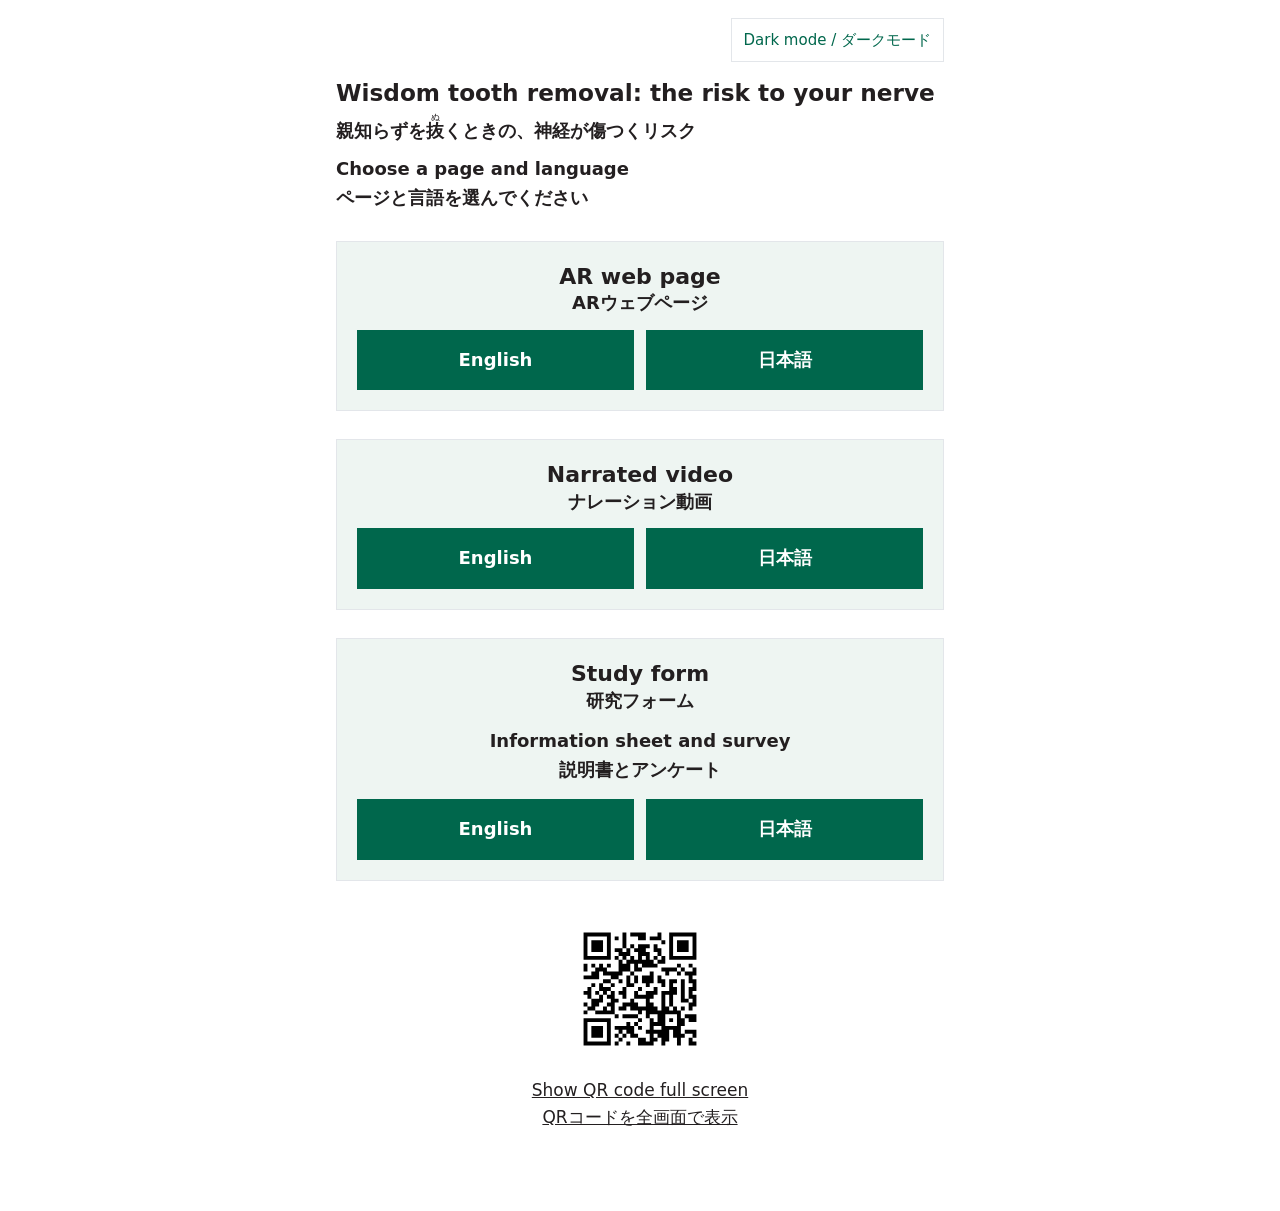
<file: index.html>
<!doctype html>
<html lang="en">
<head>
<meta charset="utf-8">
<meta name="viewport" content="width=device-width, initial-scale=1">
<title>Wisdom tooth removal: the risk to your nerve | 親知らずを抜くときの、神経が傷つくリスク</title>
<meta name="robots" content="noindex">
<script>
// The home page starts each session in light mode, even if the last participant chose dark mode in this tab.
try { sessionStorage.removeItem('theme'); } catch (e) {}
</script>
<link rel="stylesheet" href="style.css">
<style>
  h1 span { display: block; font-size: 1.1rem; margin-top: 4px; }
  .lead { font-size: 18px; font-weight: 600; margin: 8px 0 0; }
  .choice { margin-top: 28px; padding: 20px; border: 1px solid var(--line); border-radius: 0; background: var(--card); }
  .choice h2 { margin: 0 0 14px; text-align: center; font-size: 22px; line-height: 1.35; }
  .choice h2 span { display: block; font-size: 18px; font-weight: 600; }
  .pick { display: grid; grid-template-columns: 1fr 1fr; gap: 12px; }
  .top { display: flex; justify-content: flex-end; padding-top: 10px; }
  .pick a, .pick .pick-off { display: flex; flex-direction: column; justify-content: center; text-align: center; padding: 16px 8px; border-radius: 0;
    background: var(--ar); color: var(--ar-text); text-decoration: none; font-weight: 600; font-size: 18px; }
  .pick .pick-off { background: var(--card); color: var(--muted); border: 1px dashed var(--line); }
  .pick a small, .pick .pick-off small { display: block; font-size: 14px; font-weight: 400; }
  .qr { margin: 28px 0 32px; text-align: center; }
  .qr button { background: none; border: 0; padding: 0; cursor: pointer; font: inherit; color: var(--text); }
  .qr img { display: block; width: 160px; height: 160px; margin: 0 auto 8px; padding: 8px; background: #fff; border-radius: 0; }
  .qr span { text-decoration: underline; }
  #qr-big { width: 100vw; height: 100vh; height: 100dvh; max-width: none; max-height: none; margin: 0; padding: 0; border: 0; background: #fff; color: #000; }
  #qr-big[open] { display: flex; flex-direction: column; align-items: center; justify-content: center; gap: 16px; }
  #qr-big img { width: min(88vw, 70vh); height: min(88vw, 70vh); }
  #qr-big p { margin: 0; font-size: min(18px, 4.2vw); white-space: nowrap; text-align: center; padding: 0 16px; }
  #qr-big button { font: inherit; font-size: 18px; padding: 10px 22px; border-radius: 0; border: 1px solid #231f20; background: #fff; color: #231f20; cursor: pointer; }
</style>
</head>
<body>
<main>
  <div class="top"><button class="theme" id="theme" type="button" data-dark="Dark mode" data-dark-ja="ダークモード" data-light="Light mode" data-light-ja="ライトモード">Dark mode</button></div>
  <h1>Wisdom tooth removal: the risk to your nerve<span lang="ja">親知らずを<ruby>抜<rt>ぬ</rt></ruby>くときの、神経が傷つくリスク</span></h1>
  <p class="lead">Choose a page and language<br><span lang="ja">ページと言語を選んでください</span></p>
  <section class="choice" aria-labelledby="ar">
    <h2 id="ar">AR web page<span lang="ja">ARウェブページ</span></h2>
    <div class="pick">
      <a href="en/" aria-label="AR web page, English">English</a>
      <a href="ja/" lang="ja" aria-label="ARウェブページ、日本語">日本語</a>
    </div>
  </section>
  <section class="choice" aria-labelledby="video">
    <h2 id="video">Narrated video<span lang="ja">ナレーション動画</span></h2>
    <div class="pick">
      <a href="video/en/" aria-label="Narrated video, English">English</a>
      <a href="video/ja/" lang="ja" aria-label="ナレーション動画、日本語">日本語</a>
    </div>
  </section>
  <section class="choice" aria-labelledby="form">
    <h2 id="form">Study form<span lang="ja">研究フォーム</span></h2>
    <p class="lead" style="text-align:center;margin:0 0 14px">Information sheet and survey<br><span lang="ja">説明書とアンケート</span></p>
    <div class="pick">
      <a href="https://forms.cloud.microsoft/r/YUmReSXhMz" target="_blank" rel="noopener" aria-label="Study form, English (opens in a new tab)">English</a>
      <a href="https://forms.cloud.microsoft/r/aGP35Gsv1u" lang="ja" target="_blank" rel="noopener" aria-label="研究フォーム、日本語（新しいタブで開きます）">日本語</a>
    </div>
  </section>
  <div class="qr">
    <button type="button" id="qr-open" aria-haspopup="dialog">
      <img src="images/qr-home.svg" alt="QR code for this page">
      <span>Show QR code full screen</span><br><span lang="ja">QRコードを全画面で表示</span>
    </button>
  </div>
</main>
<dialog id="qr-big" aria-label="QR code for this page">
  <img src="images/qr-home.svg" alt="QR code: https://cbct-2026.github.io/wisdom-tooth/">
  <p>https://cbct-2026.github.io/wisdom-tooth/</p>
  <button type="button" id="qr-close">Close / <span lang="ja">閉じる</span></button>
</dialog>
<script src="theme.js"></script>
<script>
const qrBig = document.getElementById('qr-big');
document.getElementById('qr-open').addEventListener('click', () => {
  qrBig.showModal();
  if (qrBig.requestFullscreen) qrBig.requestFullscreen().catch(() => {});
});
const closeQr = () => { if (document.fullscreenElement) document.exitFullscreen().catch(() => {}); qrBig.close(); };
document.getElementById('qr-close').addEventListener('click', closeQr);
// Only the Close button or Esc closes it, so a stray tap while someone scans does not.
document.addEventListener('fullscreenchange', () => { if (!document.fullscreenElement && qrBig.open) qrBig.close(); });
</script>
</body>
</html>
</file>
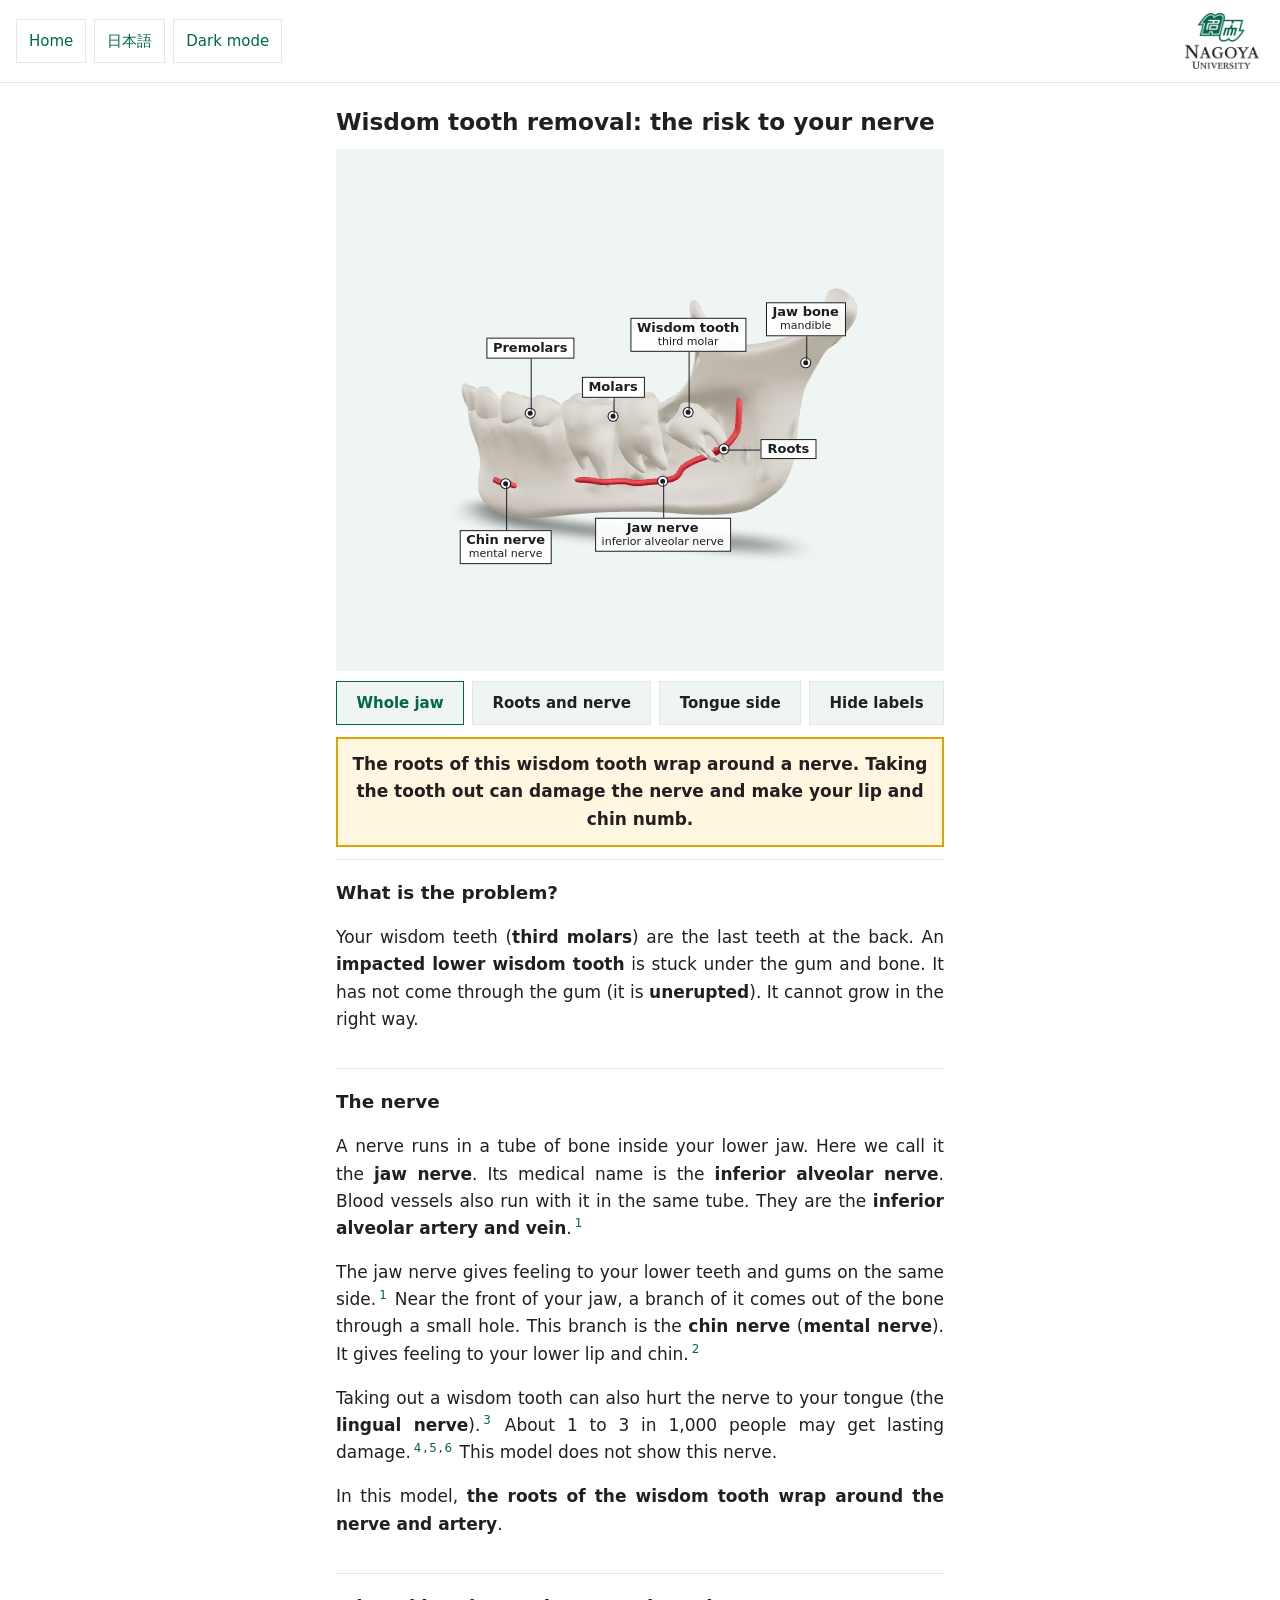
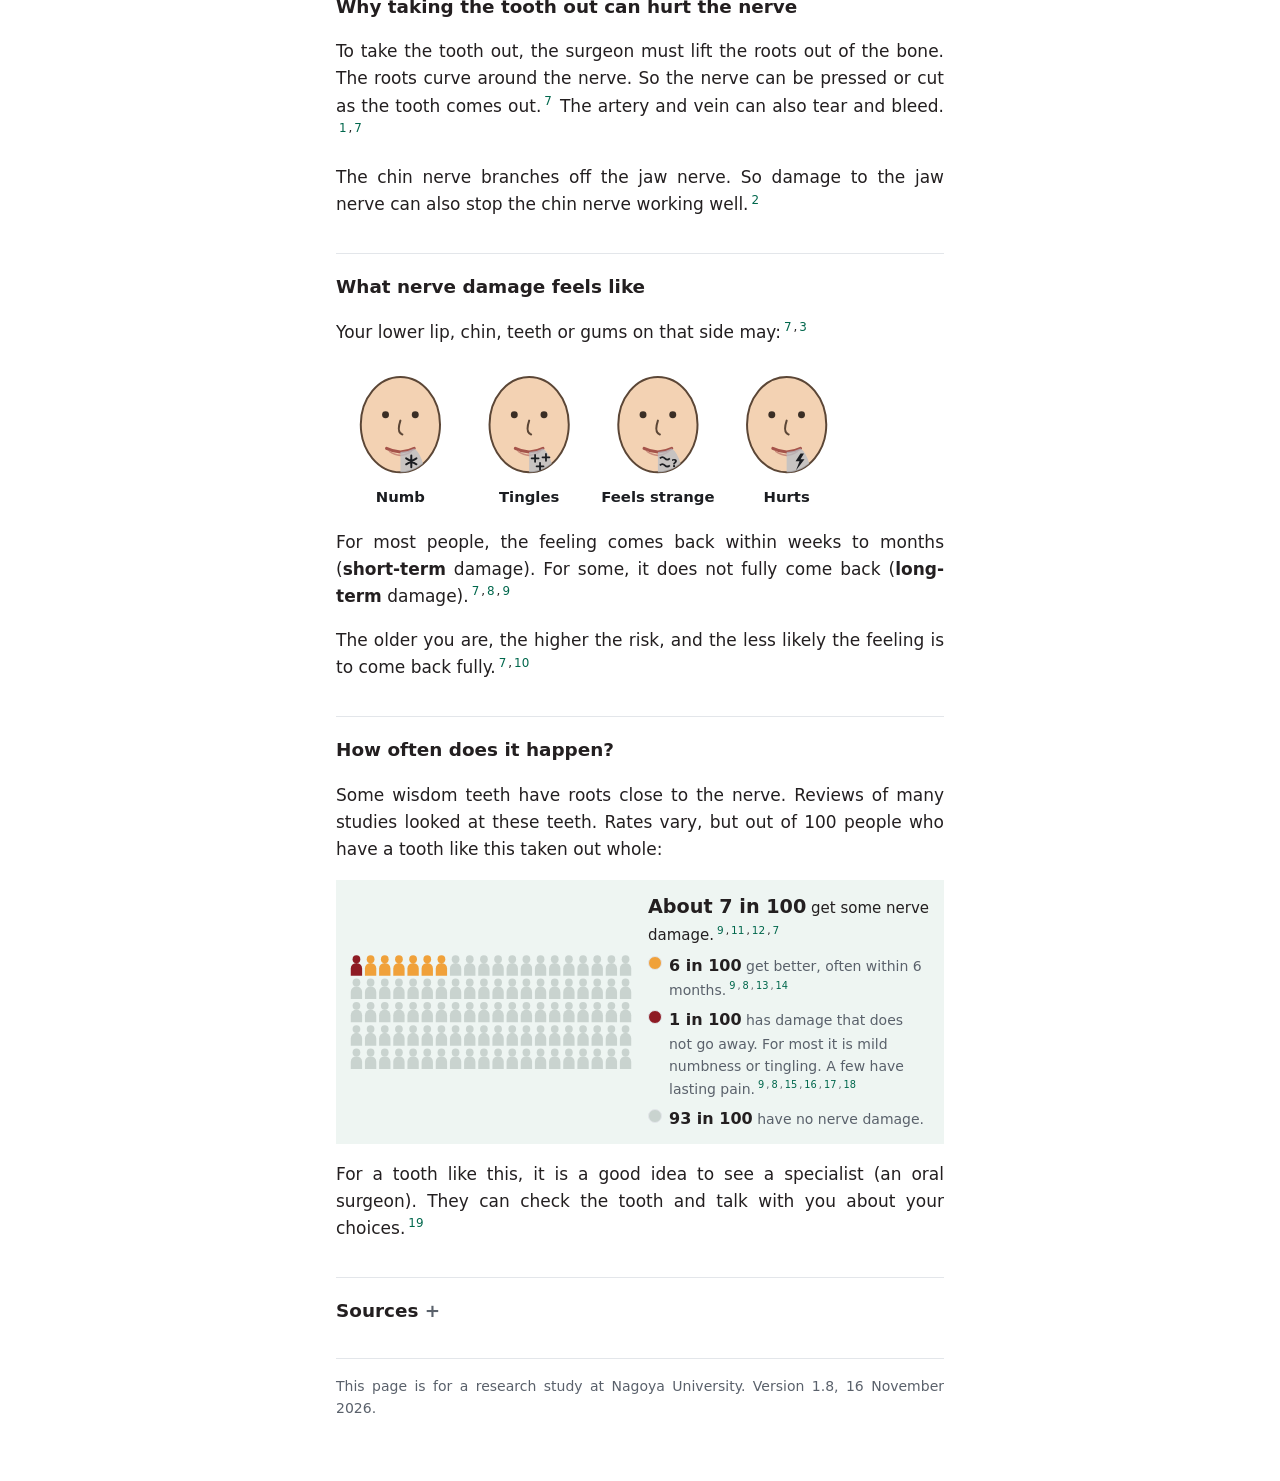
<file: en/index.html>
<!doctype html>
<html lang="en">
<head>
<meta charset="utf-8">
<meta name="viewport" content="width=device-width, initial-scale=1">
<title>Wisdom tooth removal: the risk to your nerve | AR web page</title>
<meta name="description" content="An interactive 3D model showing why removing an impacted lower wisdom tooth can injure the nerve near it.">
<meta name="robots" content="noindex">
<script>
// Pages open in light mode; dark only if chosen with the toggle in this browser tab.
try { if (sessionStorage.getItem('theme') === 'dark') document.documentElement.dataset.theme = 'dark'; } catch (e) {}
// The models are Draco-compressed; the decoder is served from this site.
self.ModelViewerElement = { dracoDecoderLocation: new URL('../vendor/draco/', location.href).href };
</script>
<link rel="stylesheet" href="../style.css">
<script type="module" src="../vendor/model-viewer/model-viewer.min.js"></script>
</head>
<body>
<header class="bar">
  <div class="bar-left">
    <a class="lang" href="../">Home</a>
    <a class="lang" href="../ja/" lang="ja" hreflang="ja">日本語</a>
    <button class="theme" id="theme" type="button" data-dark="Dark mode" data-light="Light mode">Dark mode</button>
  </div>
  <img class="logo" src="../images/nagoya-logo.png" width="85" height="64" alt="Nagoya University">
</header>

<main>
  <h1>Wisdom tooth removal: the risk to your nerve</h1>
  <!-- MODEL: models/wisdom-tooth.glb (keep it under 5 MB). -->
  <model-viewer id="mv"
    src="../models/wisdom-tooth.glb"
    ios-src="../models/wisdom-tooth.usdz"
    alt="3D model of an impacted lower wisdom tooth whose roots wrap around the nerve and artery"
    ar ar-modes="webxr scene-viewer quick-look" ar-scale="auto"
    camera-controls camera-orbit="90deg 80deg auto" touch-action="pan-y" interaction-prompt="auto"
    shadow-intensity="1" exposure="1" loading="eager">
    <button slot="ar-button" class="ar-btn">View in AR (place in the room)</button>
    <div class="hotspot" slot="hotspot-1" data-position="-0.0374m -0.0324m -0.048m" data-normal="0.95 0 0.3" data-visibility-attribute="visible" data-side="down"><span class="label">Jaw nerve<small>inferior alveolar nerve</small></span></div>
    <div class="hotspot" slot="hotspot-2" data-position="-0.0263m -0.0163m -0.0723m" data-normal="0.95 -0.12 -0.29" data-visibility-attribute="visible" data-side="right"><span class="label">Roots</span></div>
    <div class="hotspot" slot="hotspot-3" data-position="-0.029m -0.0018m -0.0579m" data-normal="0.87 0.49 0" data-visibility-attribute="visible" data-side="up" style="--len: 58px"><span class="label">Wisdom tooth<small>third molar</small></span></div>
    <div class="hotspot" slot="hotspot-4" data-position="-0.0375m -0.005m -0.0275m" data-normal="1 0 0.15" data-visibility-attribute="visible" data-side="up" style="--len: 16px"><span class="label">Molars</span></div>
    <div class="hotspot" slot="hotspot-5" data-far data-position="-0.0505m -0.006m 0.008m" data-normal="1 0 0.25" data-visibility-attribute="visible" data-side="up" style="--len: 52px"><span class="label">Premolars</span></div>
    <div class="hotspot" slot="hotspot-6" data-far data-position="-0.0592m -0.039m 0.0204m" data-normal="1 -0.02 0.05" data-visibility-attribute="visible" data-side="down" style="--len: 44px"><span class="label">Chin nerve<small>mental nerve</small></span></div>
    <div class="hotspot" slot="hotspot-7" data-position="-0.0182m 0.0196m -0.1027m" data-normal="0.92 -0.39 -0.07" data-visibility-attribute="visible" data-side="up" style="--len: 24px"><span class="label">Jaw bone<small>mandible</small></span></div>
    <div class="progress" slot="progress-bar"><div class="progress-fill"></div></div>
</model-viewer>
  <div class="ar-more" id="ar-more" role="group" aria-label="More AR views" hidden>
    <button type="button" data-ar="wisdom-tooth-below">View in AR: from below (roots up)</button>
    <button type="button" data-ar="wisdom-tooth-cheek">View in AR: cheek side up</button>
  </div>
  <div class="controls" role="group" aria-label="Model controls">
    <button type="button" data-orbit="90deg 80deg auto" aria-pressed="true">Whole jaw</button>
    <button type="button" data-orbit="100deg 80deg 0.075m" data-target="-0.033m -0.015m -0.06m" aria-pressed="false">Roots and nerve</button>
    <button type="button" data-orbit="270deg 80deg auto" aria-pressed="false">Tongue side</button>
    <button type="button" id="labels" data-on="Hide labels" data-off="Show labels">Hide labels</button>
  </div>


  <!-- SHARED TEXT START: generated from content/shared-en.html by tools/build.py. Edit that file, not this block. -->
<section class="important">
  <p><b>The roots of this wisdom tooth wrap around a nerve. Taking the tooth out can damage the nerve and make your lip and chin numb.</b></p>
</section>

<section>
  <h2>What is the problem?</h2>
  <p>Your wisdom teeth (<b>third molars</b>) are the last teeth at the back. An <b>impacted lower wisdom tooth</b> is stuck under the gum and bone. It has not come through the gum (it is <b>unerupted</b>). It cannot grow in the right way.</p>
</section>

<section>
  <h2>The nerve</h2>
  <p>A nerve runs in a tube of bone inside your lower jaw. Here we call it the <b>jaw nerve</b>. Its medical name is the <b>inferior alveolar nerve</b>. Blood vessels also run with it in the same tube. They are the <b>inferior alveolar artery and vein</b>.<sup class="cite"><a href="#ref-1">1</a></sup></p>
  <p>The jaw nerve gives feeling to your lower teeth and gums on the same side.<sup class="cite"><a href="#ref-1">1</a></sup> Near the front of your jaw, a branch of it comes out of the bone through a small hole. This branch is the <b>chin nerve</b> (<b>mental nerve</b>). It gives feeling to your lower lip and chin.<sup class="cite"><a href="#ref-2">2</a></sup></p>
  <p>Taking out a wisdom tooth can also hurt the nerve to your tongue (the <b>lingual nerve</b>).<sup class="cite"><a href="#ref-3">3</a></sup> About 1 to 3 in 1,000 people may get lasting damage.<sup class="cite"><a href="#ref-4">4</a>,<a href="#ref-5">5</a>,<a href="#ref-6">6</a></sup> This model does not show this nerve.</p>
  <p>In this model, <b>the roots of the wisdom tooth wrap around the nerve and artery</b>.</p>
</section>

<section>
  <h2>Why taking the tooth out can hurt the nerve</h2>
  <p>To take the tooth out, the surgeon must lift the roots out of the bone. The roots curve around the nerve. So the nerve can be pressed or cut as the tooth comes out.<sup class="cite"><a href="#ref-7">7</a></sup> The artery and vein can also tear and bleed.<sup class="cite"><a href="#ref-1">1</a>,<a href="#ref-7">7</a></sup></p>
  <p>The chin nerve branches off the jaw nerve. So damage to the jaw nerve can also stop the chin nerve working well.<sup class="cite"><a href="#ref-2">2</a></sup></p>
</section>

<section>
  <h2>What nerve damage feels like</h2>
  <p>Your lower lip, chin, teeth or gums on that side may:<sup class="cite"><a href="#ref-7">7</a>,<a href="#ref-3">3</a></sup></p>
  <figure class="symptoms"><img src="../images/symptoms-en.svg" alt="Four cartoon faces. On each, the lower lip and chin on one side is coloured: numb, tingles, feels strange, and hurts."></figure>
  <p>For most people, the feeling comes back within weeks to months (<b>short-term</b> damage). For some, it does not fully come back (<b>long-term</b> damage).<sup class="cite"><a href="#ref-7">7</a>,<a href="#ref-8">8</a>,<a href="#ref-9">9</a></sup></p>
  <p>The older you are, the higher the risk, and the less likely the feeling is to come back fully.<sup class="cite"><a href="#ref-7">7</a>,<a href="#ref-10">10</a></sup></p>
</section>

<section class="risk">
  <h2>How often does it happen?</h2>
  <p>Some wisdom teeth have roots close to the nerve. Reviews of many studies looked at these teeth. Rates vary, but out of 100 people who have a tooth like this taken out whole:</p>
  <div class="stats">
    <img class="icons" src="../images/risk-100.svg" alt="100 people. 93 are grey, 6 are orange and 1 is dark red.">
    <p class="stats-head"><strong>About 7 in 100</strong> get some nerve damage.<sup class="cite"><a href="#ref-9">9</a>,<a href="#ref-11">11</a>,<a href="#ref-12">12</a>,<a href="#ref-7">7</a></sup></p>
    <ul class="key">
      <li><span class="dot recover"></span><span><strong>6 in 100</strong> get better, often within 6 months.<sup class="cite"><a href="#ref-9">9</a>,<a href="#ref-8">8</a>,<a href="#ref-13">13</a>,<a href="#ref-14">14</a></sup></span></li>
      <li><span class="dot permanent"></span><span><strong>1 in 100</strong> has damage that does not go away. For most it is mild numbness or tingling. A few have lasting pain.<sup class="cite"><a href="#ref-9">9</a>,<a href="#ref-8">8</a>,<a href="#ref-15">15</a>,<a href="#ref-16">16</a>,<a href="#ref-17">17</a>,<a href="#ref-18">18</a></sup></span></li>
      <li><span class="dot none"></span><span><strong>93 in 100</strong> have no nerve damage.</span></li>
    </ul>
  </div>
  <p>For a tooth like this, it is a good idea to see a specialist (an oral surgeon). They can check the tooth and talk with you about your choices.<sup class="cite"><a href="#ref-19">19</a></sup></p>
</section>

<section class="refs">
<details>
  <summary><h2>Sources</h2></summary>
  <ol>
    <li id="ref-1">Juodzbalys G, Wang HL, Sabalys G. <span class="rt">Anatomy of mandibular vital structures. Part I: mandibular canal and inferior alveolar neurovascular bundle in relation with dental implantology.</span> J Oral Maxillofac Res. 2010;1(1):e2. <a href="https://doi.org/10.5037/jomr.2010.1102" target="_blank" rel="noopener">doi.org/10.5037/jomr.2010.1102</a></li>
    <li id="ref-2">Juodzbalys G, Wang HL, Sabalys G. <span class="rt">Anatomy of mandibular vital structures. Part II: mandibular incisive canal, mental foramen and associated neurovascular bundles in relation with dental implantology.</span> J Oral Maxillofac Res. 2010;1(1):e3. <a href="https://doi.org/10.5037/jomr.2010.1103" target="_blank" rel="noopener">doi.org/10.5037/jomr.2010.1103</a></li>
    <li id="ref-3">Renton T, Yilmaz Z. <span class="rt">Profiling of patients presenting with posttraumatic neuropathy of the trigeminal nerve.</span> J Orofac Pain. 2011;25(4):333-344. PMID 22247929. <a href="https://pubmed.ncbi.nlm.nih.gov/22247929/" target="_blank" rel="noopener">pubmed.ncbi.nlm.nih.gov/22247929</a></li>
    <li id="ref-4">Lee J, Feng B, Park JS, et al. <span class="rt">Incidence of lingual nerve damage following surgical extraction of mandibular third molars with lingual flap retraction: a systematic review and meta-analysis.</span> PLoS One. 2023;18(2):e0282185. <a href="https://doi.org/10.1371/journal.pone.0282185" target="_blank" rel="noopener">doi.org/10.1371/journal.pone.0282185</a></li>
    <li id="ref-5">Pichler JW, Beirne OR. <span class="rt">Lingual flap retraction and prevention of lingual nerve damage associated with third molar surgery: a systematic review of the literature.</span> Oral Surg Oral Med Oral Pathol Oral Radiol Endod. 2001;91(4):395-401. <a href="https://doi.org/10.1067/moe.2001.114154" target="_blank" rel="noopener">doi.org/10.1067/moe.2001.114154</a></li>
    <li id="ref-6">Petroni G, Passaretti A, Zaccheo F, et al. <span class="rt">Lingual flap protection during third molar surgery: a literature review.</span> Eur J Dent. 2021;15(4):776-781. <a href="https://doi.org/10.1055/s-0041-1730042" target="_blank" rel="noopener">doi.org/10.1055/s-0041-1730042</a></li>
    <li id="ref-7">Sarikov R, Juodzbalys G. <span class="rt">Inferior alveolar nerve injury after mandibular third molar extraction: a literature review.</span> J Oral Maxillofac Res. 2014;5(4):e1. <a href="https://doi.org/10.5037/jomr.2014.5401" target="_blank" rel="noopener">doi.org/10.5037/jomr.2014.5401</a></li>
    <li id="ref-8">Kang F, Sah MK, Fei G. <span class="rt">Determining the risk relationship associated with inferior alveolar nerve injury following removal of mandibular third molar teeth: a systematic review.</span> J Stomatol Oral Maxillofac Surg. 2019;121(1):63-69. <a href="https://doi.org/10.1016/j.jormas.2019.06.010" target="_blank" rel="noopener">doi.org/10.1016/j.jormas.2019.06.010</a></li>
    <li id="ref-9">Rico-Barroso L, Barroso-Medel M, Gutiérrez-Pérez J, et al. <span class="rt">Coronectomy as an alternative technique to complete extraction of mandibular third molars with risk of nerve injury.</span> Med Oral Patol Oral Cir Bucal. 2026;31(1):e19-e30. <a href="https://doi.org/10.4317/medoral.27459" target="_blank" rel="noopener">doi.org/10.4317/medoral.27459</a></li>
    <li id="ref-10">Queral-Godoy E, Valmaseda-Castellón E, Berini-Aytés L, et al. <span class="rt">Incidence and evolution of inferior alveolar nerve lesions following lower third molar extraction.</span> Oral Surg Oral Med Oral Pathol Oral Radiol Endod. 2005;99(3):259-264. <a href="https://doi.org/10.1016/j.tripleo.2004.06.001" target="_blank" rel="noopener">doi.org/10.1016/j.tripleo.2004.06.001</a></li>
    <li id="ref-11">Derbishi AA, Altayyar RA, Alsubaiei AS, et al. <span class="rt">Coronectomy versus total extraction for third molar surgery: a systematic review and meta-analysis.</span> Cureus. 2026;18(3):e105646. <a href="https://doi.org/10.7759/cureus.105646" target="_blank" rel="noopener">doi.org/10.7759/cureus.105646</a></li>
    <li id="ref-12">Kang FW, Yuan XR, Li GC, et al. <span class="rt">Coronectomy in lower third molar surgery: a systematic review and meta-analysis.</span> J Oral Maxillofac Surg. 2025;83(5):601-615. <a href="https://doi.org/10.1016/j.joms.2025.01.014" target="_blank" rel="noopener">doi.org/10.1016/j.joms.2025.01.014</a></li>
    <li id="ref-13">Kim JW, Cha IH, Kim SJ, et al. Which risk factors are associated with neurosensory deficits of inferior alveolar nerve after mandibular third molar extraction? J Oral Maxillofac Surg. 2012;70(11):2508-2514. <a href="https://doi.org/10.1016/j.joms.2012.06.004" target="_blank" rel="noopener">doi.org/10.1016/j.joms.2012.06.004</a></li>
    <li id="ref-14">Cheung LK, Leung YY, Chow LK, et al. <span class="rt">Incidence of neurosensory deficits and recovery after lower third molar surgery: a prospective clinical study of 4338 cases.</span> Int J Oral Maxillofac Surg. 2010;39(4):320-326. <a href="https://doi.org/10.1016/j.ijom.2009.11.010" target="_blank" rel="noopener">doi.org/10.1016/j.ijom.2009.11.010</a></li>
    <li id="ref-15">Cervera-Espert J, Pérez-Martínez S, Cervera-Ballester J, et al. <span class="rt">Coronectomy of impacted mandibular third molars: a meta-analysis and systematic review of the literature.</span> Med Oral Patol Oral Cir Bucal. 2016;21(4):e505-e513. <a href="https://doi.org/10.4317/medoral.21074" target="_blank" rel="noopener">doi.org/10.4317/medoral.21074</a></li>
    <li id="ref-16">Hillerup S. <span class="rt">Iatrogenic injury to the inferior alveolar nerve: etiology, signs and symptoms, and observations on recovery.</span> Int J Oral Maxillofac Surg. 2008;37(8):704-709. <a href="https://doi.org/10.1016/j.ijom.2008.04.002" target="_blank" rel="noopener">doi.org/10.1016/j.ijom.2008.04.002</a></li>
    <li id="ref-17">Gülicher D, Gerlach KL. <span class="rt">Sensory impairment of the lingual and inferior alveolar nerves following removal of impacted mandibular third molars.</span> Int J Oral Maxillofac Surg. 2001;30(4):306-312. <a href="https://doi.org/10.1054/ijom.2001.0057" target="_blank" rel="noopener">doi.org/10.1054/ijom.2001.0057</a></li>
    <li id="ref-18">Leung YY. <span class="rt">Management and prevention of third molar surgery-related trigeminal nerve injury: time for a rethink.</span> J Korean Assoc Oral Maxillofac Surg. 2019;45(5):233-240. <a href="https://doi.org/10.5125/jkaoms.2019.45.5.233" target="_blank" rel="noopener">doi.org/10.5125/jkaoms.2019.45.5.233</a></li>
    <li id="ref-19">Faculty of Dental Surgery, Royal College of Surgeons of England. Parameters of care for patients undergoing mandibular third molar surgery. London: RCS England; 2020. <a href="https://www.rcseng.ac.uk/-/media/Files/RCS/FDS/3rd-molar-guidelines--April-2021-v3.pdf" target="_blank" rel="noopener">www.rcseng.ac.uk/-/media/Files/RCS/FDS/3rd-molar-guidelines--April-2021-v3.pdf</a></li>
  </ol>
</details>
</section>
  <!-- SHARED TEXT END -->

  <p class="disclaimer">This page is for a research study at Nagoya University. Version 1.8, 16 November 2026.</p>
</main>

<script src="../theme.js"></script>
<script src="../viewer.js"></script>
</body>
</html>
</file>
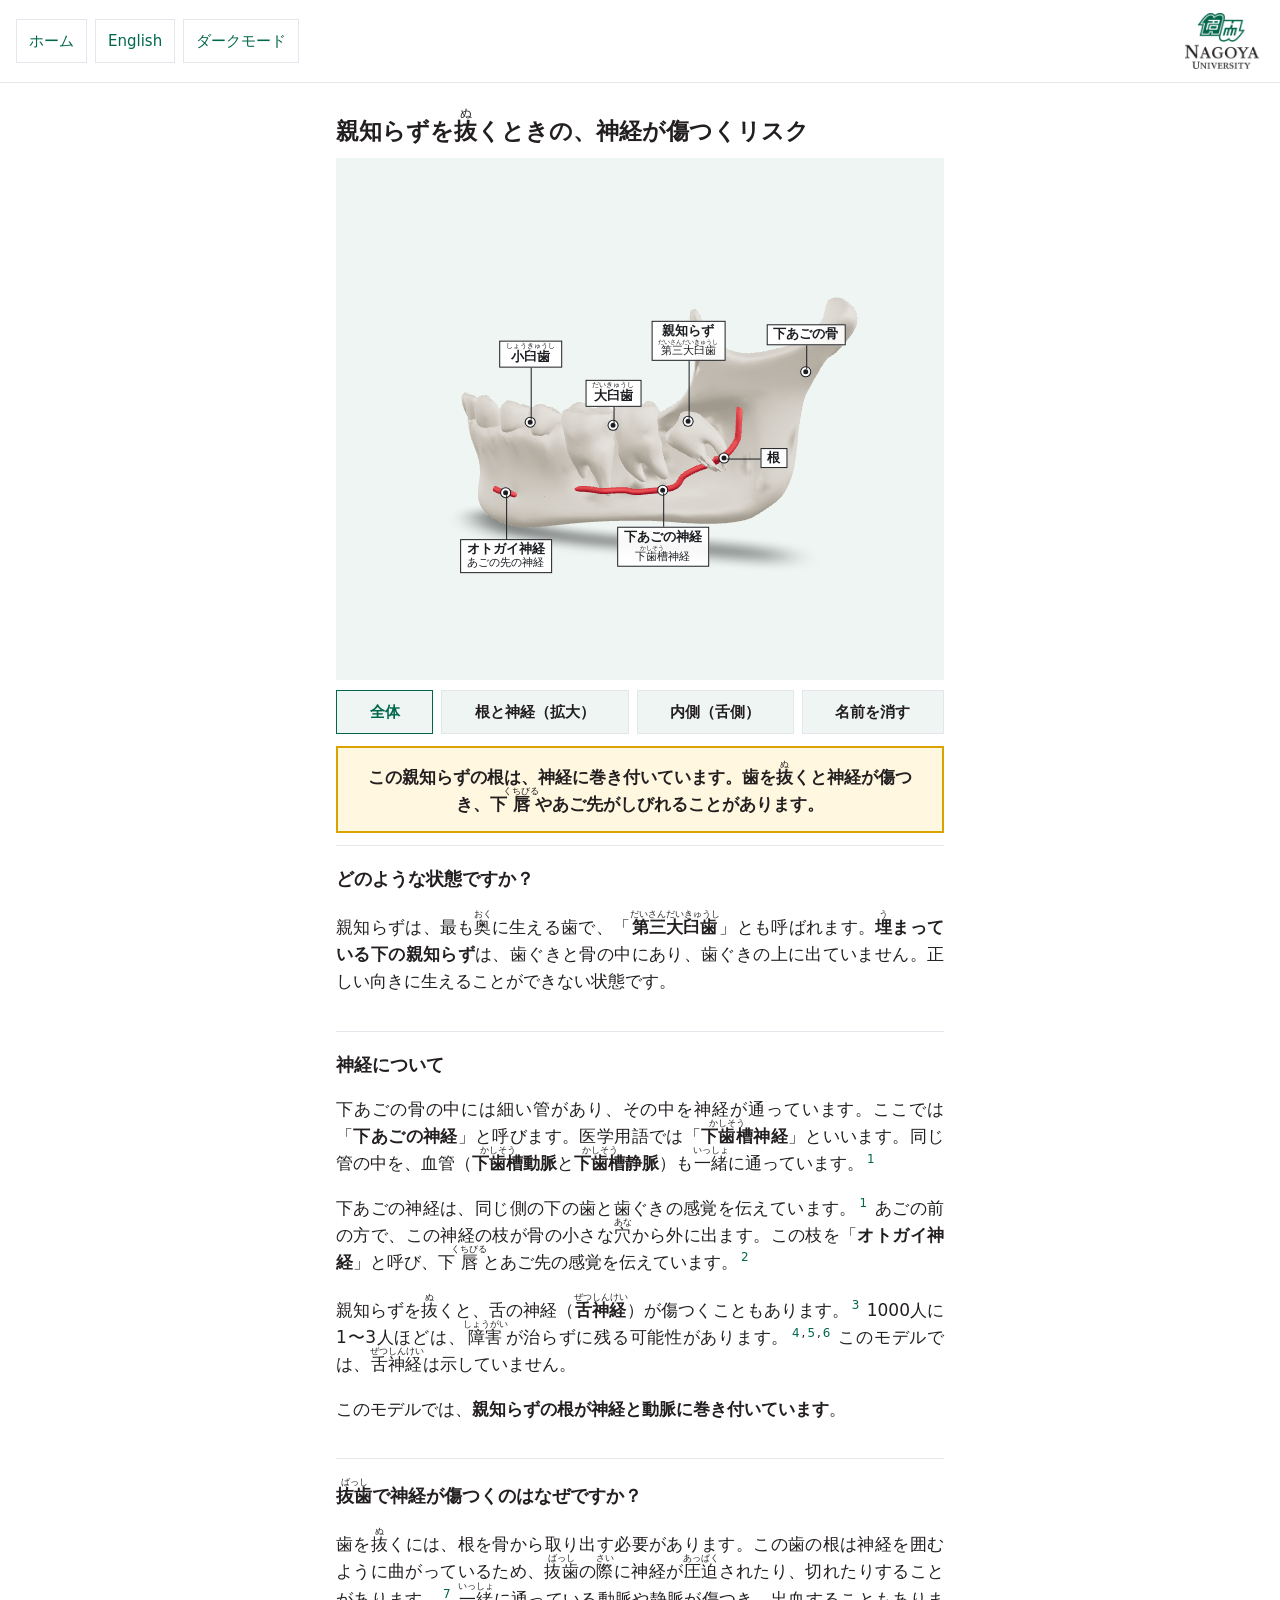
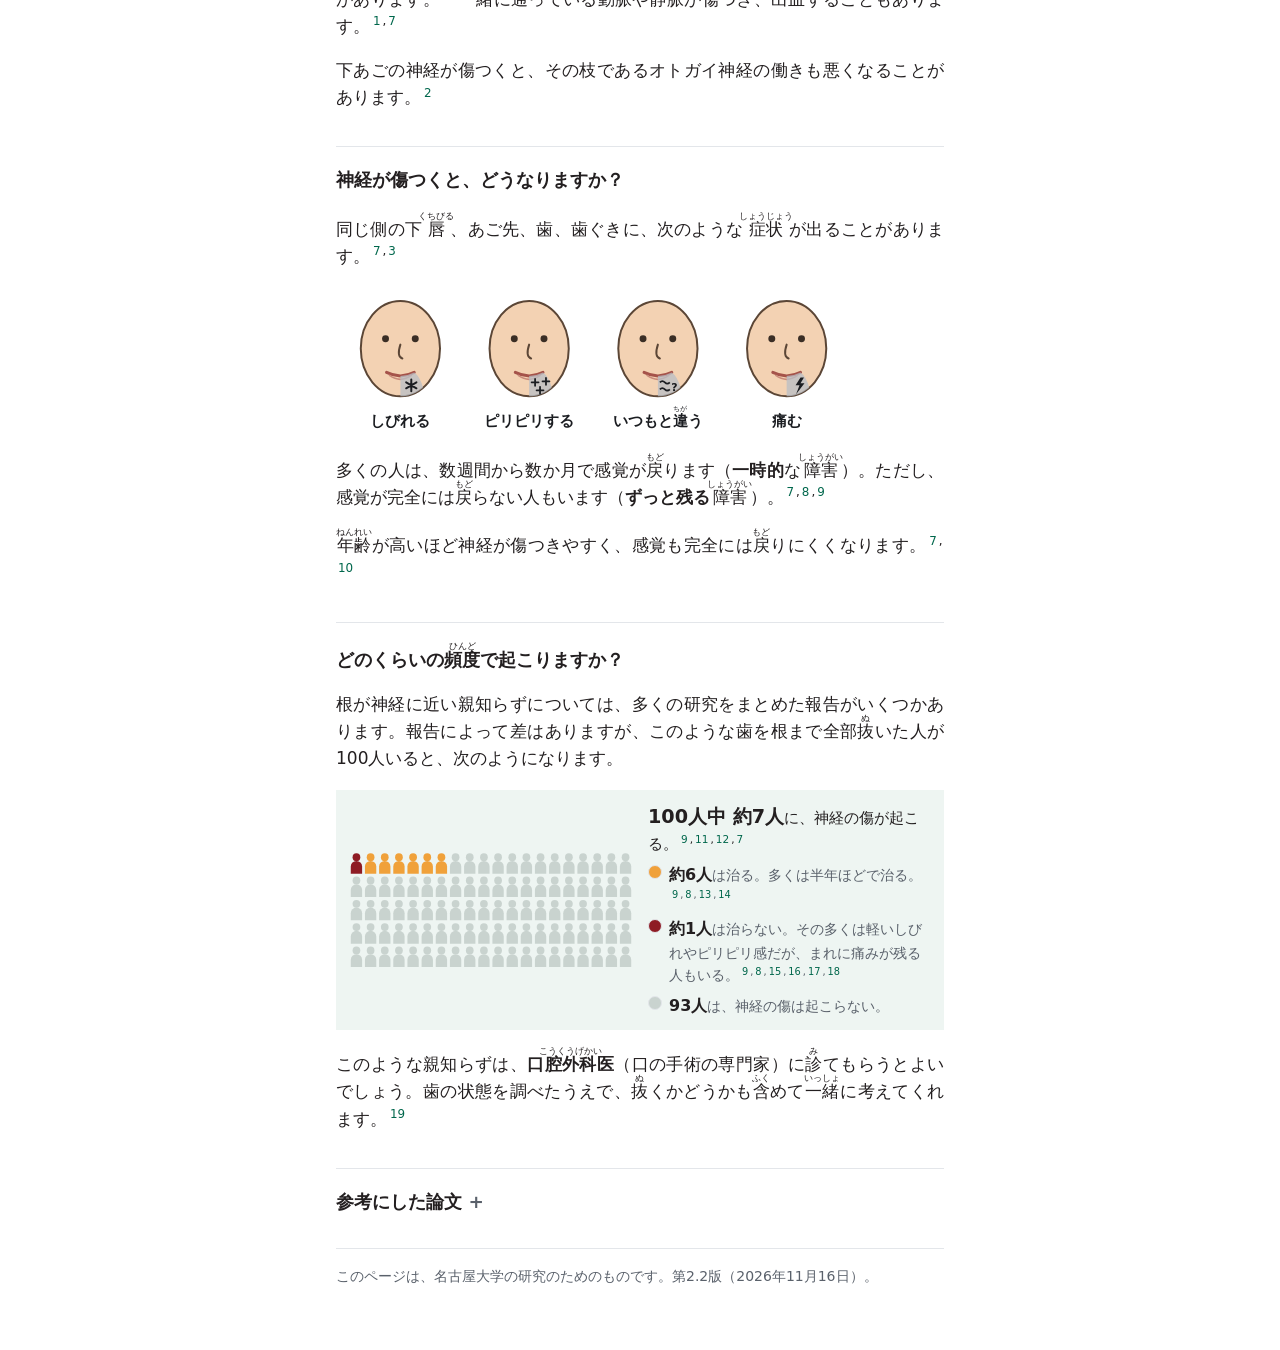
<file: ja/index.html>
<!doctype html>
<html lang="ja">
<head>
<meta charset="utf-8">
<meta name="viewport" content="width=device-width, initial-scale=1">
<title>親知らずを抜くときの、神経が傷つくリスク | ARウェブページ</title>
<meta name="description" content="埋まっている下の親知らずを抜くと、なぜ隣の神経が傷つく可能性があるのかを示す3Dモデルです。">
<meta name="robots" content="noindex">
<script>
// Pages open in light mode; dark only if chosen with the toggle in this browser tab.
try { if (sessionStorage.getItem('theme') === 'dark') document.documentElement.dataset.theme = 'dark'; } catch (e) {}
// The models are Draco-compressed; the decoder is served from this site.
self.ModelViewerElement = { dracoDecoderLocation: new URL('../vendor/draco/', location.href).href };
</script>
<link rel="stylesheet" href="../style.css">
<script type="module" src="../vendor/model-viewer/model-viewer.min.js"></script>
</head>
<body>
<header class="bar">
  <div class="bar-left">
    <a class="lang" href="../">ホーム</a>
    <a class="lang" href="../en/" lang="en" hreflang="en">English</a>
    <button class="theme" id="theme" type="button" data-dark="ダークモード" data-light="ライトモード">ダークモード</button>
  </div>
  <img class="logo" src="../images/nagoya-logo.png" width="85" height="64" alt="名古屋大学">
</header>

<main>
  <h1>親知らずを<ruby>抜<rt>ぬ</rt></ruby>くときの、神経が傷つくリスク</h1>
  <!-- MODEL: models/wisdom-tooth.glb（5 MB以下）。 -->
  <model-viewer id="mv"
    src="../models/wisdom-tooth.glb"
    ios-src="../models/wisdom-tooth.usdz"
    alt="根が神経と動脈に巻き付いている、うまった下の親知らずの3Dモデル"
    ar ar-modes="webxr scene-viewer quick-look" ar-scale="auto"
    camera-controls camera-orbit="90deg 80deg auto" touch-action="pan-y" interaction-prompt="auto"
    shadow-intensity="1" exposure="1" loading="eager">
    <button slot="ar-button" class="ar-btn">AR表示（まわりの空間に置く）</button>
    <div class="hotspot" slot="hotspot-1" data-position="-0.0374m -0.0324m -0.048m" data-normal="0.95 0 0.3" data-visibility-attribute="visible" data-side="down"><span class="label">下あごの神経<small><ruby>下歯槽<rt>かしそう</rt></ruby>神経</small></span></div>
    <div class="hotspot" slot="hotspot-2" data-position="-0.0263m -0.0163m -0.0723m" data-normal="0.95 -0.12 -0.29" data-visibility-attribute="visible" data-side="right"><span class="label">根</span></div>
    <div class="hotspot" slot="hotspot-3" data-position="-0.029m -0.0018m -0.0579m" data-normal="0.87 0.49 0" data-visibility-attribute="visible" data-side="up" style="--len: 58px"><span class="label">親知らず<small><ruby>第三大臼歯<rt>だいさんだいきゅうし</rt></ruby></small></span></div>
    <div class="hotspot" slot="hotspot-4" data-position="-0.0375m -0.005m -0.0275m" data-normal="1 0 0.15" data-visibility-attribute="visible" data-side="up" style="--len: 16px"><span class="label"><ruby>大臼歯<rt>だいきゅうし</rt></ruby></span></div>
    <div class="hotspot" slot="hotspot-5" data-far data-position="-0.0505m -0.006m 0.008m" data-normal="1 0 0.25" data-visibility-attribute="visible" data-side="up" style="--len: 52px"><span class="label"><ruby>小臼歯<rt>しょうきゅうし</rt></ruby></span></div>
    <div class="hotspot" slot="hotspot-6" data-far data-position="-0.0592m -0.039m 0.0204m" data-normal="1 -0.02 0.05" data-visibility-attribute="visible" data-side="down" style="--len: 44px"><span class="label">オトガイ神経<small>あごの先の神経</small></span></div>
    <div class="hotspot" slot="hotspot-7" data-position="-0.0182m 0.0196m -0.1027m" data-normal="0.92 -0.39 -0.07" data-visibility-attribute="visible" data-side="up" style="--len: 24px"><span class="label">下あごの骨</span></div>
    <div class="progress" slot="progress-bar"><div class="progress-fill"></div></div>
</model-viewer>
  <div class="ar-more" id="ar-more" role="group" aria-label="ほかの向きのAR表示" hidden>
    <button type="button" data-ar="wisdom-tooth-below">AR表示：下から見る（根を上に）</button>
    <button type="button" data-ar="wisdom-tooth-cheek">AR表示：ほお側を上に</button>
  </div>
  <div class="controls" role="group" aria-label="モデルの操作">
    <button type="button" data-orbit="90deg 80deg auto" aria-pressed="true">全体</button>
    <button type="button" data-orbit="100deg 80deg 0.075m" data-target="-0.033m -0.015m -0.06m" aria-pressed="false">根と神経（拡大）</button>
    <button type="button" data-orbit="270deg 80deg auto" aria-pressed="false">内側（舌側）</button>
    <button type="button" id="labels" data-on="名前を消す" data-off="名前を表示">名前を消す</button>
  </div>


  <!-- SHARED TEXT START: generated from content/shared-ja.html by tools/build.py. Edit that file, not this block. -->
<section class="important">
  <p><b>この親知らずの根は、神経に巻き付いています。歯を<ruby>抜<rt>ぬ</rt></ruby>くと神経が傷つき、下<ruby>唇<rt>くちびる</rt></ruby>やあご先がしびれることがあります。</b></p>
</section>

<section>
  <h2>どのような状態ですか？</h2>
  <p>親知らずは、最も<ruby>奥<rt>おく</rt></ruby>に生える歯で、「<b><ruby>第三大臼歯<rt>だいさんだいきゅうし</rt></ruby></b>」とも呼ばれます。<b><ruby>埋<rt>う</rt></ruby>まっている下の親知らず</b>は、歯ぐきと骨の中にあり、歯ぐきの上に出ていません。正しい向きに生えることができない状態です。</p>
</section>

<section>
  <h2>神経について</h2>
  <p>下あごの骨の中には細い管があり、その中を神経が通っています。ここでは「<b>下あごの神経</b>」と呼びます。医学用語では「<b><ruby>下歯槽<rt>かしそう</rt></ruby>神経</b>」といいます。同じ管の中を、血管（<b><ruby>下歯槽<rt>かしそう</rt></ruby>動脈</b>と<b><ruby>下歯槽<rt>かしそう</rt></ruby>静脈</b>）も<ruby>一緒<rt>いっしょ</rt></ruby>に通っています。<sup class="cite"><a href="#ref-1">1</a></sup></p>
  <p>下あごの神経は、同じ側の下の歯と歯ぐきの感覚を伝えています。<sup class="cite"><a href="#ref-1">1</a></sup> あごの前の方で、この神経の枝が骨の小さな<ruby>穴<rt>あな</rt></ruby>から外に出ます。この枝を「<b>オトガイ神経</b>」と呼び、下<ruby>唇<rt>くちびる</rt></ruby>とあご先の感覚を伝えています。<sup class="cite"><a href="#ref-2">2</a></sup></p>
  <p>親知らずを<ruby>抜<rt>ぬ</rt></ruby>くと、舌の神経（<b><ruby>舌神経<rt>ぜつしんけい</rt></ruby></b>）が傷つくこともあります。<sup class="cite"><a href="#ref-3">3</a></sup> 1000人に1〜3人ほどは、<ruby>障害<rt>しょうがい</rt></ruby>が治らずに残る可能性があります。<sup class="cite"><a href="#ref-4">4</a>,<a href="#ref-5">5</a>,<a href="#ref-6">6</a></sup> このモデルでは、<ruby>舌神経<rt>ぜつしんけい</rt></ruby>は示していません。</p>
  <p>このモデルでは、<b>親知らずの根が神経と動脈に巻き付いています</b>。</p>
</section>

<section>
  <h2><ruby>抜歯<rt>ばっし</rt></ruby>で神経が傷つくのはなぜですか？</h2>
  <p>歯を<ruby>抜<rt>ぬ</rt></ruby>くには、根を骨から取り出す必要があります。この歯の根は神経を囲むように曲がっているため、<ruby>抜歯<rt>ばっし</rt></ruby>の<ruby>際<rt>さい</rt></ruby>に神経が<ruby>圧迫<rt>あっぱく</rt></ruby>されたり、切れたりすることがあります。<sup class="cite"><a href="#ref-7">7</a></sup> <ruby>一緒<rt>いっしょ</rt></ruby>に通っている動脈や静脈が傷つき、出血することもあります。<sup class="cite"><a href="#ref-1">1</a>,<a href="#ref-7">7</a></sup></p>
  <p>下あごの神経が傷つくと、その枝であるオトガイ神経の働きも悪くなることがあります。<sup class="cite"><a href="#ref-2">2</a></sup></p>
</section>

<section>
  <h2>神経が傷つくと、どうなりますか？</h2>
  <p>同じ側の下<ruby>唇<rt>くちびる</rt></ruby>、あご先、歯、歯ぐきに、次のような<ruby>症状<rt>しょうじょう</rt></ruby>が出ることがあります。<sup class="cite"><a href="#ref-7">7</a>,<a href="#ref-3">3</a></sup></p>
  <figure class="symptoms"><img src="../images/symptoms-ja.svg" alt="4つの顔の絵。どれも片側の下唇とあご先に色がついています：しびれる、ピリピリする、いつもと違う、痛む。"></figure>
  <p>多くの人は、数週間から数か月で感覚が<ruby>戻<rt>もど</rt></ruby>ります（<b>一時的</b>な<ruby>障害<rt>しょうがい</rt></ruby>）。ただし、感覚が完全には<ruby>戻<rt>もど</rt></ruby>らない人もいます（<b>ずっと残る</b><ruby>障害<rt>しょうがい</rt></ruby>）。<sup class="cite"><a href="#ref-7">7</a>,<a href="#ref-8">8</a>,<a href="#ref-9">9</a></sup></p>
  <p><ruby>年齢<rt>ねんれい</rt></ruby>が高いほど神経が傷つきやすく、感覚も完全には<ruby>戻<rt>もど</rt></ruby>りにくくなります。<sup class="cite"><a href="#ref-7">7</a>,<a href="#ref-10">10</a></sup></p>
</section>

<section class="risk">
  <h2>どのくらいの<ruby>頻度<rt>ひんど</rt></ruby>で起こりますか？</h2>
  <p>根が神経に近い親知らずについては、多くの研究をまとめた報告がいくつかあります。報告によって差はありますが、このような歯を根まで全部<ruby>抜<rt>ぬ</rt></ruby>いた人が100人いると、次のようになります。</p>
  <div class="stats">
    <img class="icons" src="../images/risk-100.svg" alt="100人の絵。93人が灰色、6人がオレンジ色、1人が濃い赤色。">
    <p class="stats-head"><strong>100人中 約7人</strong>に、神経の傷が起こる。<sup class="cite"><a href="#ref-9">9</a>,<a href="#ref-11">11</a>,<a href="#ref-12">12</a>,<a href="#ref-7">7</a></sup></p>
    <ul class="key">
      <li><span class="dot recover"></span><span><strong>約6人</strong>は治る。多くは半年ほどで治る。<sup class="cite"><a href="#ref-9">9</a>,<a href="#ref-8">8</a>,<a href="#ref-13">13</a>,<a href="#ref-14">14</a></sup></span></li>
      <li><span class="dot permanent"></span><span><strong>約1人</strong>は治らない。その多くは軽いしびれやピリピリ感だが、まれに痛みが残る人もいる。<sup class="cite"><a href="#ref-9">9</a>,<a href="#ref-8">8</a>,<a href="#ref-15">15</a>,<a href="#ref-16">16</a>,<a href="#ref-17">17</a>,<a href="#ref-18">18</a></sup></span></li>
      <li><span class="dot none"></span><span><strong>93人</strong>は、神経の傷は起こらない。</span></li>
    </ul>
  </div>
  <p>このような親知らずは、<b><ruby>口腔外科医<rt>こうくうげかい</rt></ruby></b>（口の手術の専門家）に<ruby>診<rt>み</rt></ruby>てもらうとよいでしょう。歯の状態を調べたうえで、<ruby>抜<rt>ぬ</rt></ruby>くかどうかも<ruby>含<rt>ふく</rt></ruby>めて<ruby>一緒<rt>いっしょ</rt></ruby>に考えてくれます。<sup class="cite"><a href="#ref-19">19</a></sup></p>
</section>

<section class="refs">
<details>
  <summary><h2>参考にした論文</h2></summary>
  <ol lang="en">
    <li id="ref-1">Juodzbalys G, Wang HL, Sabalys G. <span class="rt">Anatomy of mandibular vital structures. Part I: mandibular canal and inferior alveolar neurovascular bundle in relation with dental implantology.</span> J Oral Maxillofac Res. 2010;1(1):e2. <a href="https://doi.org/10.5037/jomr.2010.1102" target="_blank" rel="noopener">doi.org/10.5037/jomr.2010.1102</a></li>
    <li id="ref-2">Juodzbalys G, Wang HL, Sabalys G. <span class="rt">Anatomy of mandibular vital structures. Part II: mandibular incisive canal, mental foramen and associated neurovascular bundles in relation with dental implantology.</span> J Oral Maxillofac Res. 2010;1(1):e3. <a href="https://doi.org/10.5037/jomr.2010.1103" target="_blank" rel="noopener">doi.org/10.5037/jomr.2010.1103</a></li>
    <li id="ref-3">Renton T, Yilmaz Z. <span class="rt">Profiling of patients presenting with posttraumatic neuropathy of the trigeminal nerve.</span> J Orofac Pain. 2011;25(4):333-344. PMID 22247929. <a href="https://pubmed.ncbi.nlm.nih.gov/22247929/" target="_blank" rel="noopener">pubmed.ncbi.nlm.nih.gov/22247929</a></li>
    <li id="ref-4">Lee J, Feng B, Park JS, et al. <span class="rt">Incidence of lingual nerve damage following surgical extraction of mandibular third molars with lingual flap retraction: a systematic review and meta-analysis.</span> PLoS One. 2023;18(2):e0282185. <a href="https://doi.org/10.1371/journal.pone.0282185" target="_blank" rel="noopener">doi.org/10.1371/journal.pone.0282185</a></li>
    <li id="ref-5">Pichler JW, Beirne OR. <span class="rt">Lingual flap retraction and prevention of lingual nerve damage associated with third molar surgery: a systematic review of the literature.</span> Oral Surg Oral Med Oral Pathol Oral Radiol Endod. 2001;91(4):395-401. <a href="https://doi.org/10.1067/moe.2001.114154" target="_blank" rel="noopener">doi.org/10.1067/moe.2001.114154</a></li>
    <li id="ref-6">Petroni G, Passaretti A, Zaccheo F, et al. <span class="rt">Lingual flap protection during third molar surgery: a literature review.</span> Eur J Dent. 2021;15(4):776-781. <a href="https://doi.org/10.1055/s-0041-1730042" target="_blank" rel="noopener">doi.org/10.1055/s-0041-1730042</a></li>
    <li id="ref-7">Sarikov R, Juodzbalys G. <span class="rt">Inferior alveolar nerve injury after mandibular third molar extraction: a literature review.</span> J Oral Maxillofac Res. 2014;5(4):e1. <a href="https://doi.org/10.5037/jomr.2014.5401" target="_blank" rel="noopener">doi.org/10.5037/jomr.2014.5401</a></li>
    <li id="ref-8">Kang F, Sah MK, Fei G. <span class="rt">Determining the risk relationship associated with inferior alveolar nerve injury following removal of mandibular third molar teeth: a systematic review.</span> J Stomatol Oral Maxillofac Surg. 2019;121(1):63-69. <a href="https://doi.org/10.1016/j.jormas.2019.06.010" target="_blank" rel="noopener">doi.org/10.1016/j.jormas.2019.06.010</a></li>
    <li id="ref-9">Rico-Barroso L, Barroso-Medel M, Gutiérrez-Pérez J, et al. <span class="rt">Coronectomy as an alternative technique to complete extraction of mandibular third molars with risk of nerve injury.</span> Med Oral Patol Oral Cir Bucal. 2026;31(1):e19-e30. <a href="https://doi.org/10.4317/medoral.27459" target="_blank" rel="noopener">doi.org/10.4317/medoral.27459</a></li>
    <li id="ref-10">Queral-Godoy E, Valmaseda-Castellón E, Berini-Aytés L, et al. <span class="rt">Incidence and evolution of inferior alveolar nerve lesions following lower third molar extraction.</span> Oral Surg Oral Med Oral Pathol Oral Radiol Endod. 2005;99(3):259-264. <a href="https://doi.org/10.1016/j.tripleo.2004.06.001" target="_blank" rel="noopener">doi.org/10.1016/j.tripleo.2004.06.001</a></li>
    <li id="ref-11">Derbishi AA, Altayyar RA, Alsubaiei AS, et al. <span class="rt">Coronectomy versus total extraction for third molar surgery: a systematic review and meta-analysis.</span> Cureus. 2026;18(3):e105646. <a href="https://doi.org/10.7759/cureus.105646" target="_blank" rel="noopener">doi.org/10.7759/cureus.105646</a></li>
    <li id="ref-12">Kang FW, Yuan XR, Li GC, et al. <span class="rt">Coronectomy in lower third molar surgery: a systematic review and meta-analysis.</span> J Oral Maxillofac Surg. 2025;83(5):601-615. <a href="https://doi.org/10.1016/j.joms.2025.01.014" target="_blank" rel="noopener">doi.org/10.1016/j.joms.2025.01.014</a></li>
    <li id="ref-13">Kim JW, Cha IH, Kim SJ, et al. Which risk factors are associated with neurosensory deficits of inferior alveolar nerve after mandibular third molar extraction? J Oral Maxillofac Surg. 2012;70(11):2508-2514. <a href="https://doi.org/10.1016/j.joms.2012.06.004" target="_blank" rel="noopener">doi.org/10.1016/j.joms.2012.06.004</a></li>
    <li id="ref-14">Cheung LK, Leung YY, Chow LK, et al. <span class="rt">Incidence of neurosensory deficits and recovery after lower third molar surgery: a prospective clinical study of 4338 cases.</span> Int J Oral Maxillofac Surg. 2010;39(4):320-326. <a href="https://doi.org/10.1016/j.ijom.2009.11.010" target="_blank" rel="noopener">doi.org/10.1016/j.ijom.2009.11.010</a></li>
    <li id="ref-15">Cervera-Espert J, Pérez-Martínez S, Cervera-Ballester J, et al. <span class="rt">Coronectomy of impacted mandibular third molars: a meta-analysis and systematic review of the literature.</span> Med Oral Patol Oral Cir Bucal. 2016;21(4):e505-e513. <a href="https://doi.org/10.4317/medoral.21074" target="_blank" rel="noopener">doi.org/10.4317/medoral.21074</a></li>
    <li id="ref-16">Hillerup S. <span class="rt">Iatrogenic injury to the inferior alveolar nerve: etiology, signs and symptoms, and observations on recovery.</span> Int J Oral Maxillofac Surg. 2008;37(8):704-709. <a href="https://doi.org/10.1016/j.ijom.2008.04.002" target="_blank" rel="noopener">doi.org/10.1016/j.ijom.2008.04.002</a></li>
    <li id="ref-17">Gülicher D, Gerlach KL. <span class="rt">Sensory impairment of the lingual and inferior alveolar nerves following removal of impacted mandibular third molars.</span> Int J Oral Maxillofac Surg. 2001;30(4):306-312. <a href="https://doi.org/10.1054/ijom.2001.0057" target="_blank" rel="noopener">doi.org/10.1054/ijom.2001.0057</a></li>
    <li id="ref-18">Leung YY. <span class="rt">Management and prevention of third molar surgery-related trigeminal nerve injury: time for a rethink.</span> J Korean Assoc Oral Maxillofac Surg. 2019;45(5):233-240. <a href="https://doi.org/10.5125/jkaoms.2019.45.5.233" target="_blank" rel="noopener">doi.org/10.5125/jkaoms.2019.45.5.233</a></li>
    <li id="ref-19">Faculty of Dental Surgery, Royal College of Surgeons of England. Parameters of care for patients undergoing mandibular third molar surgery. London: RCS England; 2020. <a href="https://www.rcseng.ac.uk/-/media/Files/RCS/FDS/3rd-molar-guidelines--April-2021-v3.pdf" target="_blank" rel="noopener">www.rcseng.ac.uk/-/media/Files/RCS/FDS/3rd-molar-guidelines--April-2021-v3.pdf</a></li>
  </ol>
</details>
</section>
  <!-- SHARED TEXT END -->

  <p class="disclaimer">このページは、名古屋大学の研究のためのものです。第2.2版（2026年11月16日）。</p>
</main>

<script src="../theme.js"></script>
<script src="../viewer.js"></script>
</body>
</html>
</file>
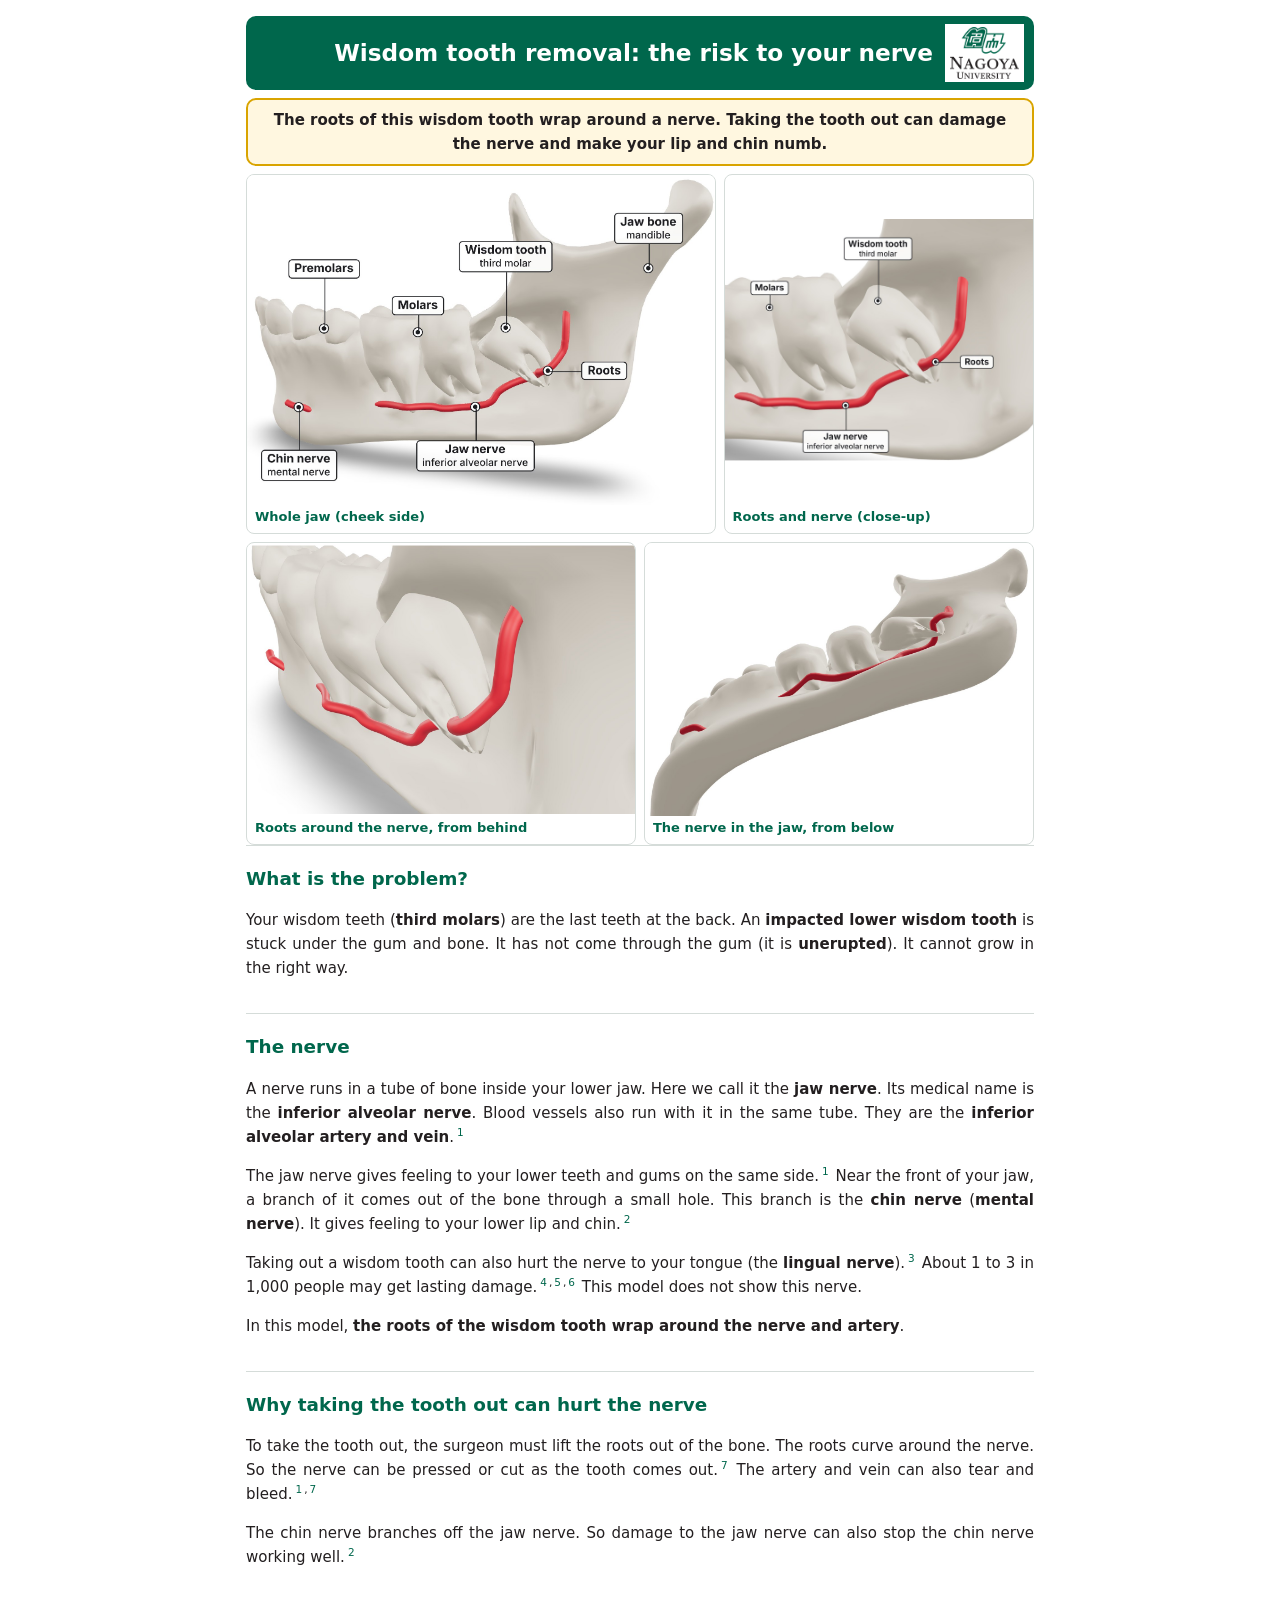
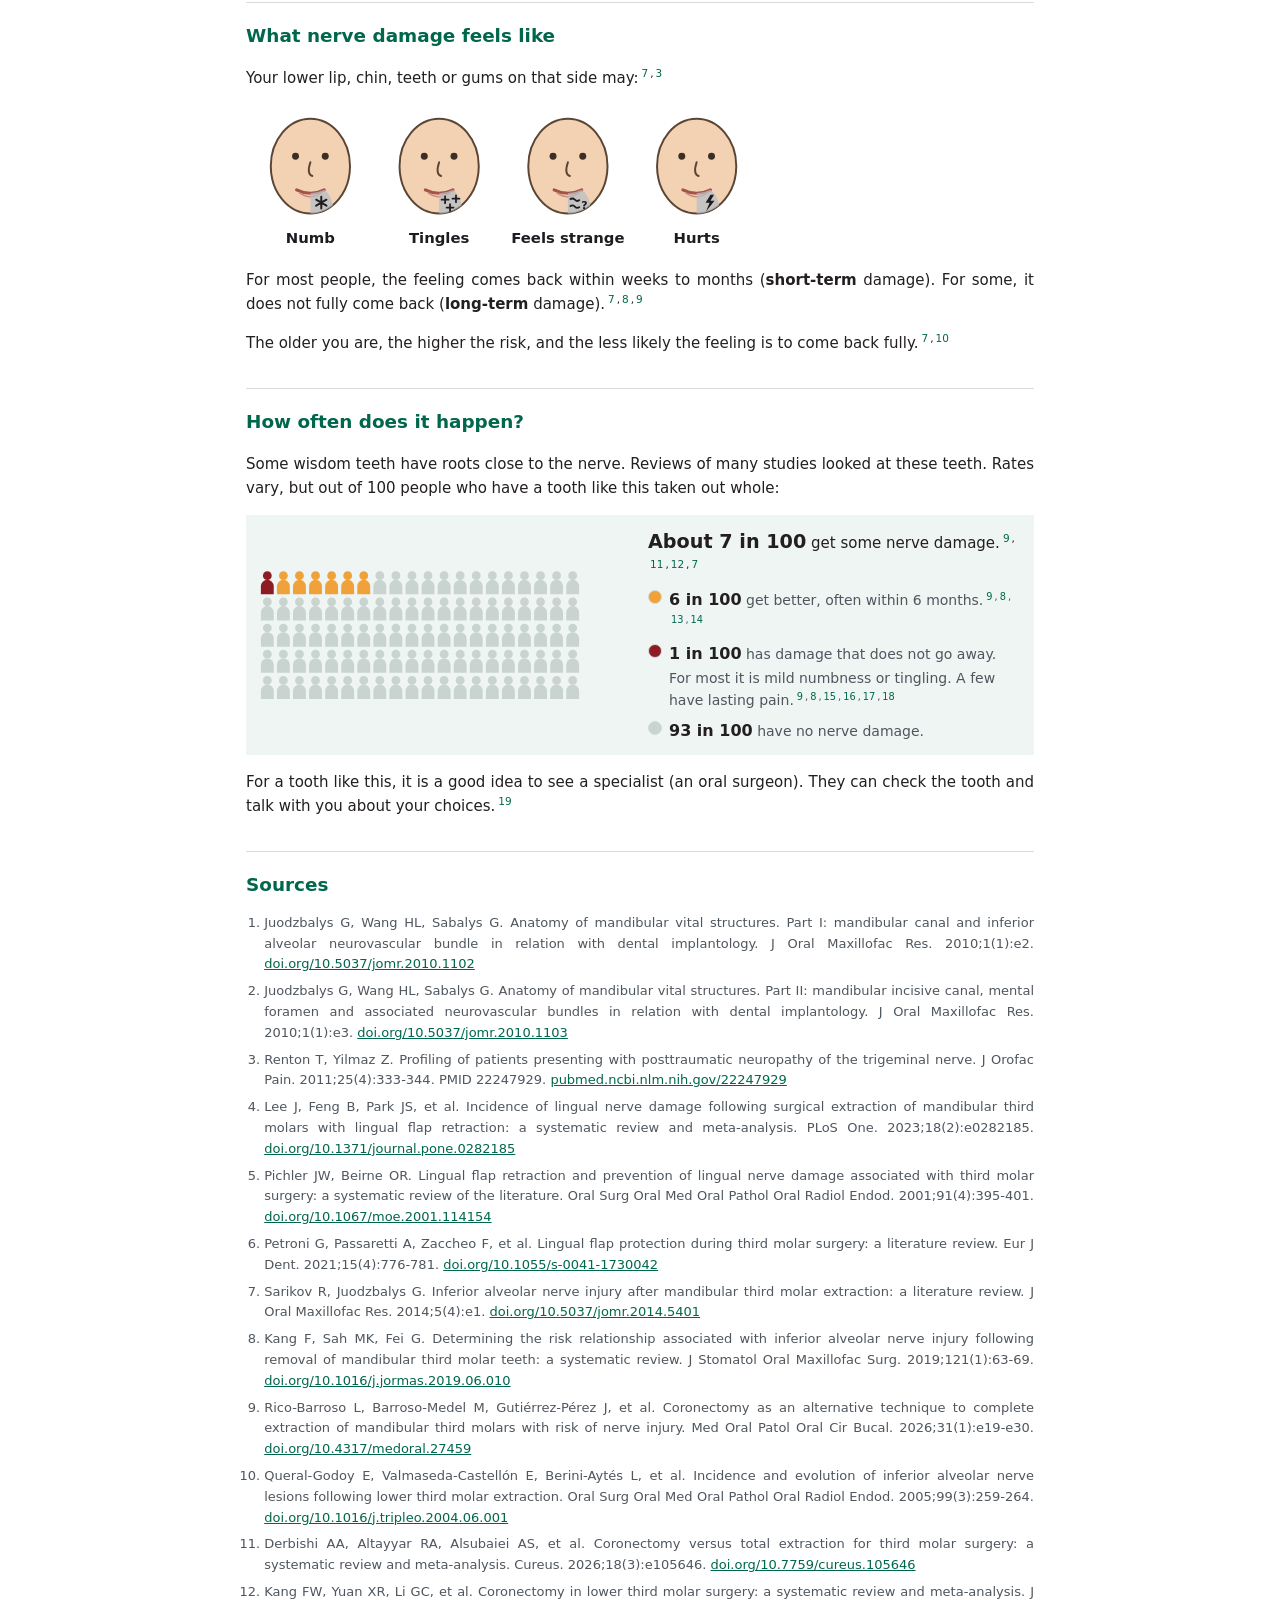
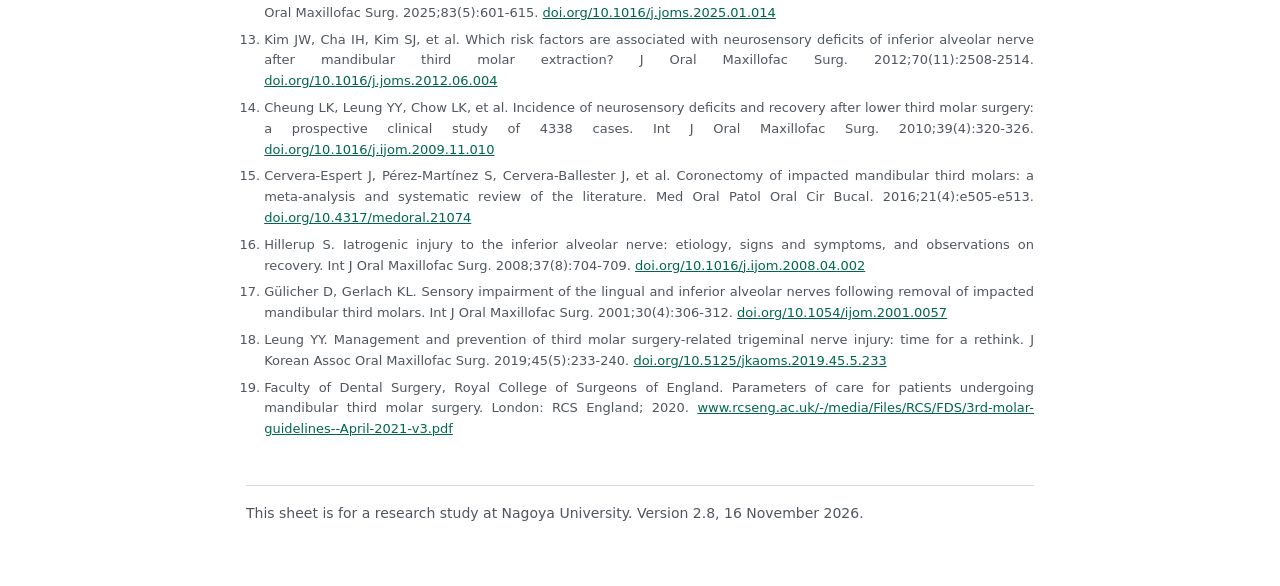
<file: pamphlet/en/index.html>
<!doctype html>
<html lang="en">
<head>
<meta charset="utf-8">
<meta name="viewport" content="width=device-width, initial-scale=1">
<title>Wisdom tooth removal: the risk to your nerve</title>
<meta name="robots" content="noindex">
<link rel="stylesheet" href="../../style.css">
<link rel="stylesheet" href="../pamphlet.css">
</head>
<body class="pamphlet">
<main>
  <header class="sheet-head">
    <h1>Wisdom tooth removal: the risk to your nerve</h1>
    <img class="logo" src="../../images/nagoya-logo.png" width="85" height="64" alt="Nagoya University">
  </header>

  <!-- IMPORTANT START: generated by tools/build.py from the first section of content/shared-en.html. -->
<section class="important">
  <p><b>The roots of this wisdom tooth wrap around a nerve. Taking the tooth out can damage the nerve and make your lip and chin numb.</b></p>
</section>
  <!-- IMPORTANT END -->

  <div class="visual">
    <figure class="v-w"><img src="../../images/sheet-whole-en.jpg" alt="3D model of the left lower jaw from the cheek side, with the parts labelled"><figcaption>Whole jaw (cheek side)</figcaption></figure>
    <figure class="v-c"><img src="../../images/sheet-closeup-en.jpg" alt="Close-up of the wisdom tooth roots wrapped around the red nerve, with the parts labelled"><figcaption>Roots and nerve (close-up)</figcaption></figure>
    <figure class="v-b"><img src="../../images/sheet-behind.jpg" alt="The wisdom tooth seen from behind, with its roots curving around the red nerve"><figcaption>Roots around the nerve, from behind</figcaption></figure>
    <figure class="v-l"><img src="../../images/sheet-below.jpg" alt="The jaw seen from below and the tongue side, showing the red nerve running inside the bone"><figcaption>The nerve in the jaw, from below</figcaption></figure>
  </div>

  <!-- SHARED TEXT START: generated from content/shared-en.html by tools/build.py. Edit that file, not this block. -->
<section>
  <h2>What is the problem?</h2>
  <p>Your wisdom teeth (<b>third molars</b>) are the last teeth at the back. An <b>impacted lower wisdom tooth</b> is stuck under the gum and bone. It has not come through the gum (it is <b>unerupted</b>). It cannot grow in the right way.</p>
</section>

<section>
  <h2>The nerve</h2>
  <p>A nerve runs in a tube of bone inside your lower jaw. Here we call it the <b>jaw nerve</b>. Its medical name is the <b>inferior alveolar nerve</b>. Blood vessels also run with it in the same tube. They are the <b>inferior alveolar artery and vein</b>.<sup class="cite"><a href="#ref-1">1</a></sup></p>
  <p>The jaw nerve gives feeling to your lower teeth and gums on the same side.<sup class="cite"><a href="#ref-1">1</a></sup> Near the front of your jaw, a branch of it comes out of the bone through a small hole. This branch is the <b>chin nerve</b> (<b>mental nerve</b>). It gives feeling to your lower lip and chin.<sup class="cite"><a href="#ref-2">2</a></sup></p>
  <p>Taking out a wisdom tooth can also hurt the nerve to your tongue (the <b>lingual nerve</b>).<sup class="cite"><a href="#ref-3">3</a></sup> About 1 to 3 in 1,000 people may get lasting damage.<sup class="cite"><a href="#ref-4">4</a>,<a href="#ref-5">5</a>,<a href="#ref-6">6</a></sup> This model does not show this nerve.</p>
  <p>In this model, <b>the roots of the wisdom tooth wrap around the nerve and artery</b>.</p>
</section>

<section>
  <h2>Why taking the tooth out can hurt the nerve</h2>
  <p>To take the tooth out, the surgeon must lift the roots out of the bone. The roots curve around the nerve. So the nerve can be pressed or cut as the tooth comes out.<sup class="cite"><a href="#ref-7">7</a></sup> The artery and vein can also tear and bleed.<sup class="cite"><a href="#ref-1">1</a>,<a href="#ref-7">7</a></sup></p>
  <p>The chin nerve branches off the jaw nerve. So damage to the jaw nerve can also stop the chin nerve working well.<sup class="cite"><a href="#ref-2">2</a></sup></p>
</section>

<section>
  <h2>What nerve damage feels like</h2>
  <p>Your lower lip, chin, teeth or gums on that side may:<sup class="cite"><a href="#ref-7">7</a>,<a href="#ref-3">3</a></sup></p>
  <figure class="symptoms"><img src="../../images/symptoms-en.svg" alt="Four cartoon faces. On each, the lower lip and chin on one side is coloured: numb, tingles, feels strange, and hurts."></figure>
  <p>For most people, the feeling comes back within weeks to months (<b>short-term</b> damage). For some, it does not fully come back (<b>long-term</b> damage).<sup class="cite"><a href="#ref-7">7</a>,<a href="#ref-8">8</a>,<a href="#ref-9">9</a></sup></p>
  <p>The older you are, the higher the risk, and the less likely the feeling is to come back fully.<sup class="cite"><a href="#ref-7">7</a>,<a href="#ref-10">10</a></sup></p>
</section>

<section class="risk">
  <h2>How often does it happen?</h2>
  <p>Some wisdom teeth have roots close to the nerve. Reviews of many studies looked at these teeth. Rates vary, but out of 100 people who have a tooth like this taken out whole:</p>
  <div class="stats">
    <img class="icons" src="../../images/risk-100.svg" alt="100 people. 93 are grey, 6 are orange and 1 is dark red.">
    <p class="stats-head"><strong>About 7 in 100</strong> get some nerve damage.<sup class="cite"><a href="#ref-9">9</a>,<a href="#ref-11">11</a>,<a href="#ref-12">12</a>,<a href="#ref-7">7</a></sup></p>
    <ul class="key">
      <li><span class="dot recover"></span><span><strong>6 in 100</strong> get better, often within 6 months.<sup class="cite"><a href="#ref-9">9</a>,<a href="#ref-8">8</a>,<a href="#ref-13">13</a>,<a href="#ref-14">14</a></sup></span></li>
      <li><span class="dot permanent"></span><span><strong>1 in 100</strong> has damage that does not go away. For most it is mild numbness or tingling. A few have lasting pain.<sup class="cite"><a href="#ref-9">9</a>,<a href="#ref-8">8</a>,<a href="#ref-15">15</a>,<a href="#ref-16">16</a>,<a href="#ref-17">17</a>,<a href="#ref-18">18</a></sup></span></li>
      <li><span class="dot none"></span><span><strong>93 in 100</strong> have no nerve damage.</span></li>
    </ul>
  </div>
  <p>For a tooth like this, it is a good idea to see a specialist (an oral surgeon). They can check the tooth and talk with you about your choices.<sup class="cite"><a href="#ref-19">19</a></sup></p>
</section>

<section class="refs">
  <h2>Sources</h2>
  <ol>
    <li id="ref-1">Juodzbalys G, Wang HL, Sabalys G. <span class="rt">Anatomy of mandibular vital structures. Part I: mandibular canal and inferior alveolar neurovascular bundle in relation with dental implantology.</span> J Oral Maxillofac Res. 2010;1(1):e2. <a href="https://doi.org/10.5037/jomr.2010.1102" target="_blank" rel="noopener">doi.org/10.5037/jomr.2010.1102</a></li>
    <li id="ref-2">Juodzbalys G, Wang HL, Sabalys G. <span class="rt">Anatomy of mandibular vital structures. Part II: mandibular incisive canal, mental foramen and associated neurovascular bundles in relation with dental implantology.</span> J Oral Maxillofac Res. 2010;1(1):e3. <a href="https://doi.org/10.5037/jomr.2010.1103" target="_blank" rel="noopener">doi.org/10.5037/jomr.2010.1103</a></li>
    <li id="ref-3">Renton T, Yilmaz Z. <span class="rt">Profiling of patients presenting with posttraumatic neuropathy of the trigeminal nerve.</span> J Orofac Pain. 2011;25(4):333-344. PMID 22247929. <a href="https://pubmed.ncbi.nlm.nih.gov/22247929/" target="_blank" rel="noopener">pubmed.ncbi.nlm.nih.gov/22247929</a></li>
    <li id="ref-4">Lee J, Feng B, Park JS, et al. <span class="rt">Incidence of lingual nerve damage following surgical extraction of mandibular third molars with lingual flap retraction: a systematic review and meta-analysis.</span> PLoS One. 2023;18(2):e0282185. <a href="https://doi.org/10.1371/journal.pone.0282185" target="_blank" rel="noopener">doi.org/10.1371/journal.pone.0282185</a></li>
    <li id="ref-5">Pichler JW, Beirne OR. <span class="rt">Lingual flap retraction and prevention of lingual nerve damage associated with third molar surgery: a systematic review of the literature.</span> Oral Surg Oral Med Oral Pathol Oral Radiol Endod. 2001;91(4):395-401. <a href="https://doi.org/10.1067/moe.2001.114154" target="_blank" rel="noopener">doi.org/10.1067/moe.2001.114154</a></li>
    <li id="ref-6">Petroni G, Passaretti A, Zaccheo F, et al. <span class="rt">Lingual flap protection during third molar surgery: a literature review.</span> Eur J Dent. 2021;15(4):776-781. <a href="https://doi.org/10.1055/s-0041-1730042" target="_blank" rel="noopener">doi.org/10.1055/s-0041-1730042</a></li>
    <li id="ref-7">Sarikov R, Juodzbalys G. <span class="rt">Inferior alveolar nerve injury after mandibular third molar extraction: a literature review.</span> J Oral Maxillofac Res. 2014;5(4):e1. <a href="https://doi.org/10.5037/jomr.2014.5401" target="_blank" rel="noopener">doi.org/10.5037/jomr.2014.5401</a></li>
    <li id="ref-8">Kang F, Sah MK, Fei G. <span class="rt">Determining the risk relationship associated with inferior alveolar nerve injury following removal of mandibular third molar teeth: a systematic review.</span> J Stomatol Oral Maxillofac Surg. 2019;121(1):63-69. <a href="https://doi.org/10.1016/j.jormas.2019.06.010" target="_blank" rel="noopener">doi.org/10.1016/j.jormas.2019.06.010</a></li>
    <li id="ref-9">Rico-Barroso L, Barroso-Medel M, Gutiérrez-Pérez J, et al. <span class="rt">Coronectomy as an alternative technique to complete extraction of mandibular third molars with risk of nerve injury.</span> Med Oral Patol Oral Cir Bucal. 2026;31(1):e19-e30. <a href="https://doi.org/10.4317/medoral.27459" target="_blank" rel="noopener">doi.org/10.4317/medoral.27459</a></li>
    <li id="ref-10">Queral-Godoy E, Valmaseda-Castellón E, Berini-Aytés L, et al. <span class="rt">Incidence and evolution of inferior alveolar nerve lesions following lower third molar extraction.</span> Oral Surg Oral Med Oral Pathol Oral Radiol Endod. 2005;99(3):259-264. <a href="https://doi.org/10.1016/j.tripleo.2004.06.001" target="_blank" rel="noopener">doi.org/10.1016/j.tripleo.2004.06.001</a></li>
    <li id="ref-11">Derbishi AA, Altayyar RA, Alsubaiei AS, et al. <span class="rt">Coronectomy versus total extraction for third molar surgery: a systematic review and meta-analysis.</span> Cureus. 2026;18(3):e105646. <a href="https://doi.org/10.7759/cureus.105646" target="_blank" rel="noopener">doi.org/10.7759/cureus.105646</a></li>
    <li id="ref-12">Kang FW, Yuan XR, Li GC, et al. <span class="rt">Coronectomy in lower third molar surgery: a systematic review and meta-analysis.</span> J Oral Maxillofac Surg. 2025;83(5):601-615. <a href="https://doi.org/10.1016/j.joms.2025.01.014" target="_blank" rel="noopener">doi.org/10.1016/j.joms.2025.01.014</a></li>
    <li id="ref-13">Kim JW, Cha IH, Kim SJ, et al. Which risk factors are associated with neurosensory deficits of inferior alveolar nerve after mandibular third molar extraction? J Oral Maxillofac Surg. 2012;70(11):2508-2514. <a href="https://doi.org/10.1016/j.joms.2012.06.004" target="_blank" rel="noopener">doi.org/10.1016/j.joms.2012.06.004</a></li>
    <li id="ref-14">Cheung LK, Leung YY, Chow LK, et al. <span class="rt">Incidence of neurosensory deficits and recovery after lower third molar surgery: a prospective clinical study of 4338 cases.</span> Int J Oral Maxillofac Surg. 2010;39(4):320-326. <a href="https://doi.org/10.1016/j.ijom.2009.11.010" target="_blank" rel="noopener">doi.org/10.1016/j.ijom.2009.11.010</a></li>
    <li id="ref-15">Cervera-Espert J, Pérez-Martínez S, Cervera-Ballester J, et al. <span class="rt">Coronectomy of impacted mandibular third molars: a meta-analysis and systematic review of the literature.</span> Med Oral Patol Oral Cir Bucal. 2016;21(4):e505-e513. <a href="https://doi.org/10.4317/medoral.21074" target="_blank" rel="noopener">doi.org/10.4317/medoral.21074</a></li>
    <li id="ref-16">Hillerup S. <span class="rt">Iatrogenic injury to the inferior alveolar nerve: etiology, signs and symptoms, and observations on recovery.</span> Int J Oral Maxillofac Surg. 2008;37(8):704-709. <a href="https://doi.org/10.1016/j.ijom.2008.04.002" target="_blank" rel="noopener">doi.org/10.1016/j.ijom.2008.04.002</a></li>
    <li id="ref-17">Gülicher D, Gerlach KL. <span class="rt">Sensory impairment of the lingual and inferior alveolar nerves following removal of impacted mandibular third molars.</span> Int J Oral Maxillofac Surg. 2001;30(4):306-312. <a href="https://doi.org/10.1054/ijom.2001.0057" target="_blank" rel="noopener">doi.org/10.1054/ijom.2001.0057</a></li>
    <li id="ref-18">Leung YY. <span class="rt">Management and prevention of third molar surgery-related trigeminal nerve injury: time for a rethink.</span> J Korean Assoc Oral Maxillofac Surg. 2019;45(5):233-240. <a href="https://doi.org/10.5125/jkaoms.2019.45.5.233" target="_blank" rel="noopener">doi.org/10.5125/jkaoms.2019.45.5.233</a></li>
    <li id="ref-19">Faculty of Dental Surgery, Royal College of Surgeons of England. Parameters of care for patients undergoing mandibular third molar surgery. London: RCS England; 2020. <a href="https://www.rcseng.ac.uk/-/media/Files/RCS/FDS/3rd-molar-guidelines--April-2021-v3.pdf" target="_blank" rel="noopener">www.rcseng.ac.uk/-/media/Files/RCS/FDS/3rd-molar-guidelines--April-2021-v3.pdf</a></li>
  </ol>
</section>
  <!-- SHARED TEXT END -->

  <p class="disclaimer">This sheet is for a research study at Nagoya University. Version 2.8, 16 November 2026.</p>
</main>
</body>
</html>
</file>
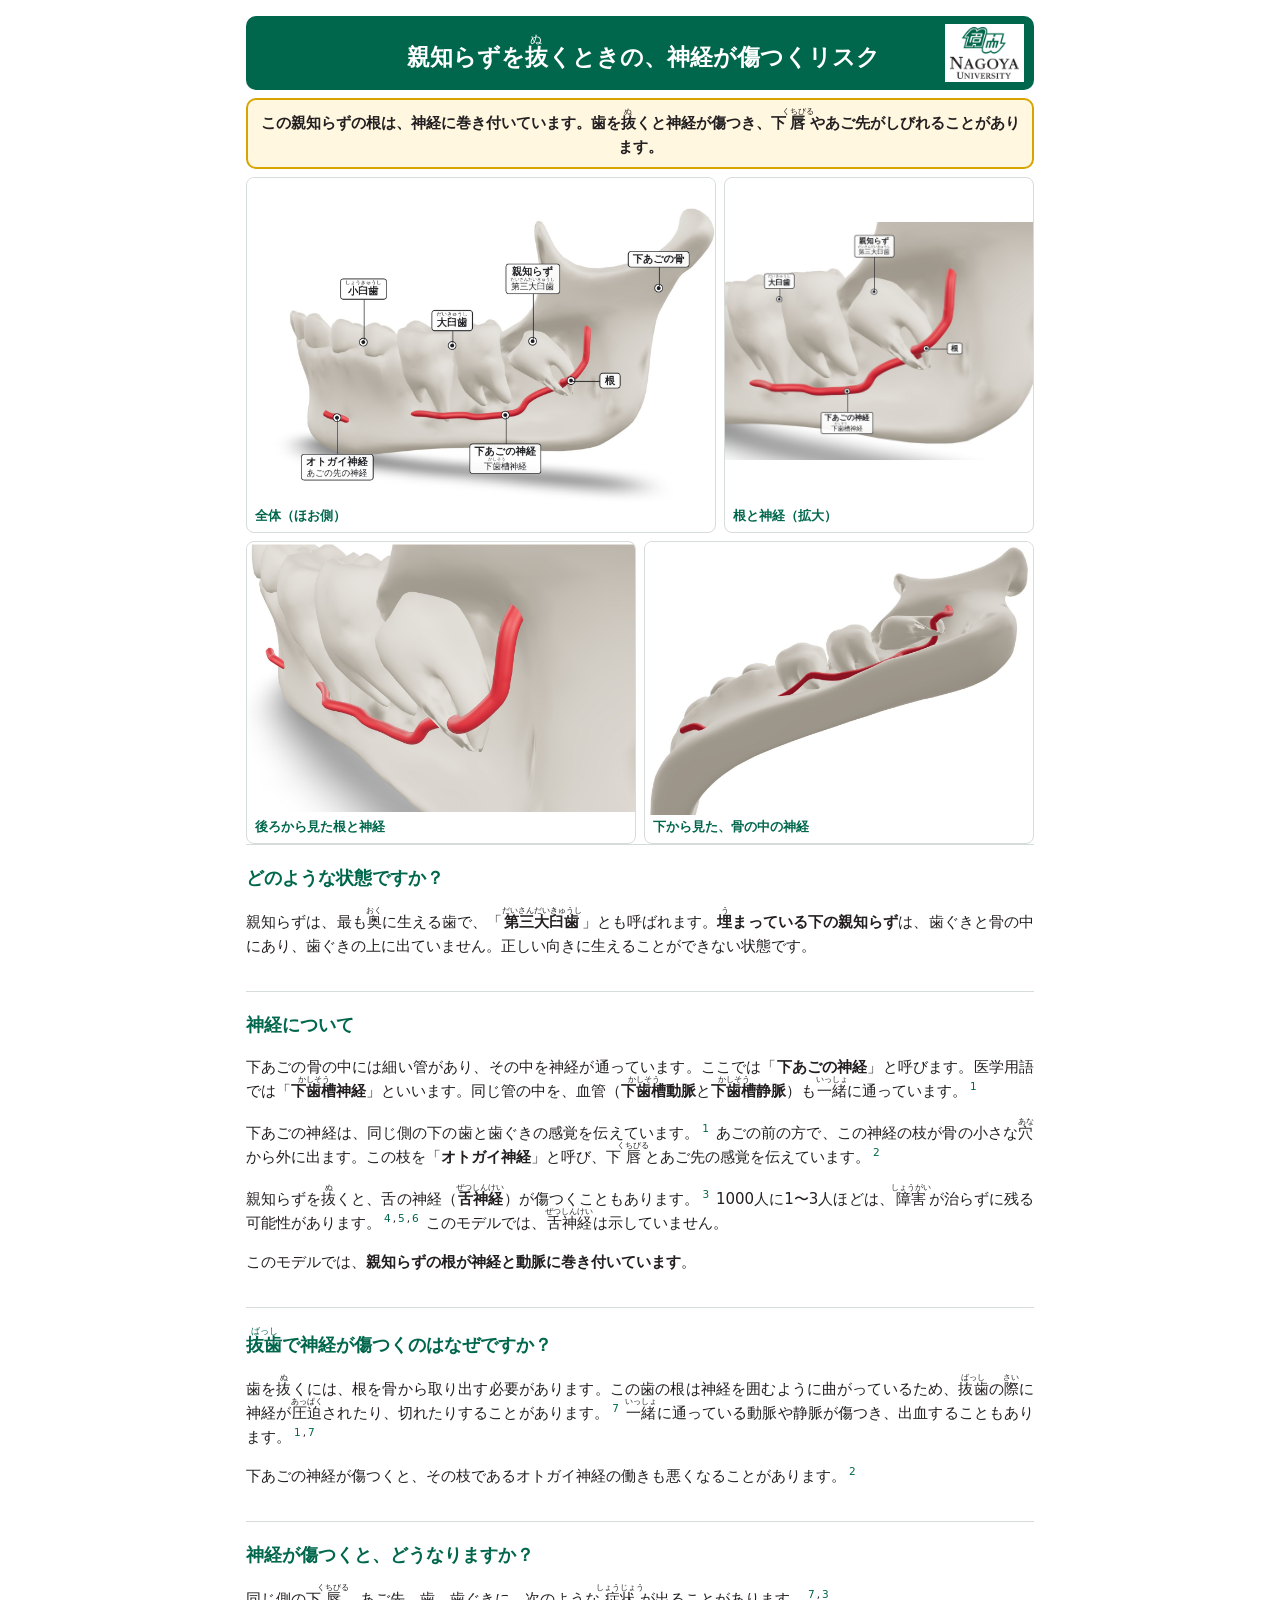
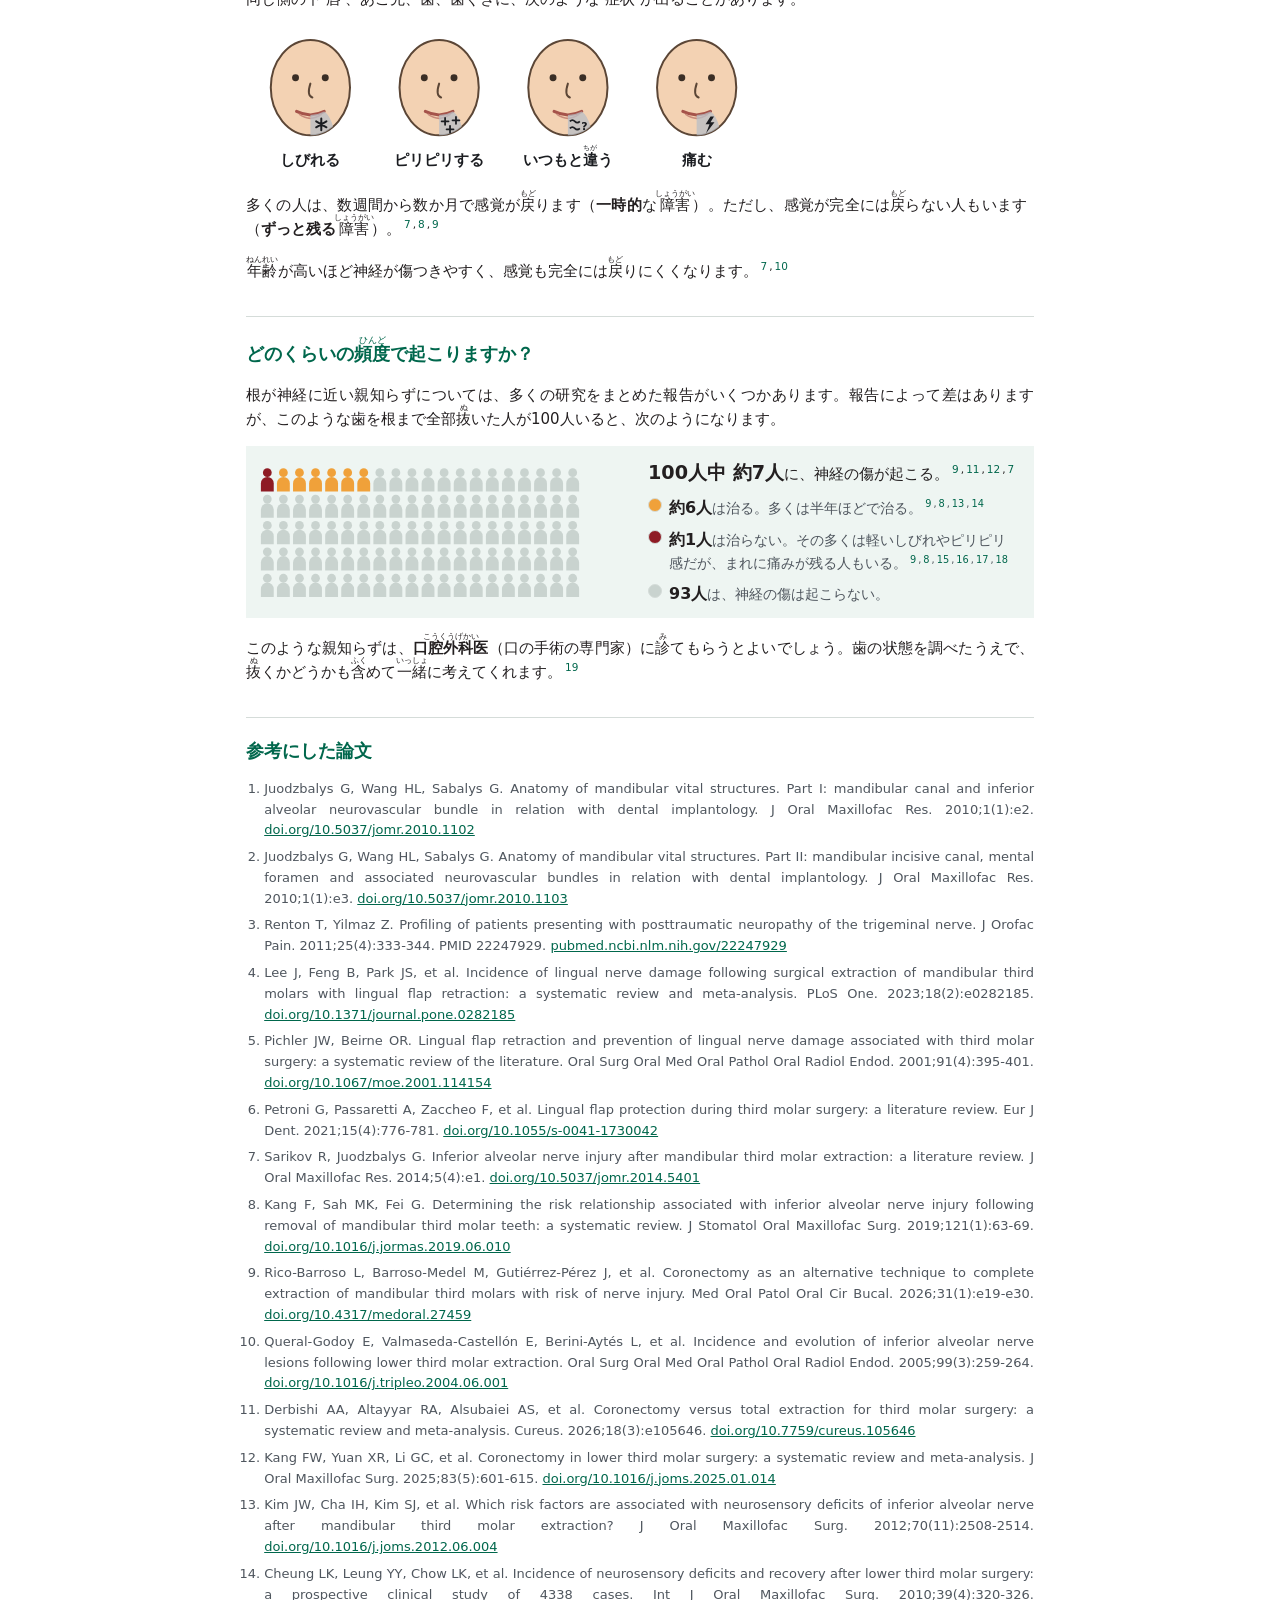
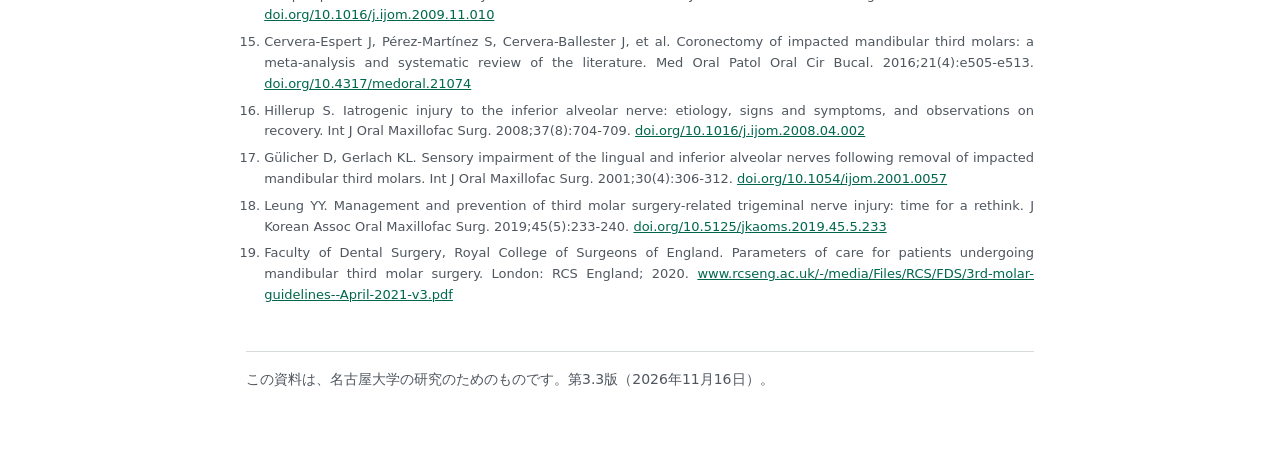
<file: pamphlet/ja/index.html>
<!doctype html>
<html lang="ja">
<head>
<meta charset="utf-8">
<meta name="viewport" content="width=device-width, initial-scale=1">
<title>親知らずを抜くときの、神経が傷つくリスク</title>
<meta name="robots" content="noindex">
<link rel="stylesheet" href="../../style.css">
<link rel="stylesheet" href="../pamphlet.css">
</head>
<body class="pamphlet">
<main>
  <header class="sheet-head">
    <h1>親知らずを<ruby>抜<rt>ぬ</rt></ruby>くときの、神経が傷つくリスク</h1>
    <img class="logo" src="../../images/nagoya-logo.png" width="85" height="64" alt="名古屋大学">
  </header>

  <!-- IMPORTANT START: generated by tools/build.py from the first section of content/shared-ja.html. -->
<section class="important">
  <p><b>この親知らずの根は、神経に巻き付いています。歯を<ruby>抜<rt>ぬ</rt></ruby>くと神経が傷つき、下<ruby>唇<rt>くちびる</rt></ruby>やあご先がしびれることがあります。</b></p>
</section>
  <!-- IMPORTANT END -->

  <div class="visual">
    <figure class="v-w"><img src="../../images/sheet-whole-ja.jpg" alt="ほお側から見た、左の下あごの3Dモデル。各部分の名前つき"><figcaption>全体（ほお側）</figcaption></figure>
    <figure class="v-c"><img src="../../images/sheet-closeup-ja.jpg" alt="神経に巻き付いた親知らずの根の拡大。各部分の名前つき"><figcaption>根と神経（拡大）</figcaption></figure>
    <figure class="v-b"><img src="../../images/sheet-behind.jpg" alt="後ろから見た親知らず。根が赤い神経を囲むように曲がっている"><figcaption>後ろから見た根と神経</figcaption></figure>
    <figure class="v-l"><img src="../../images/sheet-below.jpg" alt="下と舌側から見た下あご。骨の中を通る赤い神経"><figcaption>下から見た、骨の中の神経</figcaption></figure>
  </div>

  <!-- SHARED TEXT START: generated from content/shared-ja.html by tools/build.py. Edit that file, not this block. -->
<section>
  <h2>どのような状態ですか？</h2>
  <p>親知らずは、最も<ruby>奥<rt>おく</rt></ruby>に生える歯で、「<b><ruby>第三大臼歯<rt>だいさんだいきゅうし</rt></ruby></b>」とも呼ばれます。<b><ruby>埋<rt>う</rt></ruby>まっている下の親知らず</b>は、歯ぐきと骨の中にあり、歯ぐきの上に出ていません。正しい向きに生えることができない状態です。</p>
</section>

<section>
  <h2>神経について</h2>
  <p>下あごの骨の中には細い管があり、その中を神経が通っています。ここでは「<b>下あごの神経</b>」と呼びます。医学用語では「<b><ruby>下歯槽<rt>かしそう</rt></ruby>神経</b>」といいます。同じ管の中を、血管（<b><ruby>下歯槽<rt>かしそう</rt></ruby>動脈</b>と<b><ruby>下歯槽<rt>かしそう</rt></ruby>静脈</b>）も<ruby>一緒<rt>いっしょ</rt></ruby>に通っています。<sup class="cite"><a href="#ref-1">1</a></sup></p>
  <p>下あごの神経は、同じ側の下の歯と歯ぐきの感覚を伝えています。<sup class="cite"><a href="#ref-1">1</a></sup> あごの前の方で、この神経の枝が骨の小さな<ruby>穴<rt>あな</rt></ruby>から外に出ます。この枝を「<b>オトガイ神経</b>」と呼び、下<ruby>唇<rt>くちびる</rt></ruby>とあご先の感覚を伝えています。<sup class="cite"><a href="#ref-2">2</a></sup></p>
  <p>親知らずを<ruby>抜<rt>ぬ</rt></ruby>くと、舌の神経（<b><ruby>舌神経<rt>ぜつしんけい</rt></ruby></b>）が傷つくこともあります。<sup class="cite"><a href="#ref-3">3</a></sup> 1000人に1〜3人ほどは、<ruby>障害<rt>しょうがい</rt></ruby>が治らずに残る可能性があります。<sup class="cite"><a href="#ref-4">4</a>,<a href="#ref-5">5</a>,<a href="#ref-6">6</a></sup> このモデルでは、<ruby>舌神経<rt>ぜつしんけい</rt></ruby>は示していません。</p>
  <p>このモデルでは、<b>親知らずの根が神経と動脈に巻き付いています</b>。</p>
</section>

<section>
  <h2><ruby>抜歯<rt>ばっし</rt></ruby>で神経が傷つくのはなぜですか？</h2>
  <p>歯を<ruby>抜<rt>ぬ</rt></ruby>くには、根を骨から取り出す必要があります。この歯の根は神経を囲むように曲がっているため、<ruby>抜歯<rt>ばっし</rt></ruby>の<ruby>際<rt>さい</rt></ruby>に神経が<ruby>圧迫<rt>あっぱく</rt></ruby>されたり、切れたりすることがあります。<sup class="cite"><a href="#ref-7">7</a></sup> <ruby>一緒<rt>いっしょ</rt></ruby>に通っている動脈や静脈が傷つき、出血することもあります。<sup class="cite"><a href="#ref-1">1</a>,<a href="#ref-7">7</a></sup></p>
  <p>下あごの神経が傷つくと、その枝であるオトガイ神経の働きも悪くなることがあります。<sup class="cite"><a href="#ref-2">2</a></sup></p>
</section>

<section>
  <h2>神経が傷つくと、どうなりますか？</h2>
  <p>同じ側の下<ruby>唇<rt>くちびる</rt></ruby>、あご先、歯、歯ぐきに、次のような<ruby>症状<rt>しょうじょう</rt></ruby>が出ることがあります。<sup class="cite"><a href="#ref-7">7</a>,<a href="#ref-3">3</a></sup></p>
  <figure class="symptoms"><img src="../../images/symptoms-ja.svg" alt="4つの顔の絵。どれも片側の下唇とあご先に色がついています：しびれる、ピリピリする、いつもと違う、痛む。"></figure>
  <p>多くの人は、数週間から数か月で感覚が<ruby>戻<rt>もど</rt></ruby>ります（<b>一時的</b>な<ruby>障害<rt>しょうがい</rt></ruby>）。ただし、感覚が完全には<ruby>戻<rt>もど</rt></ruby>らない人もいます（<b>ずっと残る</b><ruby>障害<rt>しょうがい</rt></ruby>）。<sup class="cite"><a href="#ref-7">7</a>,<a href="#ref-8">8</a>,<a href="#ref-9">9</a></sup></p>
  <p><ruby>年齢<rt>ねんれい</rt></ruby>が高いほど神経が傷つきやすく、感覚も完全には<ruby>戻<rt>もど</rt></ruby>りにくくなります。<sup class="cite"><a href="#ref-7">7</a>,<a href="#ref-10">10</a></sup></p>
</section>

<section class="risk">
  <h2>どのくらいの<ruby>頻度<rt>ひんど</rt></ruby>で起こりますか？</h2>
  <p>根が神経に近い親知らずについては、多くの研究をまとめた報告がいくつかあります。報告によって差はありますが、このような歯を根まで全部<ruby>抜<rt>ぬ</rt></ruby>いた人が100人いると、次のようになります。</p>
  <div class="stats">
    <img class="icons" src="../../images/risk-100.svg" alt="100人の絵。93人が灰色、6人がオレンジ色、1人が濃い赤色。">
    <p class="stats-head"><strong>100人中 約7人</strong>に、神経の傷が起こる。<sup class="cite"><a href="#ref-9">9</a>,<a href="#ref-11">11</a>,<a href="#ref-12">12</a>,<a href="#ref-7">7</a></sup></p>
    <ul class="key">
      <li><span class="dot recover"></span><span><strong>約6人</strong>は治る。多くは半年ほどで治る。<sup class="cite"><a href="#ref-9">9</a>,<a href="#ref-8">8</a>,<a href="#ref-13">13</a>,<a href="#ref-14">14</a></sup></span></li>
      <li><span class="dot permanent"></span><span><strong>約1人</strong>は治らない。その多くは軽いしびれやピリピリ感だが、まれに痛みが残る人もいる。<sup class="cite"><a href="#ref-9">9</a>,<a href="#ref-8">8</a>,<a href="#ref-15">15</a>,<a href="#ref-16">16</a>,<a href="#ref-17">17</a>,<a href="#ref-18">18</a></sup></span></li>
      <li><span class="dot none"></span><span><strong>93人</strong>は、神経の傷は起こらない。</span></li>
    </ul>
  </div>
  <p>このような親知らずは、<b><ruby>口腔外科医<rt>こうくうげかい</rt></ruby></b>（口の手術の専門家）に<ruby>診<rt>み</rt></ruby>てもらうとよいでしょう。歯の状態を調べたうえで、<ruby>抜<rt>ぬ</rt></ruby>くかどうかも<ruby>含<rt>ふく</rt></ruby>めて<ruby>一緒<rt>いっしょ</rt></ruby>に考えてくれます。<sup class="cite"><a href="#ref-19">19</a></sup></p>
</section>

<section class="refs">
  <h2>参考にした論文</h2>
  <ol lang="en">
    <li id="ref-1">Juodzbalys G, Wang HL, Sabalys G. <span class="rt">Anatomy of mandibular vital structures. Part I: mandibular canal and inferior alveolar neurovascular bundle in relation with dental implantology.</span> J Oral Maxillofac Res. 2010;1(1):e2. <a href="https://doi.org/10.5037/jomr.2010.1102" target="_blank" rel="noopener">doi.org/10.5037/jomr.2010.1102</a></li>
    <li id="ref-2">Juodzbalys G, Wang HL, Sabalys G. <span class="rt">Anatomy of mandibular vital structures. Part II: mandibular incisive canal, mental foramen and associated neurovascular bundles in relation with dental implantology.</span> J Oral Maxillofac Res. 2010;1(1):e3. <a href="https://doi.org/10.5037/jomr.2010.1103" target="_blank" rel="noopener">doi.org/10.5037/jomr.2010.1103</a></li>
    <li id="ref-3">Renton T, Yilmaz Z. <span class="rt">Profiling of patients presenting with posttraumatic neuropathy of the trigeminal nerve.</span> J Orofac Pain. 2011;25(4):333-344. PMID 22247929. <a href="https://pubmed.ncbi.nlm.nih.gov/22247929/" target="_blank" rel="noopener">pubmed.ncbi.nlm.nih.gov/22247929</a></li>
    <li id="ref-4">Lee J, Feng B, Park JS, et al. <span class="rt">Incidence of lingual nerve damage following surgical extraction of mandibular third molars with lingual flap retraction: a systematic review and meta-analysis.</span> PLoS One. 2023;18(2):e0282185. <a href="https://doi.org/10.1371/journal.pone.0282185" target="_blank" rel="noopener">doi.org/10.1371/journal.pone.0282185</a></li>
    <li id="ref-5">Pichler JW, Beirne OR. <span class="rt">Lingual flap retraction and prevention of lingual nerve damage associated with third molar surgery: a systematic review of the literature.</span> Oral Surg Oral Med Oral Pathol Oral Radiol Endod. 2001;91(4):395-401. <a href="https://doi.org/10.1067/moe.2001.114154" target="_blank" rel="noopener">doi.org/10.1067/moe.2001.114154</a></li>
    <li id="ref-6">Petroni G, Passaretti A, Zaccheo F, et al. <span class="rt">Lingual flap protection during third molar surgery: a literature review.</span> Eur J Dent. 2021;15(4):776-781. <a href="https://doi.org/10.1055/s-0041-1730042" target="_blank" rel="noopener">doi.org/10.1055/s-0041-1730042</a></li>
    <li id="ref-7">Sarikov R, Juodzbalys G. <span class="rt">Inferior alveolar nerve injury after mandibular third molar extraction: a literature review.</span> J Oral Maxillofac Res. 2014;5(4):e1. <a href="https://doi.org/10.5037/jomr.2014.5401" target="_blank" rel="noopener">doi.org/10.5037/jomr.2014.5401</a></li>
    <li id="ref-8">Kang F, Sah MK, Fei G. <span class="rt">Determining the risk relationship associated with inferior alveolar nerve injury following removal of mandibular third molar teeth: a systematic review.</span> J Stomatol Oral Maxillofac Surg. 2019;121(1):63-69. <a href="https://doi.org/10.1016/j.jormas.2019.06.010" target="_blank" rel="noopener">doi.org/10.1016/j.jormas.2019.06.010</a></li>
    <li id="ref-9">Rico-Barroso L, Barroso-Medel M, Gutiérrez-Pérez J, et al. <span class="rt">Coronectomy as an alternative technique to complete extraction of mandibular third molars with risk of nerve injury.</span> Med Oral Patol Oral Cir Bucal. 2026;31(1):e19-e30. <a href="https://doi.org/10.4317/medoral.27459" target="_blank" rel="noopener">doi.org/10.4317/medoral.27459</a></li>
    <li id="ref-10">Queral-Godoy E, Valmaseda-Castellón E, Berini-Aytés L, et al. <span class="rt">Incidence and evolution of inferior alveolar nerve lesions following lower third molar extraction.</span> Oral Surg Oral Med Oral Pathol Oral Radiol Endod. 2005;99(3):259-264. <a href="https://doi.org/10.1016/j.tripleo.2004.06.001" target="_blank" rel="noopener">doi.org/10.1016/j.tripleo.2004.06.001</a></li>
    <li id="ref-11">Derbishi AA, Altayyar RA, Alsubaiei AS, et al. <span class="rt">Coronectomy versus total extraction for third molar surgery: a systematic review and meta-analysis.</span> Cureus. 2026;18(3):e105646. <a href="https://doi.org/10.7759/cureus.105646" target="_blank" rel="noopener">doi.org/10.7759/cureus.105646</a></li>
    <li id="ref-12">Kang FW, Yuan XR, Li GC, et al. <span class="rt">Coronectomy in lower third molar surgery: a systematic review and meta-analysis.</span> J Oral Maxillofac Surg. 2025;83(5):601-615. <a href="https://doi.org/10.1016/j.joms.2025.01.014" target="_blank" rel="noopener">doi.org/10.1016/j.joms.2025.01.014</a></li>
    <li id="ref-13">Kim JW, Cha IH, Kim SJ, et al. Which risk factors are associated with neurosensory deficits of inferior alveolar nerve after mandibular third molar extraction? J Oral Maxillofac Surg. 2012;70(11):2508-2514. <a href="https://doi.org/10.1016/j.joms.2012.06.004" target="_blank" rel="noopener">doi.org/10.1016/j.joms.2012.06.004</a></li>
    <li id="ref-14">Cheung LK, Leung YY, Chow LK, et al. <span class="rt">Incidence of neurosensory deficits and recovery after lower third molar surgery: a prospective clinical study of 4338 cases.</span> Int J Oral Maxillofac Surg. 2010;39(4):320-326. <a href="https://doi.org/10.1016/j.ijom.2009.11.010" target="_blank" rel="noopener">doi.org/10.1016/j.ijom.2009.11.010</a></li>
    <li id="ref-15">Cervera-Espert J, Pérez-Martínez S, Cervera-Ballester J, et al. <span class="rt">Coronectomy of impacted mandibular third molars: a meta-analysis and systematic review of the literature.</span> Med Oral Patol Oral Cir Bucal. 2016;21(4):e505-e513. <a href="https://doi.org/10.4317/medoral.21074" target="_blank" rel="noopener">doi.org/10.4317/medoral.21074</a></li>
    <li id="ref-16">Hillerup S. <span class="rt">Iatrogenic injury to the inferior alveolar nerve: etiology, signs and symptoms, and observations on recovery.</span> Int J Oral Maxillofac Surg. 2008;37(8):704-709. <a href="https://doi.org/10.1016/j.ijom.2008.04.002" target="_blank" rel="noopener">doi.org/10.1016/j.ijom.2008.04.002</a></li>
    <li id="ref-17">Gülicher D, Gerlach KL. <span class="rt">Sensory impairment of the lingual and inferior alveolar nerves following removal of impacted mandibular third molars.</span> Int J Oral Maxillofac Surg. 2001;30(4):306-312. <a href="https://doi.org/10.1054/ijom.2001.0057" target="_blank" rel="noopener">doi.org/10.1054/ijom.2001.0057</a></li>
    <li id="ref-18">Leung YY. <span class="rt">Management and prevention of third molar surgery-related trigeminal nerve injury: time for a rethink.</span> J Korean Assoc Oral Maxillofac Surg. 2019;45(5):233-240. <a href="https://doi.org/10.5125/jkaoms.2019.45.5.233" target="_blank" rel="noopener">doi.org/10.5125/jkaoms.2019.45.5.233</a></li>
    <li id="ref-19">Faculty of Dental Surgery, Royal College of Surgeons of England. Parameters of care for patients undergoing mandibular third molar surgery. London: RCS England; 2020. <a href="https://www.rcseng.ac.uk/-/media/Files/RCS/FDS/3rd-molar-guidelines--April-2021-v3.pdf" target="_blank" rel="noopener">www.rcseng.ac.uk/-/media/Files/RCS/FDS/3rd-molar-guidelines--April-2021-v3.pdf</a></li>
  </ol>
</section>
  <!-- SHARED TEXT END -->

  <p class="disclaimer">この資料は、名古屋大学の研究のためのものです。第3.3版（2026年11月16日）。</p>
</main>
</body>
</html>
</file>
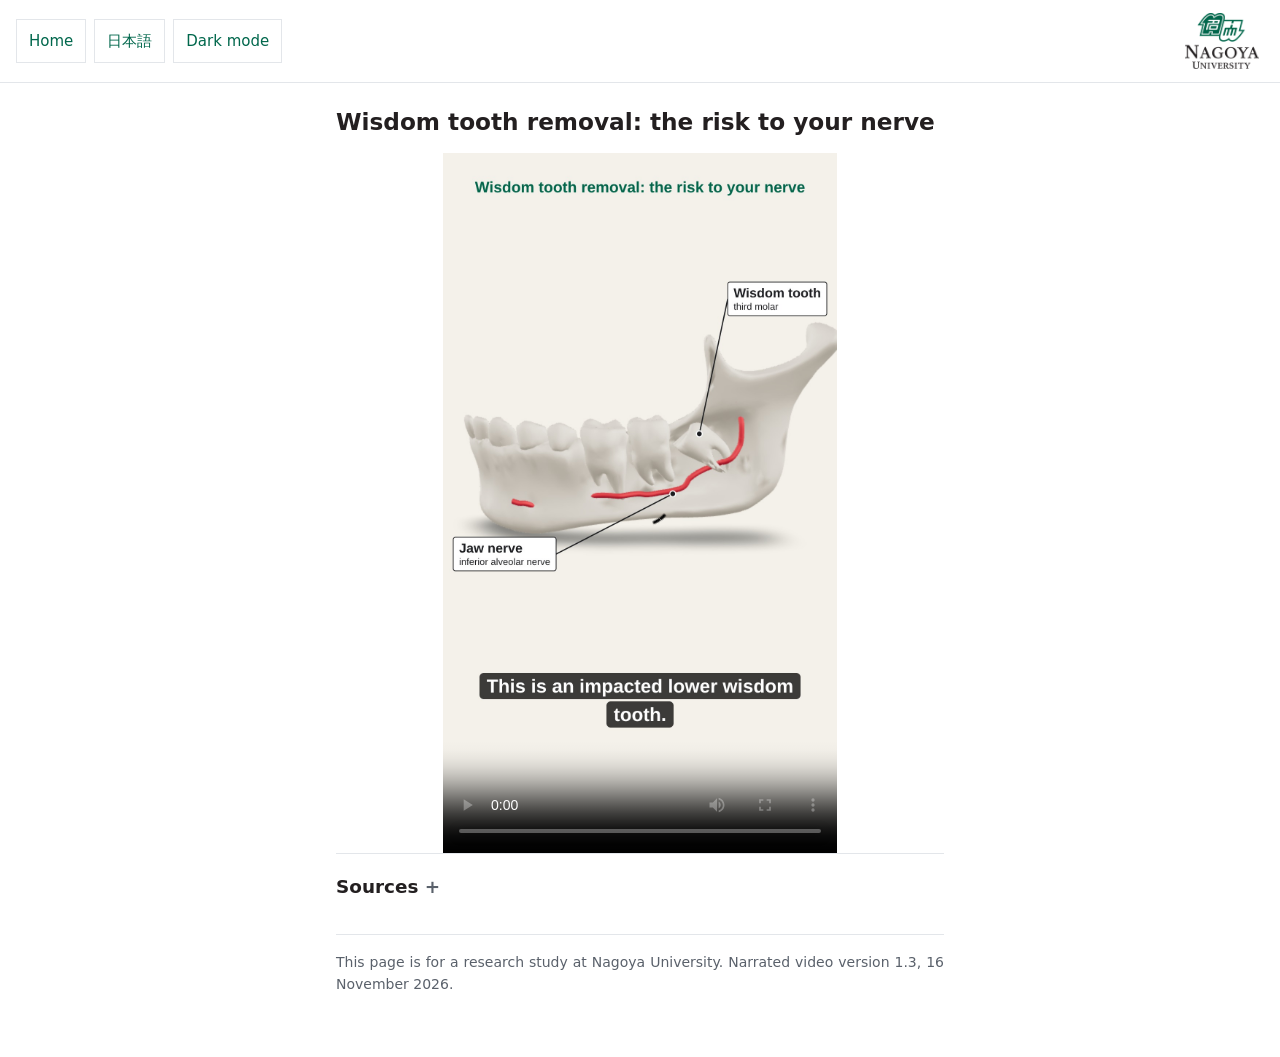
<file: video/en/index.html>
<!doctype html>
<html lang="en">
<head>
<meta charset="utf-8">
<meta name="viewport" content="width=device-width, initial-scale=1">
<title>Wisdom tooth removal: the risk to your nerve | Narrated video</title>
<meta name="robots" content="noindex">
<script>
try { if (sessionStorage.getItem('theme') === 'dark') document.documentElement.dataset.theme = 'dark'; } catch (e) {}
</script>
<link rel="stylesheet" href="../../style.css">
<style>
  /* Sized by the screen height so the play bar stays on screen, also on a landscape tablet. */
  .player { display: block; margin: 16px auto 0; height: min(747px, calc(100vh - 200px)); height: min(747px, calc(100svh - 200px));
    min-height: 360px; width: auto; max-width: 100%; aspect-ratio: 9 / 16; background: #000; border-radius: 0; }
</style>
</head>
<body>
<header class="bar">
  <div class="bar-left">
    <a class="lang" href="../../">Home</a>
    <a class="lang" href="../ja/" lang="ja" hreflang="ja">日本語</a>
    <button class="theme" id="theme" type="button" data-dark="Dark mode" data-light="Light mode">Dark mode</button>
  </div>
  <img class="logo" src="../../images/nagoya-logo.png" width="85" height="64" alt="Nagoya University">
</header>
<main>
  <h1>Wisdom tooth removal: the risk to your nerve</h1>
  <video class="player" controls playsinline preload="auto" poster="poster-en.jpg" aria-label="Narrated video of a 3D model of an impacted lower wisdom tooth whose roots wrap around the jaw nerve, with subtitles">
    <source src="narrated-video-en.mp4" type="video/mp4">
  </video>
  <section class="refs">
<details>
  <summary><h2>Sources</h2></summary>
  <ol>
    <li>Rico-Barroso L, Barroso-Medel M, Gutiérrez-Pérez J, Serrera-Figallo M, Torres-Lagares D. Coronectomy as an alternative technique to complete extraction of mandibular third molars with risk of nerve injury. Med Oral Patol Oral Cir Bucal. 2026;31(1):e19-e30. <a href="https://doi.org/10.4317/medoral.27459" target="_blank" rel="noopener">doi.org/10.4317/medoral.27459</a></li>
    <li>Derbishi AA, Altayyar RA, Alsubaiei AS, et al. Coronectomy versus total extraction for third molar surgery: a systematic review and meta-analysis. Cureus. 2026;18(3):e105646. <a href="https://doi.org/10.7759/cureus.105646" target="_blank" rel="noopener">doi.org/10.7759/cureus.105646</a></li>
    <li>Kang FW, Yuan XR, Li GC, et al. Coronectomy in lower third molar surgery: a systematic review and meta-analysis. J Oral Maxillofac Surg. 2025;83(5):601-615. <a href="https://doi.org/10.1016/j.joms.2025.01.014" target="_blank" rel="noopener">doi.org/10.1016/j.joms.2025.01.014</a></li>
    <li>Kang F, Sah MK, Fei G. Determining the risk relationship associated with inferior alveolar nerve injury following removal of mandibular third molar teeth: a systematic review. J Stomatol Oral Maxillofac Surg. 2019;121(1):63-69. <a href="https://doi.org/10.1016/j.jormas.2019.06.010" target="_blank" rel="noopener">doi.org/10.1016/j.jormas.2019.06.010</a></li>
    <li>Cervera-Espert J, Pérez-Martínez S, Cervera-Ballester J, et al. Coronectomy of impacted mandibular third molars: a meta-analysis and systematic review of the literature. Med Oral Patol Oral Cir Bucal. 2016;21(4):e505-e513. <a href="https://doi.org/10.4317/medoral.21074" target="_blank" rel="noopener">doi.org/10.4317/medoral.21074</a></li>
    <li>Sarikov R, Juodzbalys G. Inferior alveolar nerve injury after mandibular third molar extraction: a literature review. J Oral Maxillofac Res. 2014;5(4):e1. <a href="https://doi.org/10.5037/jomr.2014.5401" target="_blank" rel="noopener">doi.org/10.5037/jomr.2014.5401</a></li>
    <li>Faculty of Dental Surgery, Royal College of Surgeons of England. Parameters of care for patients undergoing mandibular third molar surgery. London: RCS England; 2020. <a href="https://www.rcseng.ac.uk/-/media/Files/RCS/FDS/3rd-molar-guidelines--April-2021-v3.pdf" target="_blank" rel="noopener">rcseng.ac.uk</a></li>
  </ol>
</details>
  </section>
  <p class="disclaimer">This page is for a research study at Nagoya University. Narrated video version 1.3, 16 November 2026.</p>
</main>
<script src="../../theme.js"></script>
</body>
</html>
</file>
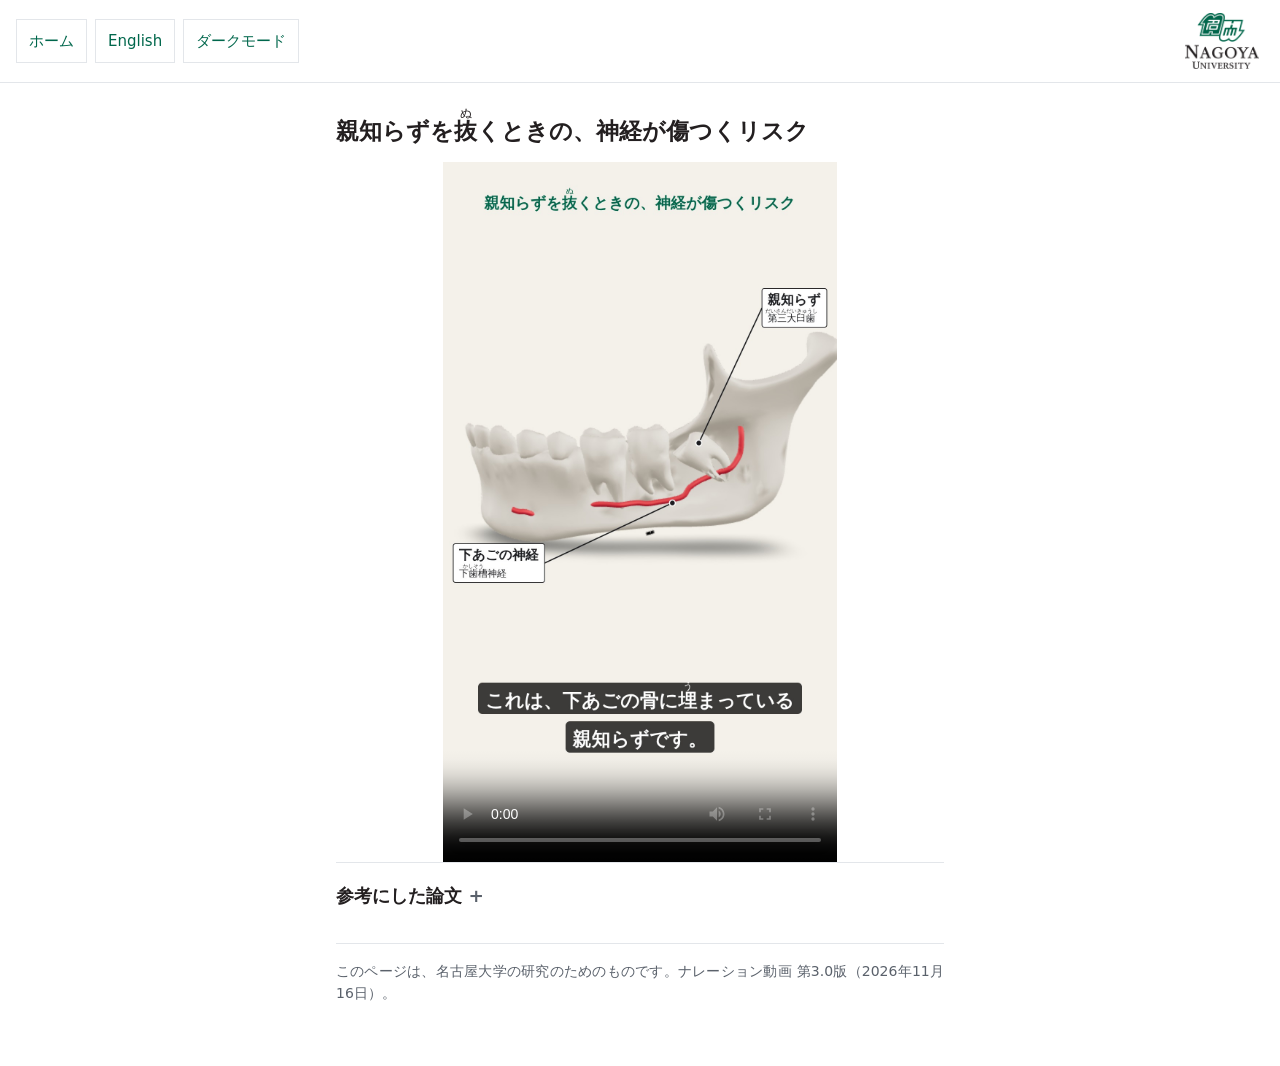
<file: video/ja/index.html>
<!doctype html>
<html lang="ja">
<head>
<meta charset="utf-8">
<meta name="viewport" content="width=device-width, initial-scale=1">
<title>親知らずを抜くときの、神経が傷つくリスク | ナレーション動画</title>
<meta name="robots" content="noindex">
<script>
try { if (sessionStorage.getItem('theme') === 'dark') document.documentElement.dataset.theme = 'dark'; } catch (e) {}
</script>
<link rel="stylesheet" href="../../style.css">
<style>
  /* Sized by the screen height so the play bar stays on screen, also on a landscape tablet. */
  .player { display: block; margin: 16px auto 0; height: min(747px, calc(100vh - 200px)); height: min(747px, calc(100svh - 200px));
    min-height: 360px; width: auto; max-width: 100%; aspect-ratio: 9 / 16; background: #000; border-radius: 0; }
</style>
</head>
<body>
<header class="bar">
  <div class="bar-left">
    <a class="lang" href="../../">ホーム</a>
    <a class="lang" href="../en/" lang="en" hreflang="en">English</a>
    <button class="theme" id="theme" type="button" data-dark="ダークモード" data-light="ライトモード">ダークモード</button>
  </div>
  <img class="logo" src="../../images/nagoya-logo.png" width="85" height="64" alt="名古屋大学">
</header>
<main>
  <h1>親知らずを<ruby>抜<rt>ぬ</rt></ruby>くときの、神経が傷つくリスク</h1>
  <video class="player" controls playsinline preload="auto" poster="poster-ja.jpg" aria-label="歯根が下あごの神経を取り囲んでいる、下あごの骨に埋まっている親知らずの3Dモデルのナレーション動画（字幕つき）">
    <source src="narrated-video-ja.mp4" type="video/mp4">
  </video>
  <section class="refs">
<details>
  <summary><h2>参考にした論文</h2></summary>
  <ol lang="en">
    <li>Rico-Barroso L, Barroso-Medel M, Gutiérrez-Pérez J, Serrera-Figallo M, Torres-Lagares D. Coronectomy as an alternative technique to complete extraction of mandibular third molars with risk of nerve injury. Med Oral Patol Oral Cir Bucal. 2026;31(1):e19-e30. <a href="https://doi.org/10.4317/medoral.27459" target="_blank" rel="noopener">doi.org/10.4317/medoral.27459</a></li>
    <li>Derbishi AA, Altayyar RA, Alsubaiei AS, et al. Coronectomy versus total extraction for third molar surgery: a systematic review and meta-analysis. Cureus. 2026;18(3):e105646. <a href="https://doi.org/10.7759/cureus.105646" target="_blank" rel="noopener">doi.org/10.7759/cureus.105646</a></li>
    <li>Kang FW, Yuan XR, Li GC, et al. Coronectomy in lower third molar surgery: a systematic review and meta-analysis. J Oral Maxillofac Surg. 2025;83(5):601-615. <a href="https://doi.org/10.1016/j.joms.2025.01.014" target="_blank" rel="noopener">doi.org/10.1016/j.joms.2025.01.014</a></li>
    <li>Kang F, Sah MK, Fei G. Determining the risk relationship associated with inferior alveolar nerve injury following removal of mandibular third molar teeth: a systematic review. J Stomatol Oral Maxillofac Surg. 2019;121(1):63-69. <a href="https://doi.org/10.1016/j.jormas.2019.06.010" target="_blank" rel="noopener">doi.org/10.1016/j.jormas.2019.06.010</a></li>
    <li>Cervera-Espert J, Pérez-Martínez S, Cervera-Ballester J, et al. Coronectomy of impacted mandibular third molars: a meta-analysis and systematic review of the literature. Med Oral Patol Oral Cir Bucal. 2016;21(4):e505-e513. <a href="https://doi.org/10.4317/medoral.21074" target="_blank" rel="noopener">doi.org/10.4317/medoral.21074</a></li>
    <li>Sarikov R, Juodzbalys G. Inferior alveolar nerve injury after mandibular third molar extraction: a literature review. J Oral Maxillofac Res. 2014;5(4):e1. <a href="https://doi.org/10.5037/jomr.2014.5401" target="_blank" rel="noopener">doi.org/10.5037/jomr.2014.5401</a></li>
    <li>Faculty of Dental Surgery, Royal College of Surgeons of England. Parameters of care for patients undergoing mandibular third molar surgery. London: RCS England; 2020. <a href="https://www.rcseng.ac.uk/-/media/Files/RCS/FDS/3rd-molar-guidelines--April-2021-v3.pdf" target="_blank" rel="noopener">rcseng.ac.uk</a></li>
  </ol>
</details>
  </section>
  <p class="disclaimer">このページは、名古屋大学の研究のためのものです。ナレーション動画 第3.0版（2026年11月16日）。</p>
</main>
<script src="../../theme.js"></script>
</body>
</html>
</file>
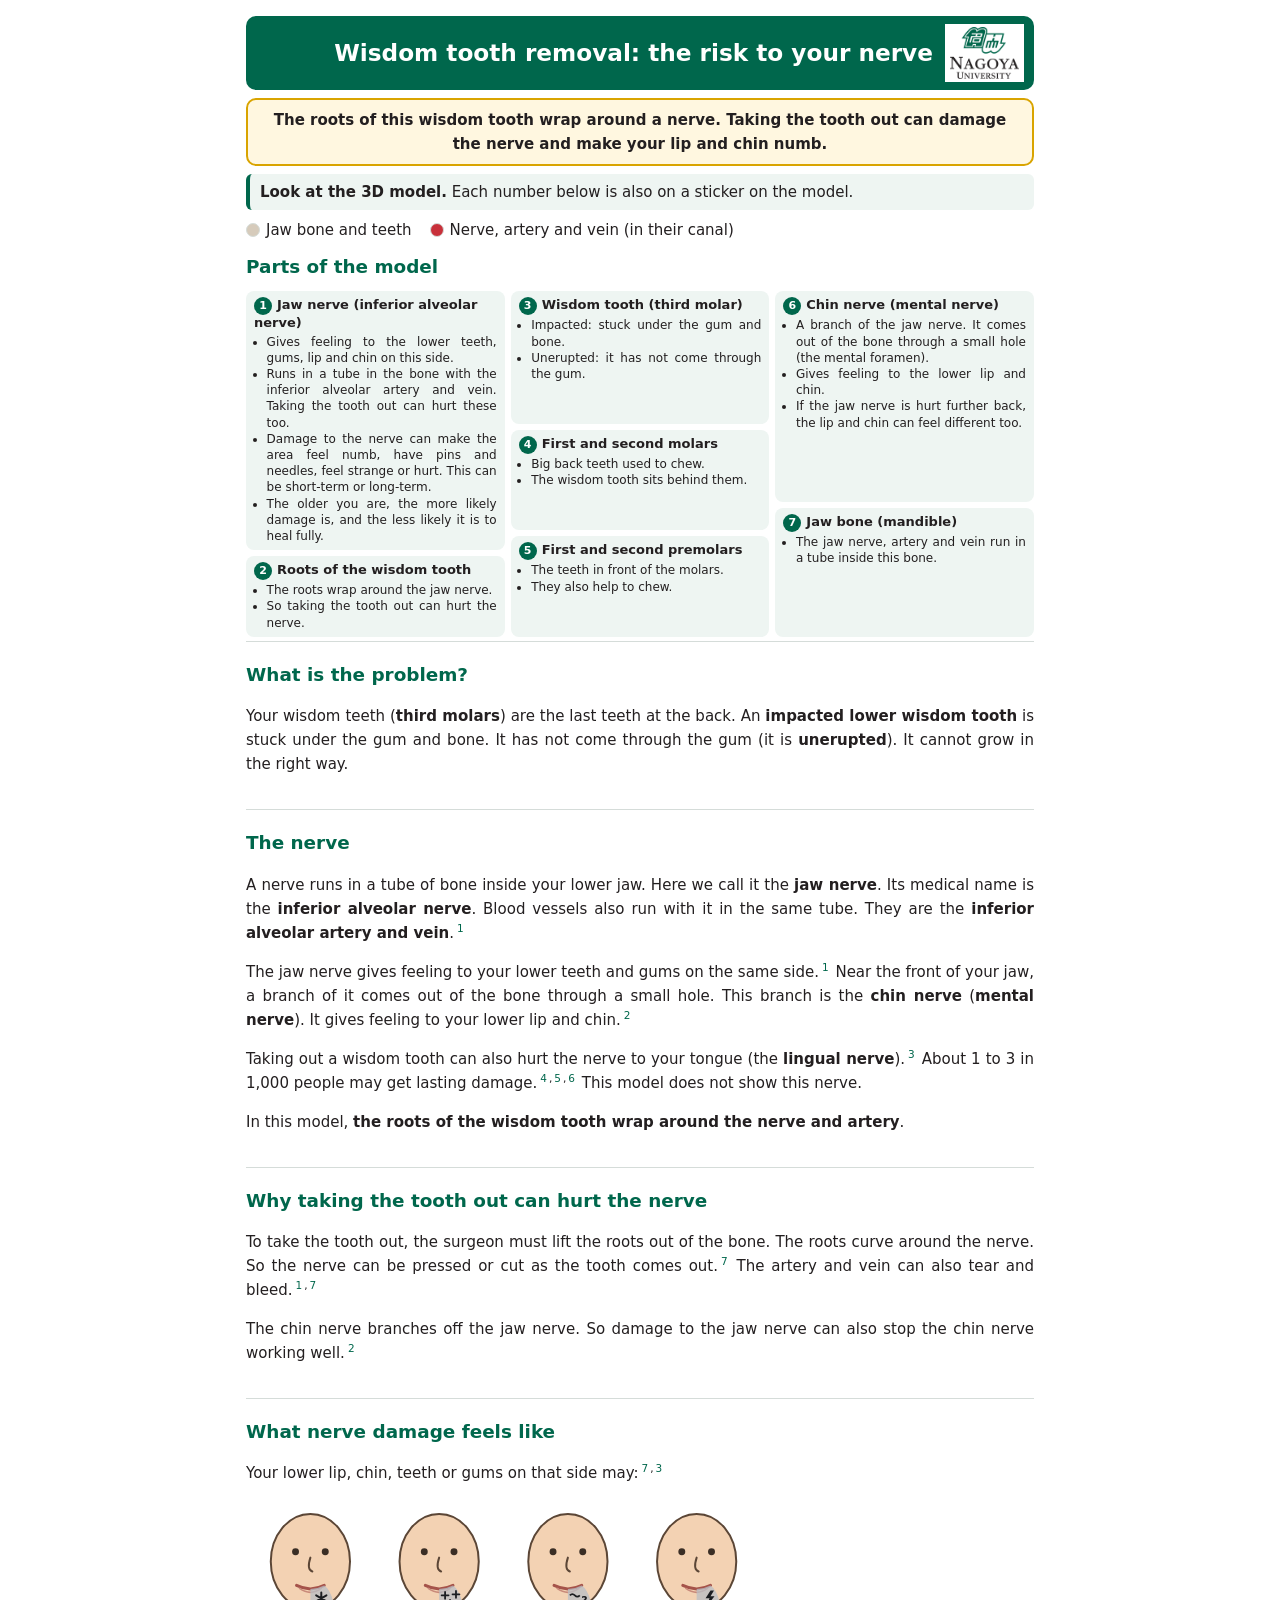
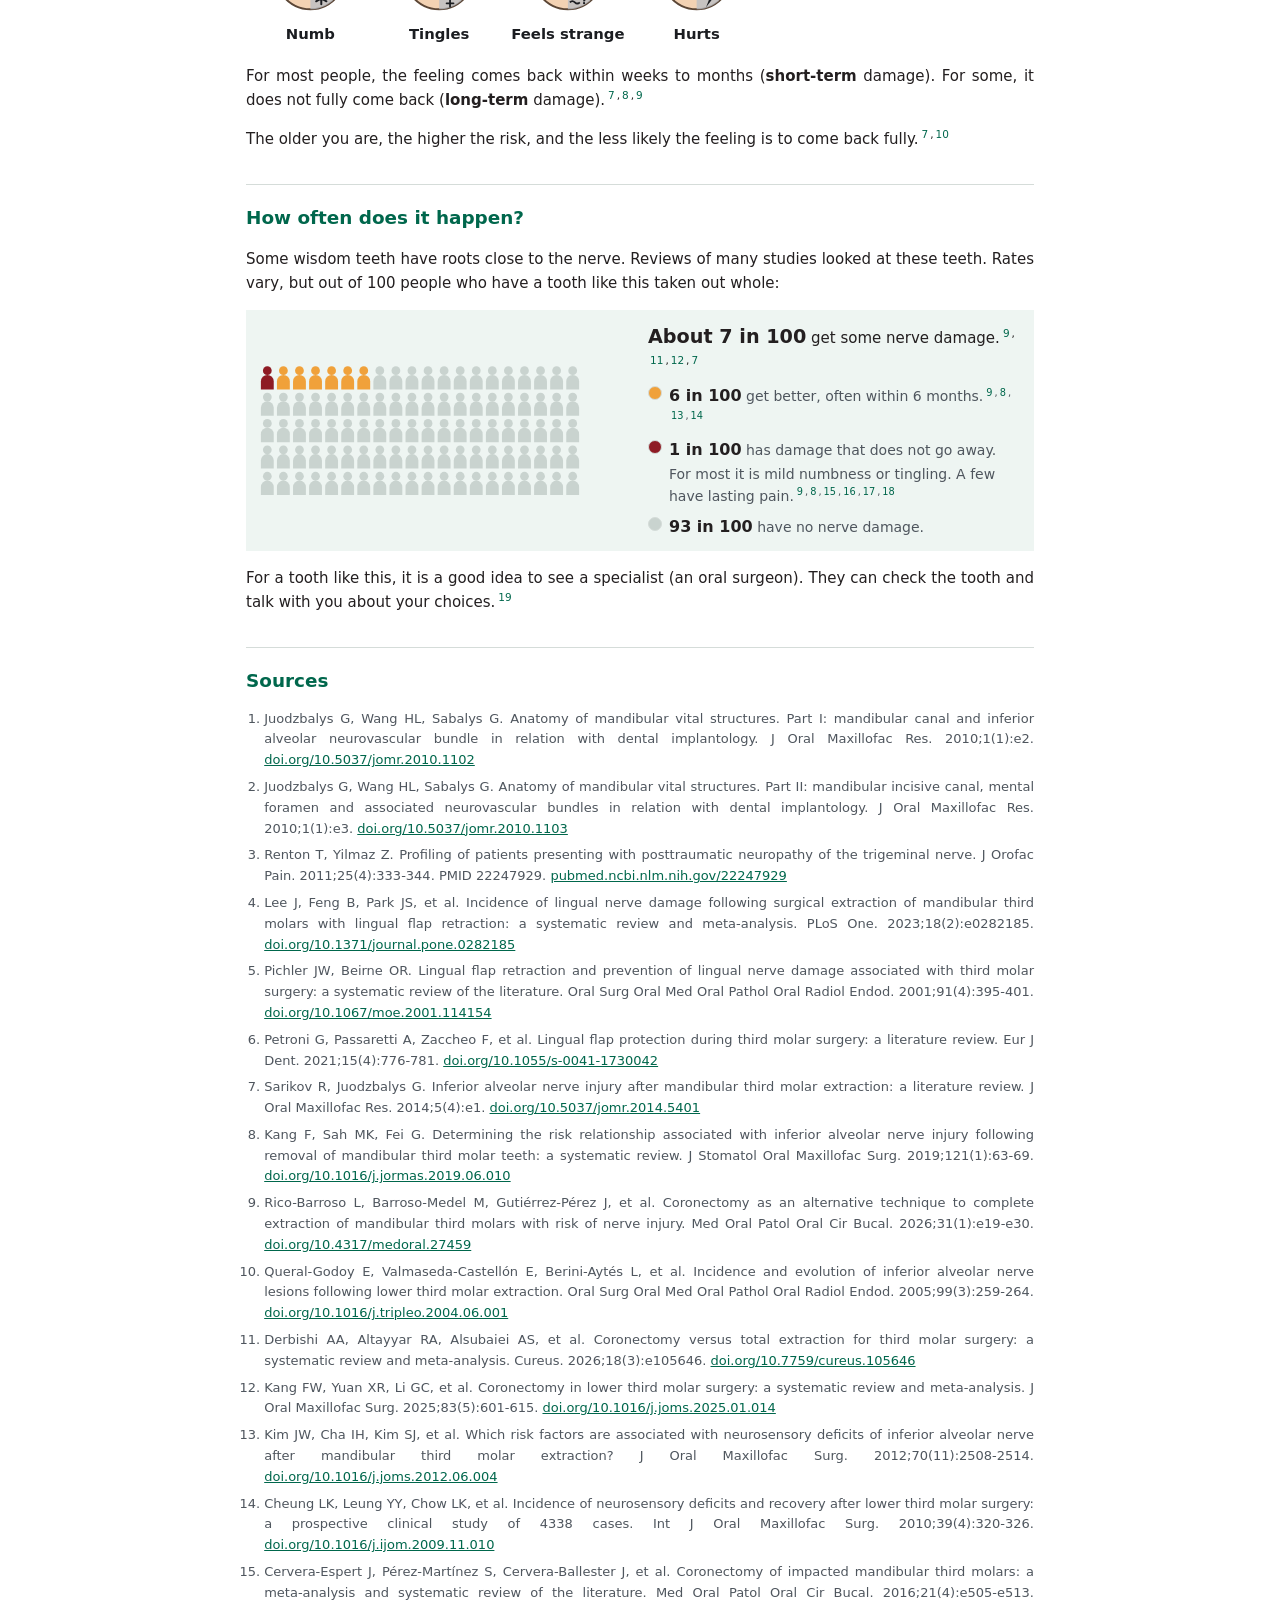
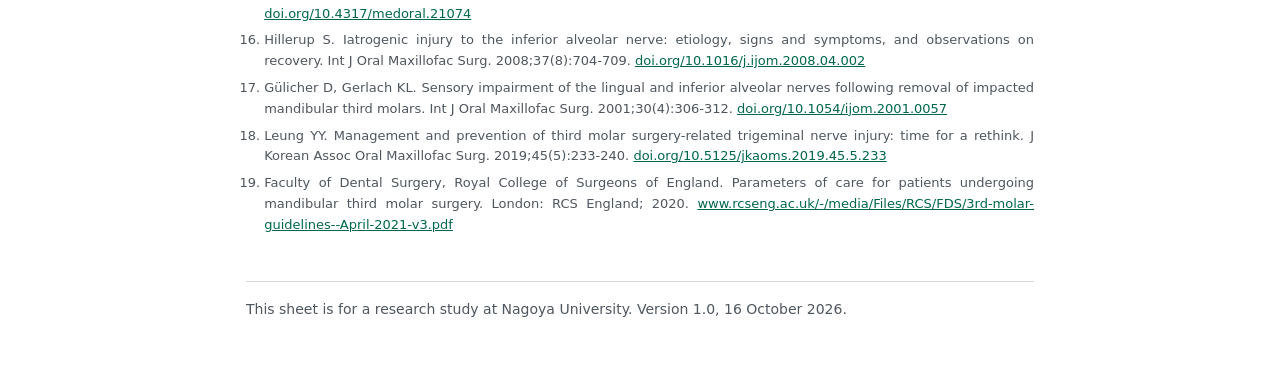
<file: pamphlet/model/en/index.html>
<!doctype html>
<html lang="en">
<head>
<meta charset="utf-8">
<meta name="viewport" content="width=device-width, initial-scale=1">
<title>Wisdom tooth removal: the risk to your nerve</title>
<meta name="robots" content="noindex">
<link rel="stylesheet" href="../../../style.css">
<link rel="stylesheet" href="../../pamphlet.css">
</head>
<body class="pamphlet model-card">
<main>
  <header class="sheet-head">
    <h1>Wisdom tooth removal: the risk to your nerve</h1>
    <img class="logo" src="../../../images/nagoya-logo.png" width="85" height="64" alt="Nagoya University">
  </header>

  <!-- IMPORTANT START: generated by tools/build.py from the first section of content/shared-en.html. -->
<section class="important">
  <p><b>The roots of this wisdom tooth wrap around a nerve. Taking the tooth out can damage the nerve and make your lip and chin numb.</b></p>
</section>
  <!-- IMPORTANT END -->

  <p class="model-note"><b>Look at the 3D model.</b> Each number below is also on a sticker on the model.</p>
  <ul class="legend">
    <li><span class="dot" style="background:#d6cbbb"></span>Jaw bone and teeth</li>
    <li><span class="dot" style="background:#c8303a"></span>Nerve, artery and vein (in their canal)</li>
  </ul>

  <section class="parts">
    <h2>Parts of the model</h2>
    <!-- KEY START: generated by tools/build.py from the numbered dots in en/index.html. -->
    <div class="col">
      <div class="part"><h3><span class="num">1</span>Jaw nerve (inferior alveolar nerve)</h3><ul><li>Gives feeling to the lower teeth, gums, lip and chin on this side.</li><li>Runs in a tube in the bone with the inferior alveolar artery and vein. Taking the tooth out can hurt these too.</li><li>Damage to the nerve can make the area feel numb, have pins and needles, feel strange or hurt. This can be short-term or long-term.</li><li>The older you are, the more likely damage is, and the less likely it is to heal fully.</li></ul></div>
      <div class="part"><h3><span class="num">2</span>Roots of the wisdom tooth</h3><ul><li>The roots wrap around the jaw nerve.</li><li>So taking the tooth out can hurt the nerve.</li></ul></div>
    </div>
    <div class="col">
      <div class="part"><h3><span class="num">3</span>Wisdom tooth (third molar)</h3><ul><li>Impacted: stuck under the gum and bone.</li><li>Unerupted: it has not come through the gum.</li></ul></div>
      <div class="part"><h3><span class="num">4</span>First and second molars</h3><ul><li>Big back teeth used to chew.</li><li>The wisdom tooth sits behind them.</li></ul></div>
      <div class="part"><h3><span class="num">5</span>First and second premolars</h3><ul><li>The teeth in front of the molars.</li><li>They also help to chew.</li></ul></div>
    </div>
    <div class="col">
      <div class="part"><h3><span class="num">6</span>Chin nerve (mental nerve)</h3><ul><li>A branch of the jaw nerve. It comes out of the bone through a small hole (the mental foramen).</li><li>Gives feeling to the lower lip and chin.</li><li>If the jaw nerve is hurt further back, the lip and chin can feel different too.</li></ul></div>
      <div class="part"><h3><span class="num">7</span>Jaw bone (mandible)</h3><ul><li>The jaw nerve, artery and vein run in a tube inside this bone.</li></ul></div>
    </div>
    <!-- KEY END -->
  </section>

  <!-- SHARED TEXT START: generated from content/shared-en.html by tools/build.py. Edit that file, not this block. -->
<section>
  <h2>What is the problem?</h2>
  <p>Your wisdom teeth (<b>third molars</b>) are the last teeth at the back. An <b>impacted lower wisdom tooth</b> is stuck under the gum and bone. It has not come through the gum (it is <b>unerupted</b>). It cannot grow in the right way.</p>
</section>

<section>
  <h2>The nerve</h2>
  <p>A nerve runs in a tube of bone inside your lower jaw. Here we call it the <b>jaw nerve</b>. Its medical name is the <b>inferior alveolar nerve</b>. Blood vessels also run with it in the same tube. They are the <b>inferior alveolar artery and vein</b>.<sup class="cite"><a href="#ref-1">1</a></sup></p>
  <p>The jaw nerve gives feeling to your lower teeth and gums on the same side.<sup class="cite"><a href="#ref-1">1</a></sup> Near the front of your jaw, a branch of it comes out of the bone through a small hole. This branch is the <b>chin nerve</b> (<b>mental nerve</b>). It gives feeling to your lower lip and chin.<sup class="cite"><a href="#ref-2">2</a></sup></p>
  <p>Taking out a wisdom tooth can also hurt the nerve to your tongue (the <b>lingual nerve</b>).<sup class="cite"><a href="#ref-3">3</a></sup> About 1 to 3 in 1,000 people may get lasting damage.<sup class="cite"><a href="#ref-4">4</a>,<a href="#ref-5">5</a>,<a href="#ref-6">6</a></sup> This model does not show this nerve.</p>
  <p>In this model, <b>the roots of the wisdom tooth wrap around the nerve and artery</b>.</p>
</section>

<section>
  <h2>Why taking the tooth out can hurt the nerve</h2>
  <p>To take the tooth out, the surgeon must lift the roots out of the bone. The roots curve around the nerve. So the nerve can be pressed or cut as the tooth comes out.<sup class="cite"><a href="#ref-7">7</a></sup> The artery and vein can also tear and bleed.<sup class="cite"><a href="#ref-1">1</a>,<a href="#ref-7">7</a></sup></p>
  <p>The chin nerve branches off the jaw nerve. So damage to the jaw nerve can also stop the chin nerve working well.<sup class="cite"><a href="#ref-2">2</a></sup></p>
</section>

<section>
  <h2>What nerve damage feels like</h2>
  <p>Your lower lip, chin, teeth or gums on that side may:<sup class="cite"><a href="#ref-7">7</a>,<a href="#ref-3">3</a></sup></p>
  <figure class="symptoms"><img src="../../../images/symptoms-en.svg" alt="Four cartoon faces. On each, the lower lip and chin on one side is coloured: numb, tingles, feels strange, and hurts."></figure>
  <p>For most people, the feeling comes back within weeks to months (<b>short-term</b> damage). For some, it does not fully come back (<b>long-term</b> damage).<sup class="cite"><a href="#ref-7">7</a>,<a href="#ref-8">8</a>,<a href="#ref-9">9</a></sup></p>
  <p>The older you are, the higher the risk, and the less likely the feeling is to come back fully.<sup class="cite"><a href="#ref-7">7</a>,<a href="#ref-10">10</a></sup></p>
</section>

<section class="risk">
  <h2>How often does it happen?</h2>
  <p>Some wisdom teeth have roots close to the nerve. Reviews of many studies looked at these teeth. Rates vary, but out of 100 people who have a tooth like this taken out whole:</p>
  <div class="stats">
    <img class="icons" src="../../../images/risk-100.svg" alt="100 people. 93 are grey, 6 are orange and 1 is dark red.">
    <p class="stats-head"><strong>About 7 in 100</strong> get some nerve damage.<sup class="cite"><a href="#ref-9">9</a>,<a href="#ref-11">11</a>,<a href="#ref-12">12</a>,<a href="#ref-7">7</a></sup></p>
    <ul class="key">
      <li><span class="dot recover"></span><span><strong>6 in 100</strong> get better, often within 6 months.<sup class="cite"><a href="#ref-9">9</a>,<a href="#ref-8">8</a>,<a href="#ref-13">13</a>,<a href="#ref-14">14</a></sup></span></li>
      <li><span class="dot permanent"></span><span><strong>1 in 100</strong> has damage that does not go away. For most it is mild numbness or tingling. A few have lasting pain.<sup class="cite"><a href="#ref-9">9</a>,<a href="#ref-8">8</a>,<a href="#ref-15">15</a>,<a href="#ref-16">16</a>,<a href="#ref-17">17</a>,<a href="#ref-18">18</a></sup></span></li>
      <li><span class="dot none"></span><span><strong>93 in 100</strong> have no nerve damage.</span></li>
    </ul>
  </div>
  <p>For a tooth like this, it is a good idea to see a specialist (an oral surgeon). They can check the tooth and talk with you about your choices.<sup class="cite"><a href="#ref-19">19</a></sup></p>
</section>

<section class="refs">
  <h2>Sources</h2>
  <ol>
    <li id="ref-1">Juodzbalys G, Wang HL, Sabalys G. <span class="rt">Anatomy of mandibular vital structures. Part I: mandibular canal and inferior alveolar neurovascular bundle in relation with dental implantology.</span> J Oral Maxillofac Res. 2010;1(1):e2. <a href="https://doi.org/10.5037/jomr.2010.1102" target="_blank" rel="noopener">doi.org/10.5037/jomr.2010.1102</a></li>
    <li id="ref-2">Juodzbalys G, Wang HL, Sabalys G. <span class="rt">Anatomy of mandibular vital structures. Part II: mandibular incisive canal, mental foramen and associated neurovascular bundles in relation with dental implantology.</span> J Oral Maxillofac Res. 2010;1(1):e3. <a href="https://doi.org/10.5037/jomr.2010.1103" target="_blank" rel="noopener">doi.org/10.5037/jomr.2010.1103</a></li>
    <li id="ref-3">Renton T, Yilmaz Z. <span class="rt">Profiling of patients presenting with posttraumatic neuropathy of the trigeminal nerve.</span> J Orofac Pain. 2011;25(4):333-344. PMID 22247929. <a href="https://pubmed.ncbi.nlm.nih.gov/22247929/" target="_blank" rel="noopener">pubmed.ncbi.nlm.nih.gov/22247929</a></li>
    <li id="ref-4">Lee J, Feng B, Park JS, et al. <span class="rt">Incidence of lingual nerve damage following surgical extraction of mandibular third molars with lingual flap retraction: a systematic review and meta-analysis.</span> PLoS One. 2023;18(2):e0282185. <a href="https://doi.org/10.1371/journal.pone.0282185" target="_blank" rel="noopener">doi.org/10.1371/journal.pone.0282185</a></li>
    <li id="ref-5">Pichler JW, Beirne OR. <span class="rt">Lingual flap retraction and prevention of lingual nerve damage associated with third molar surgery: a systematic review of the literature.</span> Oral Surg Oral Med Oral Pathol Oral Radiol Endod. 2001;91(4):395-401. <a href="https://doi.org/10.1067/moe.2001.114154" target="_blank" rel="noopener">doi.org/10.1067/moe.2001.114154</a></li>
    <li id="ref-6">Petroni G, Passaretti A, Zaccheo F, et al. <span class="rt">Lingual flap protection during third molar surgery: a literature review.</span> Eur J Dent. 2021;15(4):776-781. <a href="https://doi.org/10.1055/s-0041-1730042" target="_blank" rel="noopener">doi.org/10.1055/s-0041-1730042</a></li>
    <li id="ref-7">Sarikov R, Juodzbalys G. <span class="rt">Inferior alveolar nerve injury after mandibular third molar extraction: a literature review.</span> J Oral Maxillofac Res. 2014;5(4):e1. <a href="https://doi.org/10.5037/jomr.2014.5401" target="_blank" rel="noopener">doi.org/10.5037/jomr.2014.5401</a></li>
    <li id="ref-8">Kang F, Sah MK, Fei G. <span class="rt">Determining the risk relationship associated with inferior alveolar nerve injury following removal of mandibular third molar teeth: a systematic review.</span> J Stomatol Oral Maxillofac Surg. 2019;121(1):63-69. <a href="https://doi.org/10.1016/j.jormas.2019.06.010" target="_blank" rel="noopener">doi.org/10.1016/j.jormas.2019.06.010</a></li>
    <li id="ref-9">Rico-Barroso L, Barroso-Medel M, Gutiérrez-Pérez J, et al. <span class="rt">Coronectomy as an alternative technique to complete extraction of mandibular third molars with risk of nerve injury.</span> Med Oral Patol Oral Cir Bucal. 2026;31(1):e19-e30. <a href="https://doi.org/10.4317/medoral.27459" target="_blank" rel="noopener">doi.org/10.4317/medoral.27459</a></li>
    <li id="ref-10">Queral-Godoy E, Valmaseda-Castellón E, Berini-Aytés L, et al. <span class="rt">Incidence and evolution of inferior alveolar nerve lesions following lower third molar extraction.</span> Oral Surg Oral Med Oral Pathol Oral Radiol Endod. 2005;99(3):259-264. <a href="https://doi.org/10.1016/j.tripleo.2004.06.001" target="_blank" rel="noopener">doi.org/10.1016/j.tripleo.2004.06.001</a></li>
    <li id="ref-11">Derbishi AA, Altayyar RA, Alsubaiei AS, et al. <span class="rt">Coronectomy versus total extraction for third molar surgery: a systematic review and meta-analysis.</span> Cureus. 2026;18(3):e105646. <a href="https://doi.org/10.7759/cureus.105646" target="_blank" rel="noopener">doi.org/10.7759/cureus.105646</a></li>
    <li id="ref-12">Kang FW, Yuan XR, Li GC, et al. <span class="rt">Coronectomy in lower third molar surgery: a systematic review and meta-analysis.</span> J Oral Maxillofac Surg. 2025;83(5):601-615. <a href="https://doi.org/10.1016/j.joms.2025.01.014" target="_blank" rel="noopener">doi.org/10.1016/j.joms.2025.01.014</a></li>
    <li id="ref-13">Kim JW, Cha IH, Kim SJ, et al. Which risk factors are associated with neurosensory deficits of inferior alveolar nerve after mandibular third molar extraction? J Oral Maxillofac Surg. 2012;70(11):2508-2514. <a href="https://doi.org/10.1016/j.joms.2012.06.004" target="_blank" rel="noopener">doi.org/10.1016/j.joms.2012.06.004</a></li>
    <li id="ref-14">Cheung LK, Leung YY, Chow LK, et al. <span class="rt">Incidence of neurosensory deficits and recovery after lower third molar surgery: a prospective clinical study of 4338 cases.</span> Int J Oral Maxillofac Surg. 2010;39(4):320-326. <a href="https://doi.org/10.1016/j.ijom.2009.11.010" target="_blank" rel="noopener">doi.org/10.1016/j.ijom.2009.11.010</a></li>
    <li id="ref-15">Cervera-Espert J, Pérez-Martínez S, Cervera-Ballester J, et al. <span class="rt">Coronectomy of impacted mandibular third molars: a meta-analysis and systematic review of the literature.</span> Med Oral Patol Oral Cir Bucal. 2016;21(4):e505-e513. <a href="https://doi.org/10.4317/medoral.21074" target="_blank" rel="noopener">doi.org/10.4317/medoral.21074</a></li>
    <li id="ref-16">Hillerup S. <span class="rt">Iatrogenic injury to the inferior alveolar nerve: etiology, signs and symptoms, and observations on recovery.</span> Int J Oral Maxillofac Surg. 2008;37(8):704-709. <a href="https://doi.org/10.1016/j.ijom.2008.04.002" target="_blank" rel="noopener">doi.org/10.1016/j.ijom.2008.04.002</a></li>
    <li id="ref-17">Gülicher D, Gerlach KL. <span class="rt">Sensory impairment of the lingual and inferior alveolar nerves following removal of impacted mandibular third molars.</span> Int J Oral Maxillofac Surg. 2001;30(4):306-312. <a href="https://doi.org/10.1054/ijom.2001.0057" target="_blank" rel="noopener">doi.org/10.1054/ijom.2001.0057</a></li>
    <li id="ref-18">Leung YY. <span class="rt">Management and prevention of third molar surgery-related trigeminal nerve injury: time for a rethink.</span> J Korean Assoc Oral Maxillofac Surg. 2019;45(5):233-240. <a href="https://doi.org/10.5125/jkaoms.2019.45.5.233" target="_blank" rel="noopener">doi.org/10.5125/jkaoms.2019.45.5.233</a></li>
    <li id="ref-19">Faculty of Dental Surgery, Royal College of Surgeons of England. Parameters of care for patients undergoing mandibular third molar surgery. London: RCS England; 2020. <a href="https://www.rcseng.ac.uk/-/media/Files/RCS/FDS/3rd-molar-guidelines--April-2021-v3.pdf" target="_blank" rel="noopener">www.rcseng.ac.uk/-/media/Files/RCS/FDS/3rd-molar-guidelines--April-2021-v3.pdf</a></li>
  </ol>
</section>
  <!-- SHARED TEXT END -->

  <p class="disclaimer">This sheet is for a research study at Nagoya University. Version 1.0, 16 October 2026.</p>
</main>
</body>
</html>
</file>
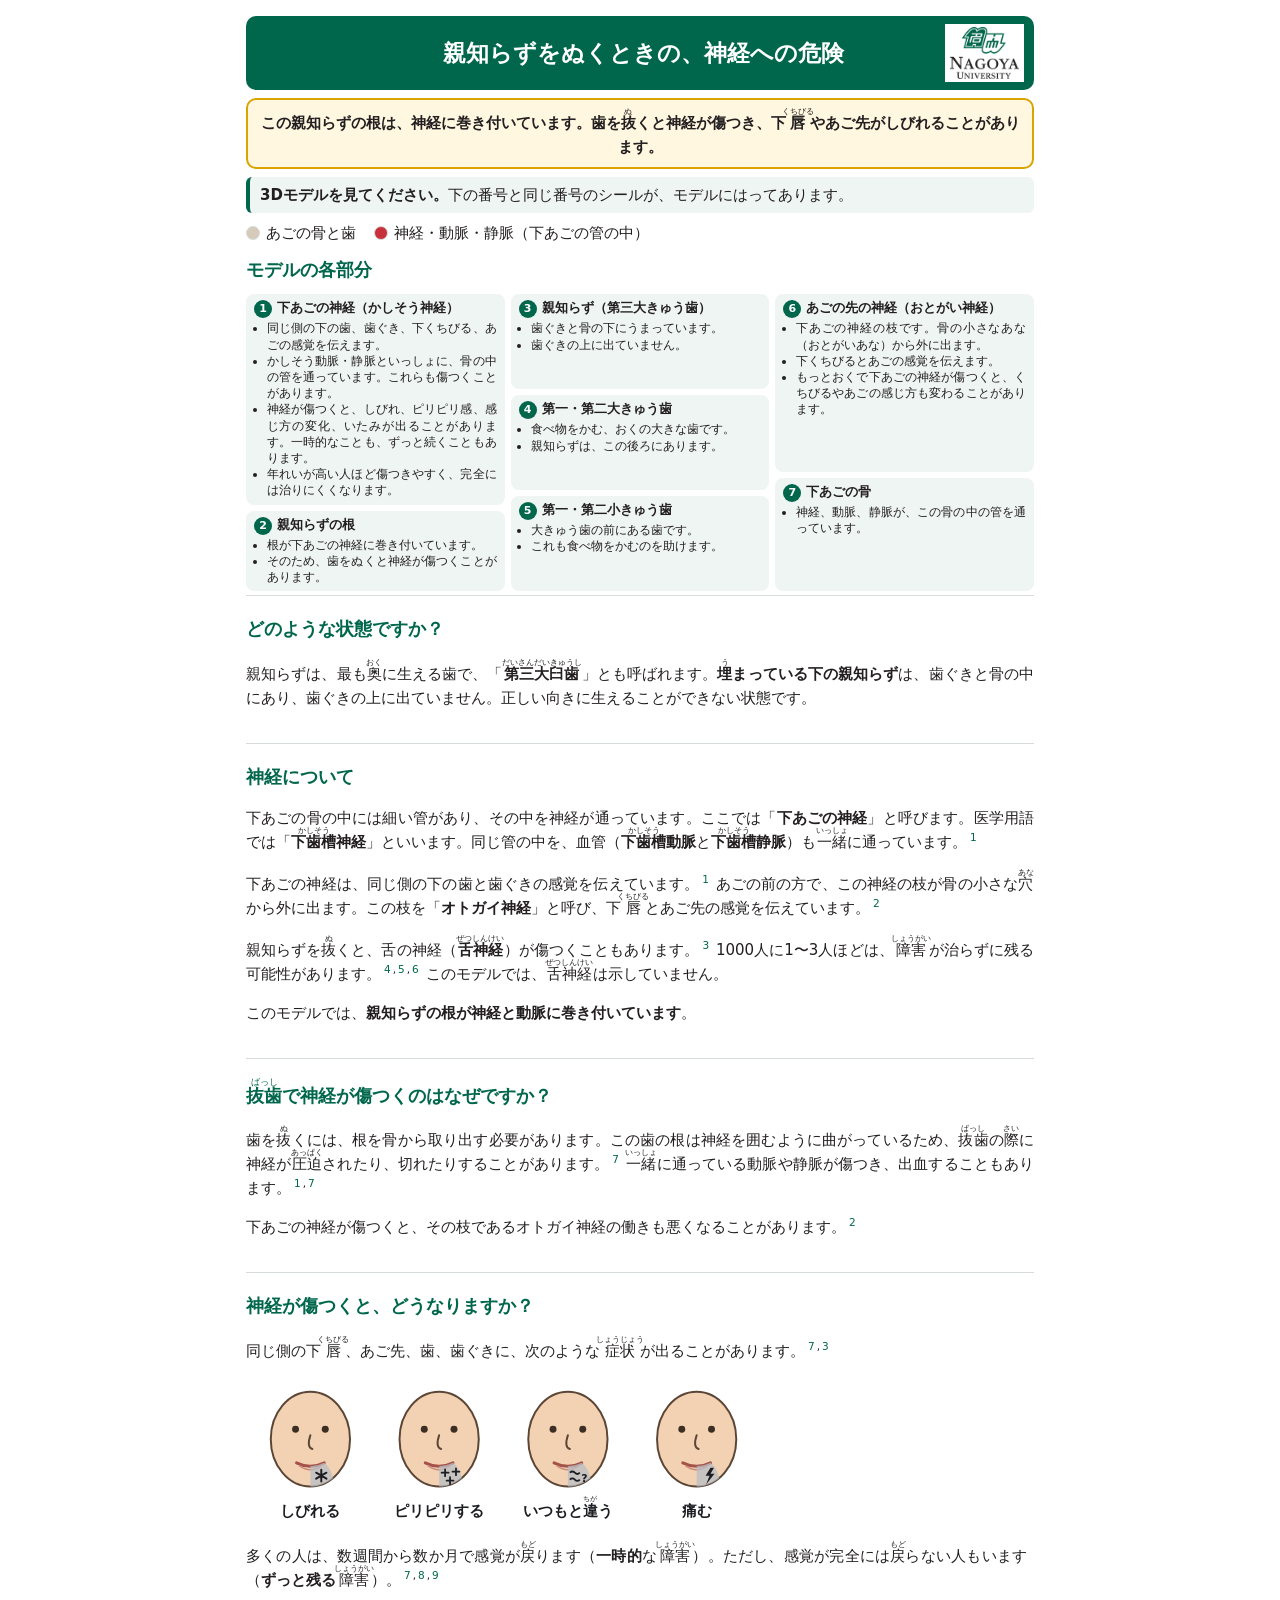
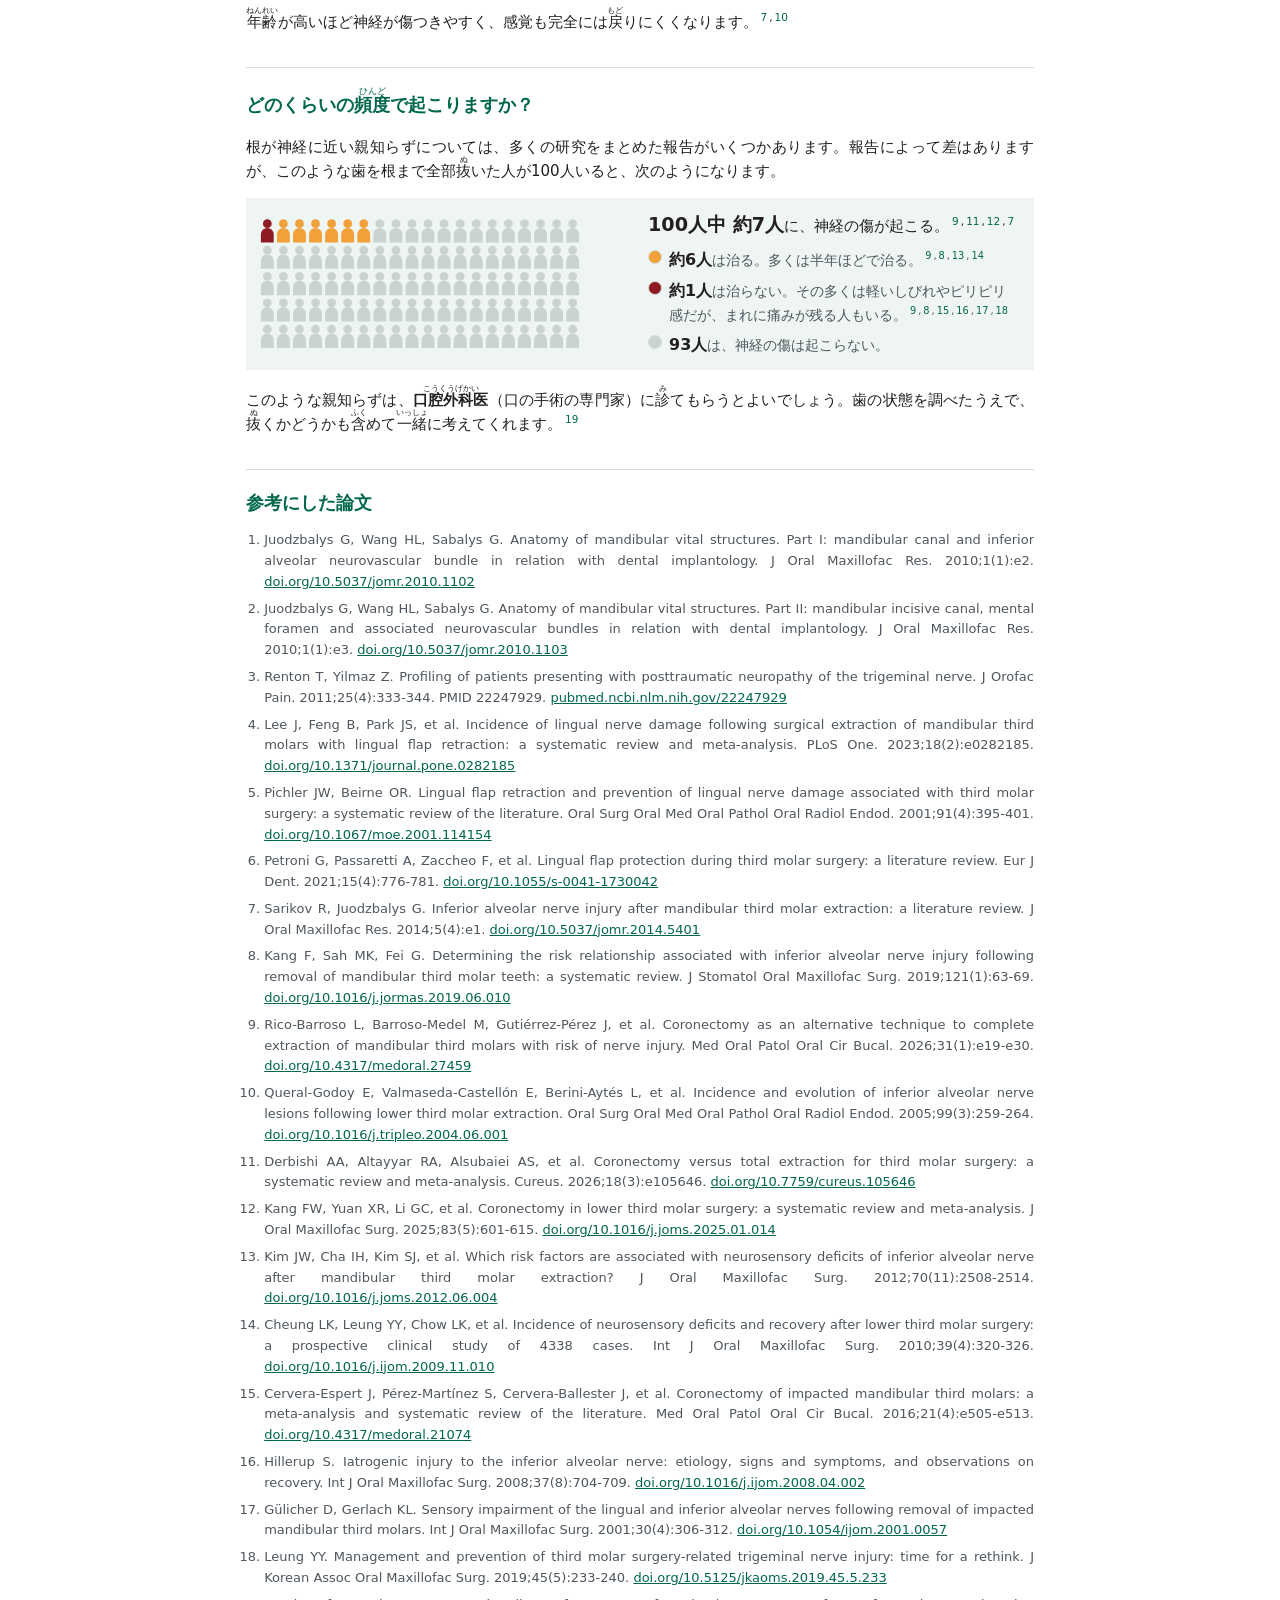
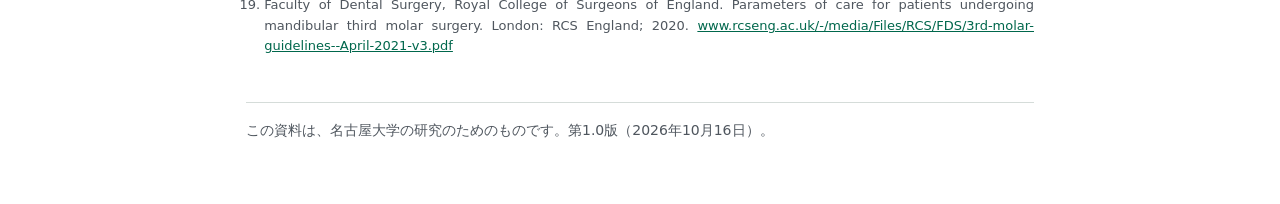
<file: pamphlet/model/ja/index.html>
<!doctype html>
<html lang="ja">
<head>
<meta charset="utf-8">
<meta name="viewport" content="width=device-width, initial-scale=1">
<title>親知らずをぬくときの、神経への危険</title>
<meta name="robots" content="noindex">
<link rel="stylesheet" href="../../../style.css">
<link rel="stylesheet" href="../../pamphlet.css">
</head>
<body class="pamphlet model-card">
<main>
  <header class="sheet-head">
    <h1>親知らずをぬくときの、神経への危険</h1>
    <img class="logo" src="../../../images/nagoya-logo.png" width="85" height="64" alt="名古屋大学">
  </header>

  <!-- IMPORTANT START: generated by tools/build.py from the first section of content/shared-ja.html. -->
<section class="important">
  <p><b>この親知らずの根は、神経に巻き付いています。歯を<ruby>抜<rt>ぬ</rt></ruby>くと神経が傷つき、下<ruby>唇<rt>くちびる</rt></ruby>やあご先がしびれることがあります。</b></p>
</section>
  <!-- IMPORTANT END -->

  <p class="model-note"><b>3Dモデルを見てください。</b>下の番号と同じ番号のシールが、モデルにはってあります。</p>
  <ul class="legend">
    <li><span class="dot" style="background:#d6cbbb"></span>あごの骨と歯</li>
    <li><span class="dot" style="background:#c8303a"></span>神経・動脈・静脈（下あごの管の中）</li>
  </ul>

  <section class="parts">
    <h2>モデルの各部分</h2>
    <!-- KEY START: generated by tools/build.py from the numbered dots in ja/index.html. -->
    <div class="col">
      <div class="part"><h3><span class="num">1</span>下あごの神経（かしそう神経）</h3><ul><li>同じ側の下の歯、歯ぐき、下くちびる、あごの感覚を伝えます。</li><li>かしそう動脈・静脈といっしょに、骨の中の管を通っています。これらも傷つくことがあります。</li><li>神経が傷つくと、しびれ、ピリピリ感、感じ方の変化、いたみが出ることがあります。一時的なことも、ずっと続くこともあります。</li><li>年れいが高い人ほど傷つきやすく、完全には治りにくくなります。</li></ul></div>
      <div class="part"><h3><span class="num">2</span>親知らずの根</h3><ul><li>根が下あごの神経に巻き付いています。</li><li>そのため、歯をぬくと神経が傷つくことがあります。</li></ul></div>
    </div>
    <div class="col">
      <div class="part"><h3><span class="num">3</span>親知らず（第三大きゅう歯）</h3><ul><li>歯ぐきと骨の下にうまっています。</li><li>歯ぐきの上に出ていません。</li></ul></div>
      <div class="part"><h3><span class="num">4</span>第一・第二大きゅう歯</h3><ul><li>食べ物をかむ、おくの大きな歯です。</li><li>親知らずは、この後ろにあります。</li></ul></div>
      <div class="part"><h3><span class="num">5</span>第一・第二小きゅう歯</h3><ul><li>大きゅう歯の前にある歯です。</li><li>これも食べ物をかむのを助けます。</li></ul></div>
    </div>
    <div class="col">
      <div class="part"><h3><span class="num">6</span>あごの先の神経（おとがい神経）</h3><ul><li>下あごの神経の枝です。骨の小さなあな（おとがいあな）から外に出ます。</li><li>下くちびるとあごの感覚を伝えます。</li><li>もっとおくで下あごの神経が傷つくと、くちびるやあごの感じ方も変わることがあります。</li></ul></div>
      <div class="part"><h3><span class="num">7</span>下あごの骨</h3><ul><li>神経、動脈、静脈が、この骨の中の管を通っています。</li></ul></div>
    </div>
    <!-- KEY END -->
  </section>

  <!-- SHARED TEXT START: generated from content/shared-ja.html by tools/build.py. Edit that file, not this block. -->
<section>
  <h2>どのような状態ですか？</h2>
  <p>親知らずは、最も<ruby>奥<rt>おく</rt></ruby>に生える歯で、「<b><ruby>第三大臼歯<rt>だいさんだいきゅうし</rt></ruby></b>」とも呼ばれます。<b><ruby>埋<rt>う</rt></ruby>まっている下の親知らず</b>は、歯ぐきと骨の中にあり、歯ぐきの上に出ていません。正しい向きに生えることができない状態です。</p>
</section>

<section>
  <h2>神経について</h2>
  <p>下あごの骨の中には細い管があり、その中を神経が通っています。ここでは「<b>下あごの神経</b>」と呼びます。医学用語では「<b><ruby>下歯槽<rt>かしそう</rt></ruby>神経</b>」といいます。同じ管の中を、血管（<b><ruby>下歯槽<rt>かしそう</rt></ruby>動脈</b>と<b><ruby>下歯槽<rt>かしそう</rt></ruby>静脈</b>）も<ruby>一緒<rt>いっしょ</rt></ruby>に通っています。<sup class="cite"><a href="#ref-1">1</a></sup></p>
  <p>下あごの神経は、同じ側の下の歯と歯ぐきの感覚を伝えています。<sup class="cite"><a href="#ref-1">1</a></sup> あごの前の方で、この神経の枝が骨の小さな<ruby>穴<rt>あな</rt></ruby>から外に出ます。この枝を「<b>オトガイ神経</b>」と呼び、下<ruby>唇<rt>くちびる</rt></ruby>とあご先の感覚を伝えています。<sup class="cite"><a href="#ref-2">2</a></sup></p>
  <p>親知らずを<ruby>抜<rt>ぬ</rt></ruby>くと、舌の神経（<b><ruby>舌神経<rt>ぜつしんけい</rt></ruby></b>）が傷つくこともあります。<sup class="cite"><a href="#ref-3">3</a></sup> 1000人に1〜3人ほどは、<ruby>障害<rt>しょうがい</rt></ruby>が治らずに残る可能性があります。<sup class="cite"><a href="#ref-4">4</a>,<a href="#ref-5">5</a>,<a href="#ref-6">6</a></sup> このモデルでは、<ruby>舌神経<rt>ぜつしんけい</rt></ruby>は示していません。</p>
  <p>このモデルでは、<b>親知らずの根が神経と動脈に巻き付いています</b>。</p>
</section>

<section>
  <h2><ruby>抜歯<rt>ばっし</rt></ruby>で神経が傷つくのはなぜですか？</h2>
  <p>歯を<ruby>抜<rt>ぬ</rt></ruby>くには、根を骨から取り出す必要があります。この歯の根は神経を囲むように曲がっているため、<ruby>抜歯<rt>ばっし</rt></ruby>の<ruby>際<rt>さい</rt></ruby>に神経が<ruby>圧迫<rt>あっぱく</rt></ruby>されたり、切れたりすることがあります。<sup class="cite"><a href="#ref-7">7</a></sup> <ruby>一緒<rt>いっしょ</rt></ruby>に通っている動脈や静脈が傷つき、出血することもあります。<sup class="cite"><a href="#ref-1">1</a>,<a href="#ref-7">7</a></sup></p>
  <p>下あごの神経が傷つくと、その枝であるオトガイ神経の働きも悪くなることがあります。<sup class="cite"><a href="#ref-2">2</a></sup></p>
</section>

<section>
  <h2>神経が傷つくと、どうなりますか？</h2>
  <p>同じ側の下<ruby>唇<rt>くちびる</rt></ruby>、あご先、歯、歯ぐきに、次のような<ruby>症状<rt>しょうじょう</rt></ruby>が出ることがあります。<sup class="cite"><a href="#ref-7">7</a>,<a href="#ref-3">3</a></sup></p>
  <figure class="symptoms"><img src="../../../images/symptoms-ja.svg" alt="4つの顔の絵。どれも片側の下唇とあご先に色がついています：しびれる、ピリピリする、いつもと違う、痛む。"></figure>
  <p>多くの人は、数週間から数か月で感覚が<ruby>戻<rt>もど</rt></ruby>ります（<b>一時的</b>な<ruby>障害<rt>しょうがい</rt></ruby>）。ただし、感覚が完全には<ruby>戻<rt>もど</rt></ruby>らない人もいます（<b>ずっと残る</b><ruby>障害<rt>しょうがい</rt></ruby>）。<sup class="cite"><a href="#ref-7">7</a>,<a href="#ref-8">8</a>,<a href="#ref-9">9</a></sup></p>
  <p><ruby>年齢<rt>ねんれい</rt></ruby>が高いほど神経が傷つきやすく、感覚も完全には<ruby>戻<rt>もど</rt></ruby>りにくくなります。<sup class="cite"><a href="#ref-7">7</a>,<a href="#ref-10">10</a></sup></p>
</section>

<section class="risk">
  <h2>どのくらいの<ruby>頻度<rt>ひんど</rt></ruby>で起こりますか？</h2>
  <p>根が神経に近い親知らずについては、多くの研究をまとめた報告がいくつかあります。報告によって差はありますが、このような歯を根まで全部<ruby>抜<rt>ぬ</rt></ruby>いた人が100人いると、次のようになります。</p>
  <div class="stats">
    <img class="icons" src="../../../images/risk-100.svg" alt="100人の絵。93人が灰色、6人がオレンジ色、1人が濃い赤色。">
    <p class="stats-head"><strong>100人中 約7人</strong>に、神経の傷が起こる。<sup class="cite"><a href="#ref-9">9</a>,<a href="#ref-11">11</a>,<a href="#ref-12">12</a>,<a href="#ref-7">7</a></sup></p>
    <ul class="key">
      <li><span class="dot recover"></span><span><strong>約6人</strong>は治る。多くは半年ほどで治る。<sup class="cite"><a href="#ref-9">9</a>,<a href="#ref-8">8</a>,<a href="#ref-13">13</a>,<a href="#ref-14">14</a></sup></span></li>
      <li><span class="dot permanent"></span><span><strong>約1人</strong>は治らない。その多くは軽いしびれやピリピリ感だが、まれに痛みが残る人もいる。<sup class="cite"><a href="#ref-9">9</a>,<a href="#ref-8">8</a>,<a href="#ref-15">15</a>,<a href="#ref-16">16</a>,<a href="#ref-17">17</a>,<a href="#ref-18">18</a></sup></span></li>
      <li><span class="dot none"></span><span><strong>93人</strong>は、神経の傷は起こらない。</span></li>
    </ul>
  </div>
  <p>このような親知らずは、<b><ruby>口腔外科医<rt>こうくうげかい</rt></ruby></b>（口の手術の専門家）に<ruby>診<rt>み</rt></ruby>てもらうとよいでしょう。歯の状態を調べたうえで、<ruby>抜<rt>ぬ</rt></ruby>くかどうかも<ruby>含<rt>ふく</rt></ruby>めて<ruby>一緒<rt>いっしょ</rt></ruby>に考えてくれます。<sup class="cite"><a href="#ref-19">19</a></sup></p>
</section>

<section class="refs">
  <h2>参考にした論文</h2>
  <ol lang="en">
    <li id="ref-1">Juodzbalys G, Wang HL, Sabalys G. <span class="rt">Anatomy of mandibular vital structures. Part I: mandibular canal and inferior alveolar neurovascular bundle in relation with dental implantology.</span> J Oral Maxillofac Res. 2010;1(1):e2. <a href="https://doi.org/10.5037/jomr.2010.1102" target="_blank" rel="noopener">doi.org/10.5037/jomr.2010.1102</a></li>
    <li id="ref-2">Juodzbalys G, Wang HL, Sabalys G. <span class="rt">Anatomy of mandibular vital structures. Part II: mandibular incisive canal, mental foramen and associated neurovascular bundles in relation with dental implantology.</span> J Oral Maxillofac Res. 2010;1(1):e3. <a href="https://doi.org/10.5037/jomr.2010.1103" target="_blank" rel="noopener">doi.org/10.5037/jomr.2010.1103</a></li>
    <li id="ref-3">Renton T, Yilmaz Z. <span class="rt">Profiling of patients presenting with posttraumatic neuropathy of the trigeminal nerve.</span> J Orofac Pain. 2011;25(4):333-344. PMID 22247929. <a href="https://pubmed.ncbi.nlm.nih.gov/22247929/" target="_blank" rel="noopener">pubmed.ncbi.nlm.nih.gov/22247929</a></li>
    <li id="ref-4">Lee J, Feng B, Park JS, et al. <span class="rt">Incidence of lingual nerve damage following surgical extraction of mandibular third molars with lingual flap retraction: a systematic review and meta-analysis.</span> PLoS One. 2023;18(2):e0282185. <a href="https://doi.org/10.1371/journal.pone.0282185" target="_blank" rel="noopener">doi.org/10.1371/journal.pone.0282185</a></li>
    <li id="ref-5">Pichler JW, Beirne OR. <span class="rt">Lingual flap retraction and prevention of lingual nerve damage associated with third molar surgery: a systematic review of the literature.</span> Oral Surg Oral Med Oral Pathol Oral Radiol Endod. 2001;91(4):395-401. <a href="https://doi.org/10.1067/moe.2001.114154" target="_blank" rel="noopener">doi.org/10.1067/moe.2001.114154</a></li>
    <li id="ref-6">Petroni G, Passaretti A, Zaccheo F, et al. <span class="rt">Lingual flap protection during third molar surgery: a literature review.</span> Eur J Dent. 2021;15(4):776-781. <a href="https://doi.org/10.1055/s-0041-1730042" target="_blank" rel="noopener">doi.org/10.1055/s-0041-1730042</a></li>
    <li id="ref-7">Sarikov R, Juodzbalys G. <span class="rt">Inferior alveolar nerve injury after mandibular third molar extraction: a literature review.</span> J Oral Maxillofac Res. 2014;5(4):e1. <a href="https://doi.org/10.5037/jomr.2014.5401" target="_blank" rel="noopener">doi.org/10.5037/jomr.2014.5401</a></li>
    <li id="ref-8">Kang F, Sah MK, Fei G. <span class="rt">Determining the risk relationship associated with inferior alveolar nerve injury following removal of mandibular third molar teeth: a systematic review.</span> J Stomatol Oral Maxillofac Surg. 2019;121(1):63-69. <a href="https://doi.org/10.1016/j.jormas.2019.06.010" target="_blank" rel="noopener">doi.org/10.1016/j.jormas.2019.06.010</a></li>
    <li id="ref-9">Rico-Barroso L, Barroso-Medel M, Gutiérrez-Pérez J, et al. <span class="rt">Coronectomy as an alternative technique to complete extraction of mandibular third molars with risk of nerve injury.</span> Med Oral Patol Oral Cir Bucal. 2026;31(1):e19-e30. <a href="https://doi.org/10.4317/medoral.27459" target="_blank" rel="noopener">doi.org/10.4317/medoral.27459</a></li>
    <li id="ref-10">Queral-Godoy E, Valmaseda-Castellón E, Berini-Aytés L, et al. <span class="rt">Incidence and evolution of inferior alveolar nerve lesions following lower third molar extraction.</span> Oral Surg Oral Med Oral Pathol Oral Radiol Endod. 2005;99(3):259-264. <a href="https://doi.org/10.1016/j.tripleo.2004.06.001" target="_blank" rel="noopener">doi.org/10.1016/j.tripleo.2004.06.001</a></li>
    <li id="ref-11">Derbishi AA, Altayyar RA, Alsubaiei AS, et al. <span class="rt">Coronectomy versus total extraction for third molar surgery: a systematic review and meta-analysis.</span> Cureus. 2026;18(3):e105646. <a href="https://doi.org/10.7759/cureus.105646" target="_blank" rel="noopener">doi.org/10.7759/cureus.105646</a></li>
    <li id="ref-12">Kang FW, Yuan XR, Li GC, et al. <span class="rt">Coronectomy in lower third molar surgery: a systematic review and meta-analysis.</span> J Oral Maxillofac Surg. 2025;83(5):601-615. <a href="https://doi.org/10.1016/j.joms.2025.01.014" target="_blank" rel="noopener">doi.org/10.1016/j.joms.2025.01.014</a></li>
    <li id="ref-13">Kim JW, Cha IH, Kim SJ, et al. Which risk factors are associated with neurosensory deficits of inferior alveolar nerve after mandibular third molar extraction? J Oral Maxillofac Surg. 2012;70(11):2508-2514. <a href="https://doi.org/10.1016/j.joms.2012.06.004" target="_blank" rel="noopener">doi.org/10.1016/j.joms.2012.06.004</a></li>
    <li id="ref-14">Cheung LK, Leung YY, Chow LK, et al. <span class="rt">Incidence of neurosensory deficits and recovery after lower third molar surgery: a prospective clinical study of 4338 cases.</span> Int J Oral Maxillofac Surg. 2010;39(4):320-326. <a href="https://doi.org/10.1016/j.ijom.2009.11.010" target="_blank" rel="noopener">doi.org/10.1016/j.ijom.2009.11.010</a></li>
    <li id="ref-15">Cervera-Espert J, Pérez-Martínez S, Cervera-Ballester J, et al. <span class="rt">Coronectomy of impacted mandibular third molars: a meta-analysis and systematic review of the literature.</span> Med Oral Patol Oral Cir Bucal. 2016;21(4):e505-e513. <a href="https://doi.org/10.4317/medoral.21074" target="_blank" rel="noopener">doi.org/10.4317/medoral.21074</a></li>
    <li id="ref-16">Hillerup S. <span class="rt">Iatrogenic injury to the inferior alveolar nerve: etiology, signs and symptoms, and observations on recovery.</span> Int J Oral Maxillofac Surg. 2008;37(8):704-709. <a href="https://doi.org/10.1016/j.ijom.2008.04.002" target="_blank" rel="noopener">doi.org/10.1016/j.ijom.2008.04.002</a></li>
    <li id="ref-17">Gülicher D, Gerlach KL. <span class="rt">Sensory impairment of the lingual and inferior alveolar nerves following removal of impacted mandibular third molars.</span> Int J Oral Maxillofac Surg. 2001;30(4):306-312. <a href="https://doi.org/10.1054/ijom.2001.0057" target="_blank" rel="noopener">doi.org/10.1054/ijom.2001.0057</a></li>
    <li id="ref-18">Leung YY. <span class="rt">Management and prevention of third molar surgery-related trigeminal nerve injury: time for a rethink.</span> J Korean Assoc Oral Maxillofac Surg. 2019;45(5):233-240. <a href="https://doi.org/10.5125/jkaoms.2019.45.5.233" target="_blank" rel="noopener">doi.org/10.5125/jkaoms.2019.45.5.233</a></li>
    <li id="ref-19">Faculty of Dental Surgery, Royal College of Surgeons of England. Parameters of care for patients undergoing mandibular third molar surgery. London: RCS England; 2020. <a href="https://www.rcseng.ac.uk/-/media/Files/RCS/FDS/3rd-molar-guidelines--April-2021-v3.pdf" target="_blank" rel="noopener">www.rcseng.ac.uk/-/media/Files/RCS/FDS/3rd-molar-guidelines--April-2021-v3.pdf</a></li>
  </ol>
</section>
  <!-- SHARED TEXT END -->

  <p class="disclaimer">この資料は、名古屋大学の研究のためのものです。第1.0版（2026年10月16日）。</p>
</main>
</body>
</html>
</file>
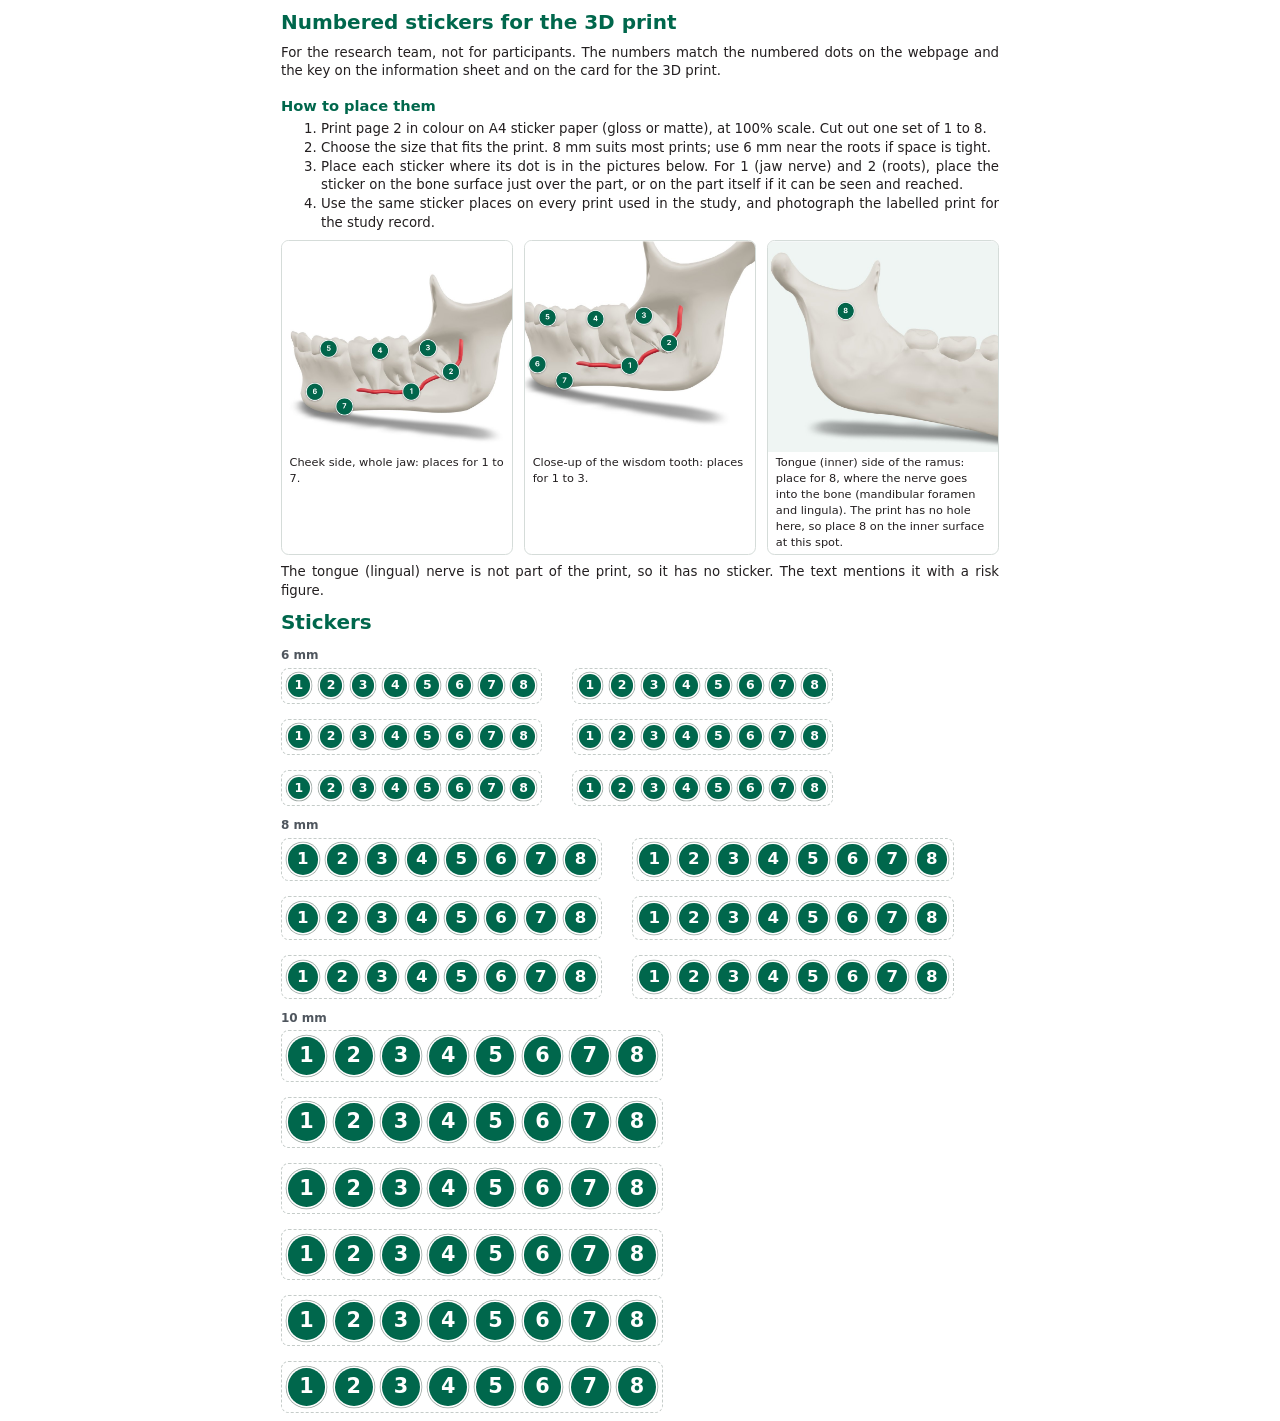
<file: pamphlet/model/stickers.html>
<!doctype html>
<html lang="en">
<head>
<meta charset="utf-8">
<meta name="viewport" content="width=device-width, initial-scale=1">
<title>3D print stickers</title>
<meta name="robots" content="noindex">
<style>
@page { size: A4; margin: 10mm; }
body { font: 10pt/1.4 system-ui, sans-serif; color: #231f20; margin: 0 auto; max-width: 190mm; padding: 8px; }
h1 { font-size: 15pt; color: #00674c; margin: 0 0 2mm; }
h2 { font-size: 11pt; color: #00674c; margin: 4mm 0 1mm; }
h3 { font-size: 9pt; margin: 3mm 0 1mm; color: #4f565e; }
ol, p { margin: 0 0 2mm; text-align: justify; }
.guide { display: grid; grid-template-columns: 1fr 1fr 1fr; gap: 3mm; }
.guide figure { margin: 0; border: 1px solid #d5dcd9; border-radius: 2mm; overflow: hidden; }
.guide img { width: 100%; display: block; }
.guide figcaption { font-size: 8.5pt; padding: 1mm 2mm; }
.row { display: flex; flex-wrap: wrap; gap: 4mm 8mm; }
.set { display: inline-flex; gap: 2.5mm; padding: 1.5mm; border: 0.2mm dashed #c5ccc9; border-radius: 2mm; }
.stk { width: var(--d); height: var(--d); border-radius: 50%; background: #00674c; color: #fff; font-weight: 700;
  font-size: calc(var(--d) * 0.55); line-height: var(--d); text-align: center; box-shadow: 0 0 0 0.4mm #fff, 0 0 0 0.6mm #9aa5a0;
  -webkit-print-color-adjust: exact; print-color-adjust: exact; }
.sheet { break-before: page; }
</style>
</head>
<body>
<h1>Numbered stickers for the 3D print</h1>
<p>For the research team, not for participants. The numbers match the numbered dots on the webpage and the key on the information sheet and on the card for the 3D print.</p>
<h2>How to place them</h2>
<ol>
  <li>Print page 2 in colour on A4 sticker paper (gloss or matte), at 100% scale. Cut out one set of 1 to 8.</li>
  <li>Choose the size that fits the print. 8 mm suits most prints; use 6 mm near the roots if space is tight.</li>
  <li>Place each sticker where its dot is in the pictures below. For 1 (jaw nerve) and 2 (roots), place the sticker on the bone surface just over the part, or on the part itself if it can be seen and reached.</li>
  <li>Use the same sticker places on every print used in the study, and photograph the labelled print for the study record.</li>
</ol>
<div class="guide">
  <figure><img src="../../images/sticker-guide-whole.jpg" alt="Left lower jaw from the cheek side with dots 1 to 7"><figcaption>Cheek side, whole jaw: places for 1 to 7.</figcaption></figure>
  <figure><img src="../../images/sticker-guide-closeup.jpg" alt="Close-up of the wisdom tooth and nerve with dots 1 to 7"><figcaption>Close-up of the wisdom tooth: places for 1 to 3.</figcaption></figure>
  <figure><img src="../../images/sticker-guide-tongue.jpg" alt="The jaw from the tongue side with dot 8"><figcaption>Tongue (inner) side of the ramus: place for 8, where the nerve goes into the bone (mandibular foramen and lingula). The print has no hole here, so place 8 on the inner surface at this spot.</figcaption></figure>
</div>
<p style="margin-top:2mm">The tongue (lingual) nerve is not part of the print, so it has no sticker. The text mentions it with a risk figure.</p>
<section class="sheet">
<h1>Stickers</h1>
<h3>6 mm</h3><div class="row"><span class="set"><span class="stk" style="--d:6mm">1</span><span class="stk" style="--d:6mm">2</span><span class="stk" style="--d:6mm">3</span><span class="stk" style="--d:6mm">4</span><span class="stk" style="--d:6mm">5</span><span class="stk" style="--d:6mm">6</span><span class="stk" style="--d:6mm">7</span><span class="stk" style="--d:6mm">8</span></span><span class="set"><span class="stk" style="--d:6mm">1</span><span class="stk" style="--d:6mm">2</span><span class="stk" style="--d:6mm">3</span><span class="stk" style="--d:6mm">4</span><span class="stk" style="--d:6mm">5</span><span class="stk" style="--d:6mm">6</span><span class="stk" style="--d:6mm">7</span><span class="stk" style="--d:6mm">8</span></span><span class="set"><span class="stk" style="--d:6mm">1</span><span class="stk" style="--d:6mm">2</span><span class="stk" style="--d:6mm">3</span><span class="stk" style="--d:6mm">4</span><span class="stk" style="--d:6mm">5</span><span class="stk" style="--d:6mm">6</span><span class="stk" style="--d:6mm">7</span><span class="stk" style="--d:6mm">8</span></span><span class="set"><span class="stk" style="--d:6mm">1</span><span class="stk" style="--d:6mm">2</span><span class="stk" style="--d:6mm">3</span><span class="stk" style="--d:6mm">4</span><span class="stk" style="--d:6mm">5</span><span class="stk" style="--d:6mm">6</span><span class="stk" style="--d:6mm">7</span><span class="stk" style="--d:6mm">8</span></span><span class="set"><span class="stk" style="--d:6mm">1</span><span class="stk" style="--d:6mm">2</span><span class="stk" style="--d:6mm">3</span><span class="stk" style="--d:6mm">4</span><span class="stk" style="--d:6mm">5</span><span class="stk" style="--d:6mm">6</span><span class="stk" style="--d:6mm">7</span><span class="stk" style="--d:6mm">8</span></span><span class="set"><span class="stk" style="--d:6mm">1</span><span class="stk" style="--d:6mm">2</span><span class="stk" style="--d:6mm">3</span><span class="stk" style="--d:6mm">4</span><span class="stk" style="--d:6mm">5</span><span class="stk" style="--d:6mm">6</span><span class="stk" style="--d:6mm">7</span><span class="stk" style="--d:6mm">8</span></span></div>
<h3>8 mm</h3><div class="row"><span class="set"><span class="stk" style="--d:8mm">1</span><span class="stk" style="--d:8mm">2</span><span class="stk" style="--d:8mm">3</span><span class="stk" style="--d:8mm">4</span><span class="stk" style="--d:8mm">5</span><span class="stk" style="--d:8mm">6</span><span class="stk" style="--d:8mm">7</span><span class="stk" style="--d:8mm">8</span></span><span class="set"><span class="stk" style="--d:8mm">1</span><span class="stk" style="--d:8mm">2</span><span class="stk" style="--d:8mm">3</span><span class="stk" style="--d:8mm">4</span><span class="stk" style="--d:8mm">5</span><span class="stk" style="--d:8mm">6</span><span class="stk" style="--d:8mm">7</span><span class="stk" style="--d:8mm">8</span></span><span class="set"><span class="stk" style="--d:8mm">1</span><span class="stk" style="--d:8mm">2</span><span class="stk" style="--d:8mm">3</span><span class="stk" style="--d:8mm">4</span><span class="stk" style="--d:8mm">5</span><span class="stk" style="--d:8mm">6</span><span class="stk" style="--d:8mm">7</span><span class="stk" style="--d:8mm">8</span></span><span class="set"><span class="stk" style="--d:8mm">1</span><span class="stk" style="--d:8mm">2</span><span class="stk" style="--d:8mm">3</span><span class="stk" style="--d:8mm">4</span><span class="stk" style="--d:8mm">5</span><span class="stk" style="--d:8mm">6</span><span class="stk" style="--d:8mm">7</span><span class="stk" style="--d:8mm">8</span></span><span class="set"><span class="stk" style="--d:8mm">1</span><span class="stk" style="--d:8mm">2</span><span class="stk" style="--d:8mm">3</span><span class="stk" style="--d:8mm">4</span><span class="stk" style="--d:8mm">5</span><span class="stk" style="--d:8mm">6</span><span class="stk" style="--d:8mm">7</span><span class="stk" style="--d:8mm">8</span></span><span class="set"><span class="stk" style="--d:8mm">1</span><span class="stk" style="--d:8mm">2</span><span class="stk" style="--d:8mm">3</span><span class="stk" style="--d:8mm">4</span><span class="stk" style="--d:8mm">5</span><span class="stk" style="--d:8mm">6</span><span class="stk" style="--d:8mm">7</span><span class="stk" style="--d:8mm">8</span></span></div>
<h3>10 mm</h3><div class="row"><span class="set"><span class="stk" style="--d:10mm">1</span><span class="stk" style="--d:10mm">2</span><span class="stk" style="--d:10mm">3</span><span class="stk" style="--d:10mm">4</span><span class="stk" style="--d:10mm">5</span><span class="stk" style="--d:10mm">6</span><span class="stk" style="--d:10mm">7</span><span class="stk" style="--d:10mm">8</span></span><span class="set"><span class="stk" style="--d:10mm">1</span><span class="stk" style="--d:10mm">2</span><span class="stk" style="--d:10mm">3</span><span class="stk" style="--d:10mm">4</span><span class="stk" style="--d:10mm">5</span><span class="stk" style="--d:10mm">6</span><span class="stk" style="--d:10mm">7</span><span class="stk" style="--d:10mm">8</span></span><span class="set"><span class="stk" style="--d:10mm">1</span><span class="stk" style="--d:10mm">2</span><span class="stk" style="--d:10mm">3</span><span class="stk" style="--d:10mm">4</span><span class="stk" style="--d:10mm">5</span><span class="stk" style="--d:10mm">6</span><span class="stk" style="--d:10mm">7</span><span class="stk" style="--d:10mm">8</span></span><span class="set"><span class="stk" style="--d:10mm">1</span><span class="stk" style="--d:10mm">2</span><span class="stk" style="--d:10mm">3</span><span class="stk" style="--d:10mm">4</span><span class="stk" style="--d:10mm">5</span><span class="stk" style="--d:10mm">6</span><span class="stk" style="--d:10mm">7</span><span class="stk" style="--d:10mm">8</span></span><span class="set"><span class="stk" style="--d:10mm">1</span><span class="stk" style="--d:10mm">2</span><span class="stk" style="--d:10mm">3</span><span class="stk" style="--d:10mm">4</span><span class="stk" style="--d:10mm">5</span><span class="stk" style="--d:10mm">6</span><span class="stk" style="--d:10mm">7</span><span class="stk" style="--d:10mm">8</span></span><span class="set"><span class="stk" style="--d:10mm">1</span><span class="stk" style="--d:10mm">2</span><span class="stk" style="--d:10mm">3</span><span class="stk" style="--d:10mm">4</span><span class="stk" style="--d:10mm">5</span><span class="stk" style="--d:10mm">6</span><span class="stk" style="--d:10mm">7</span><span class="stk" style="--d:10mm">8</span></span></div>
</section>
</body>
</html>
</file>
<file: style.css>
:root {
  --bg: #ffffff; --text: #231f20; --muted: #5a616b; --line: #e3e6ea;
  --accent: #00674c; --card: #eef5f2; --ar: #00674c; --ar-text: #ffffff;
}
/* Pages open in light mode; the toggle switches to dark for this browser tab (sessionStorage). */
:root[data-theme="dark"] { --bg: #121417; --text: #eef0f3; --muted: #a9b0b9; --line: #2a2e34;
    --accent: #5cc49d; --card: #18211e; --ar: #5cc49d; --ar-text: #0d1117; }
:root { color-scheme: light; }
:root[data-theme="dark"] { color-scheme: dark; }
* { box-sizing: border-box; }
html { -webkit-text-size-adjust: 100%; }
body { margin: 0; background: var(--bg); color: var(--text);
  font: 17px/1.6 system-ui, -apple-system, "Hiragino Sans", "Yu Gothic", "Noto Sans JP", sans-serif; }
.bar { display: flex; justify-content: space-between; align-items: center;
  padding: 10px 16px; border-bottom: 1px solid var(--line); }
.logo { height: 56px; width: auto; display: block; background: #fff; border-radius: 0; padding: 3px 5px; box-sizing: content-box; }
.bar-left { display: flex; flex-wrap: wrap; gap: 8px; align-items: center; }
.lang, .theme { white-space: nowrap; }
@media (max-width: 420px) { .bar { gap: 8px; } .bar-left { gap: 6px; } .lang, .theme { padding: 8px 10px; } .logo { height: 44px; } }
.theme { font: inherit; font-size: 15px; color: var(--accent); background: transparent; cursor: pointer;
  padding: 8px 12px; min-height: 44px; border: 1px solid var(--line); border-radius: 0; }
.lang { font-size: 15px; color: var(--accent); text-decoration: none; padding: 8px 12px; min-height: 44px; display: inline-flex; align-items: center;
  border: 1px solid var(--line); border-radius: 0; }
main { max-width: 640px; margin: 0 auto; padding: 8px 16px 48px; }
h1 { font-size: 1.45rem; line-height: 1.3; margin: 16px 0 12px; }
h2 { font-size: 1.15rem; margin: 0 0 6px; }
section { padding: 18px 0; border-top: 1px solid var(--line); }
model-viewer { display: block; position: relative; width: 100%; height: 58vh; min-height: 320px; max-height: 560px;
  background: var(--card); border-radius: 0; --poster-color: transparent; }
/* Until the 3D viewer script has started, show only the box and any problem message. */
model-viewer:not(:defined) > :not(.problem) { display: none; }
.ar-btn { position: absolute; left: 50%; bottom: 14px; transform: translateX(-50%);
  background: var(--ar); color: var(--ar-text); border: 0; border-radius: 0;
  padding: 14px 22px; font-family: inherit; font-size: 16px; font-weight: 600; line-height: 1; min-height: 48px; white-space: nowrap; }
.progress { position: absolute; left: 0; right: 0; top: 0; height: 4px; }
.progress-fill { height: 100%; width: 0; background: var(--accent); transition: width .2s; }
.progress.done { opacity: 0; transition: opacity .4s; }
.legend { display: flex; flex-wrap: wrap; gap: 8px 18px; list-style: none; padding: 0; margin: 8px 0 12px; font-size: 15px; }
.dot { display: inline-block; width: 14px; height: 14px; border-radius: 50%;
  margin-right: 6px; vertical-align: -2px; border: 1px solid var(--line); }
.stats { background: var(--card); border-radius: 0; padding: 12px 14px; margin: 10px 0;
  display: grid; grid-template-columns: minmax(0, 1fr) minmax(0, 1fr); gap: 6px 16px; align-items: center; }
.stats .icons { grid-row: 1 / 3; display: block; width: 100%; max-width: 320px; margin: 0; }
.stats .stats-head { margin: 0; font-size: 15px; }
.stats strong { font-size: 1.2rem; }
.stats .key { list-style: none; margin: 0; padding: 0; font-size: 14px; color: var(--muted); display: flex; flex-direction: column; gap: 6px; }
.stats .key li { display: flex; align-items: flex-start; gap: 7px; text-align: left; }
.stats .key .dot { flex: none; margin: 3px 0 0; }
.stats .stats-head { text-align: left; }
.stats .key strong { font-size: 1rem; color: var(--text); }
.dot.recover { background: #f0a13a; } .dot.permanent { background: #8e1b24; } .dot.none { background: #c9d3cf; }
/* Dark mode: a white backing keeps the dark red "1 in 100" icons easy to see (colours unchanged). */
:root[data-theme="dark"] .stats .icons { background: #fff; padding: 6px; }
:root[data-theme="dark"] .stats .key .dot { box-shadow: 0 0 0 2px #fff; }
@media (max-width: 560px) { .stats { grid-template-columns: 1fr; } .stats .icons { grid-row: auto; max-width: none; } }
.small { font-size: 13px; color: var(--muted); overflow-wrap: anywhere; }
a { color: var(--accent); }
ul { padding-left: 1.2em; }
.disclaimer { font-size: 14px; color: var(--muted); border-top: 1px solid var(--line); padding-top: 16px; }
/* Labels on the model drawn like a medical diagram: a small point, a leader line and a short name. */
.hotspot { --len: 34px; width: 9px; height: 9px; border-radius: 50%; padding: 0; border: 2px solid #fff;
  background: #1b1d21; box-shadow: 0 0 0 1px #1b1d21; position: relative; pointer-events: none; }
.hotspot:not([data-visible]) { opacity: 0; }
model-viewer.labels-off .hotspot, model-viewer.zoomed .hotspot[data-far] { display: none; }
.hotspot::after { content: ""; position: absolute; background: #1b1d21; }
.hotspot .label { position: absolute; white-space: nowrap; text-align: center;
  background: rgba(255,255,255,.92); color: #1b1d21; border: 1px solid #1b1d21; border-radius: 0; padding: 2px 6px;
  font: 700 13px/1.15 system-ui, -apple-system, "Hiragino Sans", sans-serif; }
.hotspot .label small { display: block; font-weight: 500; font-size: 11px; }
.hotspot[data-side="up"]::after { left: 50%; bottom: 100%; width: 1.5px; height: var(--len); }
.hotspot[data-side="up"] .label { left: 50%; bottom: calc(100% + var(--len)); transform: translateX(-50%); }
.hotspot[data-side="down"]::after { left: 50%; top: 100%; width: 1.5px; height: var(--len); }
.hotspot[data-side="down"] .label { left: 50%; top: calc(100% + var(--len)); transform: translateX(-50%); }
.hotspot[data-side="left"]::after { right: 100%; top: 50%; height: 1.5px; width: var(--len); }
.hotspot[data-side="left"] .label { right: calc(100% + var(--len)); top: 50%; transform: translateY(-50%); }
.hotspot[data-side="right"]::after { left: 100%; top: 50%; height: 1.5px; width: var(--len); }
.hotspot[data-side="right"] .label { left: calc(100% + var(--len)); top: 50%; transform: translateY(-50%); }
.controls { display: flex; flex-wrap: wrap; gap: 8px; margin: 10px 0 0; }
.controls button { flex: 1 1 auto; min-height: 44px; padding: 8px 12px; border-radius: 0;
  border: 1px solid var(--line); background: var(--card); color: var(--text); font-family: inherit; font-size: 15px; font-weight: 600; line-height: 1.2; cursor: pointer; }
.controls button[aria-pressed="true"] { border-color: var(--accent); color: var(--accent); }
.cite { font-size: .7em; line-height: 0; margin-left: 1px; }
.cite a { text-decoration: none; }
/* Bigger tap area for source numbers on screens (the printed sheet keeps its spacing). */
@media screen { .cite a { display: inline-block; line-height: 1; padding: 4px 3px; margin: -4px -1px; } }
.xray, .areas { margin: 12px 0; }
.areas img { width: 100%; height: auto; border-radius: 0; display: block; background: #fff; }
.areas figcaption { font-size: 14px; color: var(--muted); margin-top: 6px; }
.xray img { width: 100%; height: auto; border-radius: 0; display: block; }
.xray figcaption { font-size: 14px; color: var(--muted); margin-top: 6px; }
.credit { overflow-wrap: anywhere; }
.refs ol { padding-left: 1.4em; font-size: 13px; color: var(--muted); }
.refs li { margin-bottom: 6px; overflow-wrap: anywhere; }
.problem { position: absolute; inset: 0; display: flex; align-items: center; justify-content: center;
  padding: 24px; text-align: center; color: var(--text); font-size: 16px; }
.ar-more { display: flex; flex-wrap: wrap; gap: 8px; margin: 6px 0 10px; }
.ar-more[hidden] { display: none; }
.ar-more button { flex: 1 1 auto; min-height: 44px; padding: 8px 12px; border-radius: 0; border: 0;
  background: var(--ar); color: var(--ar-text); font-family: inherit; font-size: 15px; font-weight: 600; line-height: 1.2; cursor: pointer; }
/* Justified text, as asked. Hyphens help English lines not to stretch too much on phones. */
main p, main li, figcaption { text-align: justify; hyphens: auto; -webkit-hyphens: auto; }
main ul, main ol, .refs li { text-align: justify; hyphens: auto; -webkit-hyphens: auto; }
.controls, .ar-more { text-align: left; hyphens: manual; -webkit-hyphens: manual; }
.important { background: #fff7e0; border: 2px solid #d9a400; border-radius: 0; padding: 12px 14px; margin: 12px 0; }
.important h2 { color: #6b4e00; }
.important p { margin: 0; color: #231f20; text-align: center; text-align-last: center; }

.symptoms { margin: 8px 0; }
.symptoms img { display: block; width: 100%; max-width: 520px; background: #fff; border-radius: 0; }
/* Sources start closed; tap the heading to open them. */
.refs summary { cursor: pointer; list-style: none; }
.refs summary::-webkit-details-marker { display: none; }
.refs summary h2 { display: inline; }
.refs summary h2::after { content: " +"; color: var(--muted); }
.refs details[open] summary h2::after { content: " \2212"; }
@media (max-width: 480px) {
  .hotspot .label { font-size: 12px; padding: 2px 5px; }
  .hotspot .label small { font-size: 11px; }
}

@media (prefers-reduced-motion: reduce) { .progress-fill, .progress.done { transition: none; } }

/* Furigana (Japanese text): keep the base kanji together when the reading is wider, and keep line spacing even. */
ruby { ruby-align: center; white-space: nowrap; }
rt { font-size: 0.5em; font-weight: 400; letter-spacing: 0; }
</file>
<file: pamphlet/pamphlet.css>
/* Information sheet: one side of one A4 sheet, in colour.
   Same text and pictures as the webpage; only the layout is for print. */
.pamphlet { --bg: #fff; --text: #231f20; --muted: #4f565e; --line: #d5dcd9; --accent: #00674c; --card: #eef5f2;
  --ar: #00674c; --ar-text: #fff; background: #fff; color: var(--text); font-size: 15px; }
.pamphlet main { max-width: 820px; }
.pamphlet h2 { color: var(--accent); }
.sheet-head { display: grid; grid-template-columns: 1fr auto 1fr; align-items: center; gap: 12px;
  background: var(--accent); color: #fff; border-radius: 10px; padding: 8px 10px 8px 16px; margin: 8px 0; }
.sheet-head::before { content: ""; }
.sheet-head h1 { margin: 0; color: #fff; text-align: center; grid-column: 2; }
.sheet-head .logo { grid-column: 3; justify-self: end; }
.sheet-head .logo { height: 52px; padding: 3px 5px; }
.important { background: #fff7e0; border: 2px solid #d9a400; border-radius: 10px; padding: 8px 12px; margin: 8px 0; }
.important h2 { color: #6b4e00; margin: 0 0 2px; }
.important p { margin: 0; }
.model-shots { display: grid; grid-template-columns: repeat(3, 1fr); gap: 8px; }
.model-shots figure { margin: 0; background: var(--card); border-radius: 8px; overflow: hidden; }
.model-shots img { width: 100%; display: block; }
.model-shots figcaption { font-size: 13px; font-weight: 600; color: var(--accent); padding: 2px 8px 5px; }
.pamphlet .legend { margin: 6px 0; }
.model-note { background: var(--card); border-left: 4px solid var(--accent); border-radius: 6px; padding: 6px 10px; margin: 8px 0; }
.parts { border-top: 0; padding: 4px 0; }
.parts > h2 { margin-bottom: 4px; }
.parts { display: grid; grid-template-columns: repeat(3, 1fr); gap: 6px; }
.parts > h2 { grid-column: 1 / -1; }
.parts .col { display: flex; flex-direction: column; gap: 6px; }
.part { background: var(--card); border-radius: 8px; padding: 6px 8px; flex: 1 1 auto; break-inside: avoid; }
.part h3 { font-size: 13px; margin: 0 0 2px; line-height: 1.25; }
.part .num { display: inline-block; width: 18px; height: 18px; line-height: 18px; border-radius: 50%; text-align: center;
  background: var(--accent); color: #fff; font-size: 11px; margin-right: 5px; }
.part ul { margin: 0; padding-left: 1.05em; font-size: 12px; line-height: 1.35; }
.visual { display: grid; grid-template-columns: repeat(10, 1fr); gap: 8px;
  grid-template-areas: "w w w w w w c c c c" "w w w w w w c c c c" "b b b b b l l l l l"; }
.visual .v-w { grid-area: w; } .visual .v-c { grid-area: c; } .visual .v-key { grid-area: k; }
.visual .v-b { grid-area: b; } .visual .v-l { grid-area: l; }
.visual figure { margin: 0; background: #fff; border: 1px solid var(--line); border-radius: 8px; overflow: hidden; display: flex; flex-direction: column; }
.visual img { width: 100%; flex: 1 1 auto; object-fit: contain; display: block; min-height: 0; }
.visual figcaption { font-size: 13px; font-weight: 600; color: var(--accent); padding: 2px 8px 5px; }
.visual .v-key .legend { margin: 0 0 4px; }
.names { list-style: none; margin: 0; padding: 0; text-align: left; display: grid; grid-template-columns: repeat(2, 1fr); gap: 3px 12px; font-size: 13px; }
.names .num, .part .num { display: inline-block; width: 18px; height: 18px; line-height: 18px; border-radius: 50%; text-align: center;
  background: var(--accent); color: #fff; font-size: 11px; margin-right: 5px; }
.parts:has(.names) { display: block; }
@page { size: A4; margin: 7mm; }
@media print {
  .pamphlet { font-size: 7.8pt; line-height: 1.2; -webkit-print-color-adjust: exact; print-color-adjust: exact; }
  /* Japanese has furigana (29 October 2026): enough line spacing that every line is the same height, with or without readings. */
  html[lang="ja"] .pamphlet { font-size: 7.5pt; line-height: 1.62; }
  html[lang="ja"] .pamphlet rt { font-size: 0.45em; line-height: 1; }
  .pamphlet main { max-width: none; padding: 0; column-count: 3; column-gap: 5mm; }
  .sheet-head, .important, .visual, .model-note { column-span: all; }
  .sheet-head { margin: 0 0 2mm; padding: 2mm 3mm 2mm 4mm; }
  .sheet-head h1 { font-size: 15pt; }
  .sheet-head .logo { height: 12mm; }
  .pamphlet .important { margin: 0 0 1.5mm; padding: 1.2mm 3mm; display: flex; align-items: center; justify-content: center; }
  .pamphlet .important p { margin: 0; text-align: center; text-align-last: center; line-height: 1.2; }
  .important h2 { font-size: 10.5pt; }
  .visual { gap: 2mm; margin-bottom: 2mm; }
  .visual .v-w img { height: 78mm; }
  .visual .v-c img { height: 78mm; }
  .visual .v-b img, .visual .v-l img { height: 46mm; }
  .visual figcaption { font-size: 8.5pt; padding: 0.5mm 2mm 1mm; }
  .pamphlet .legend { font-size: 8pt; margin: 1mm 0; gap: 2px 14px; }
  .pamphlet .legend .dot { width: 9px; height: 9px; }
  .parts { gap: 1.5mm; padding: 0 0 1mm; }
  .parts .col { gap: 1.5mm; }
  .part { padding: 1mm 2mm; break-inside: avoid; }
  .part h3 { font-size: 7.8pt; }
  .part .num { width: 12px; height: 12px; line-height: 12px; font-size: 7pt; }
  .part ul { font-size: 7.3pt; line-height: 1.28; }
  .names { grid-template-columns: 1fr; gap: 0.8mm; font-size: 8.5pt; line-height: 1.25; }
  .names .num { width: 11px; height: 11px; line-height: 11px; font-size: 6.5pt; margin-right: 3px; }
  .parts:has(.names) > h2 { font-size: 9.5pt; margin: 0 0 1mm; }
  .pamphlet section { padding: 0.8mm 0; }
  .pamphlet h2 { break-after: avoid; }
  .pamphlet li, .pamphlet .stats { break-inside: avoid; }
  .pamphlet section.refs { break-inside: auto; }
  .pamphlet h2 { font-size: 9.5pt; margin: 0 0 1px; }
  .pamphlet p { margin: 0 0 3px; }
  .pamphlet ul, .pamphlet ol { margin: 0; }
  .pamphlet .symptoms { margin: 0.5mm 0 1mm; break-inside: avoid; }
  .pamphlet .stats { display: block; gap: 0; margin: 1mm 0; padding: 1.2mm 2mm; border-radius: 2mm; }
  .pamphlet .stats .icons { max-width: none; margin: 0 0 1mm; }
  .pamphlet .stats .stats-head { font-size: 7.8pt; margin: 0 0 0.6mm; }
  .pamphlet .stats strong { font-size: 9.5pt; }
  .pamphlet .stats .key { font-size: 7.3pt; line-height: 1.25; gap: 0.6mm; }
  .pamphlet .stats .key strong { font-size: 8pt; }
  .pamphlet .stats .key li { gap: 1.2mm; }
  .pamphlet .stats .dot { width: 2.4mm; height: 2.4mm; margin: 0.6mm 0 0; }
  .pamphlet .stats .icons { width: 80%; margin: 0 auto 0.8mm; }
  .pamphlet .xray, .pamphlet .areas { margin: 1mm 0; break-inside: avoid; }
  .pamphlet .areas img { width: 100%; margin: 0 auto; }
  .pamphlet .areas figcaption { font-size: 8pt; line-height: 1.3; }
  .pamphlet .xray img { width: 32%; margin: 0 auto; }
  .pamphlet .xray figcaption { font-size: 7.6pt; line-height: 1.3; }
  .pamphlet .refs h2 { font-size: 9pt; }
  .pamphlet .refs ol { font-size: 5.8pt; line-height: 1.2; text-align: justify; }
  .pamphlet .refs li { margin-bottom: 1px; }
  .pamphlet .refs .rt { display: none; }
  /* Sources as a tiny full-width footer: one run-on line per source. */
  .pamphlet section.refs { column-span: all; text-align: justify; padding: 0.6mm 0 0; border-top: 1px solid var(--line); }
  .pamphlet .refs h2 { display: inline; font-size: 5pt; margin: 0 1mm 0 0; color: var(--text); }
  .pamphlet .refs ol { display: inline; padding: 0; font-size: 4.6pt; line-height: 1.25; counter-reset: ref; }
  .pamphlet .refs li { display: inline; margin: 0 1.2mm 0 0; }
  .pamphlet .refs li::before { counter-increment: ref; content: counter(ref) ". "; font-weight: 700; }
  .pamphlet .disclaimer { column-span: all; }
  .pamphlet .disclaimer { font-size: 7.5pt; padding-top: 1mm; margin: 0; }
  .pamphlet a { color: inherit; text-decoration: none; }
}
/* Spread the sheet over the whole A4 side (Luke 2026-10-21): sources and version line sit at the bottom. */
@media print {
  .pamphlet { line-height: 1.26; }
  html[lang="ja"] .pamphlet { line-height: 1.31; }
  .pamphlet p { margin: 0 0 4.5px; }
  .pamphlet section { padding: 1.1mm 0; }
  .pamphlet h2 { margin: 0 0 2px; }
  .sheet-head { margin: 0 0 2.5mm; }
  .pamphlet .important { margin: 0 0 2.5mm; }
  .visual { gap: 2.5mm; margin-bottom: 3mm; }
  .visual .v-w img, .visual .v-c img { height: 60mm; }
  .visual .v-b img, .visual .v-l img { height: 33mm; }
  html[lang="ja"] .pamphlet section { padding: 1mm 0; }
  html[lang="ja"] .visual .v-w img, html[lang="ja"] .visual .v-c img { height: 60mm; }
  html[lang="ja"] .visual .v-b img, html[lang="ja"] .visual .v-l img { height: 36mm; }
  .pamphlet .disclaimer { font-size: 4.6pt; line-height: 1.25; margin: 0.6mm 0 0; }
}

/* Furigana: keep the base kanji together when the reading is wider. */
ruby { ruby-align: center; white-space: nowrap; }
rt { font-weight: 400; }
</file>
